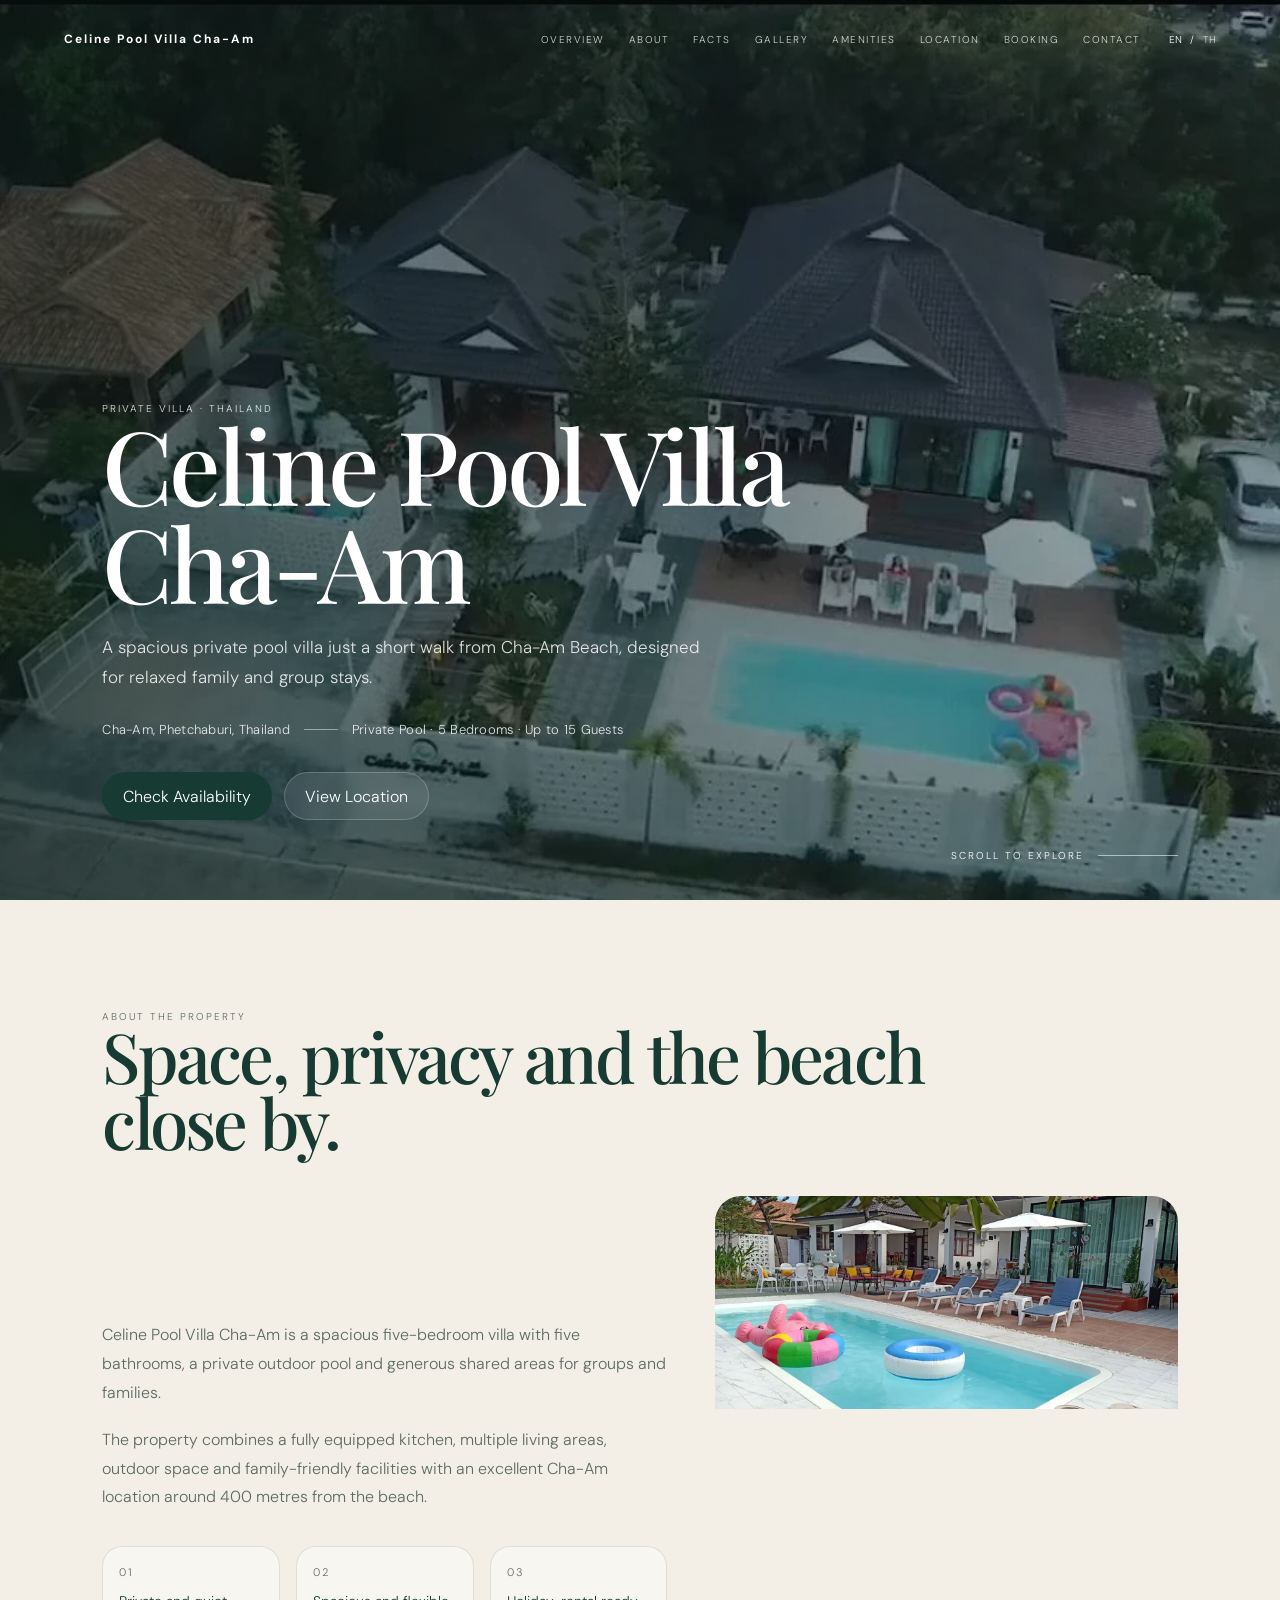
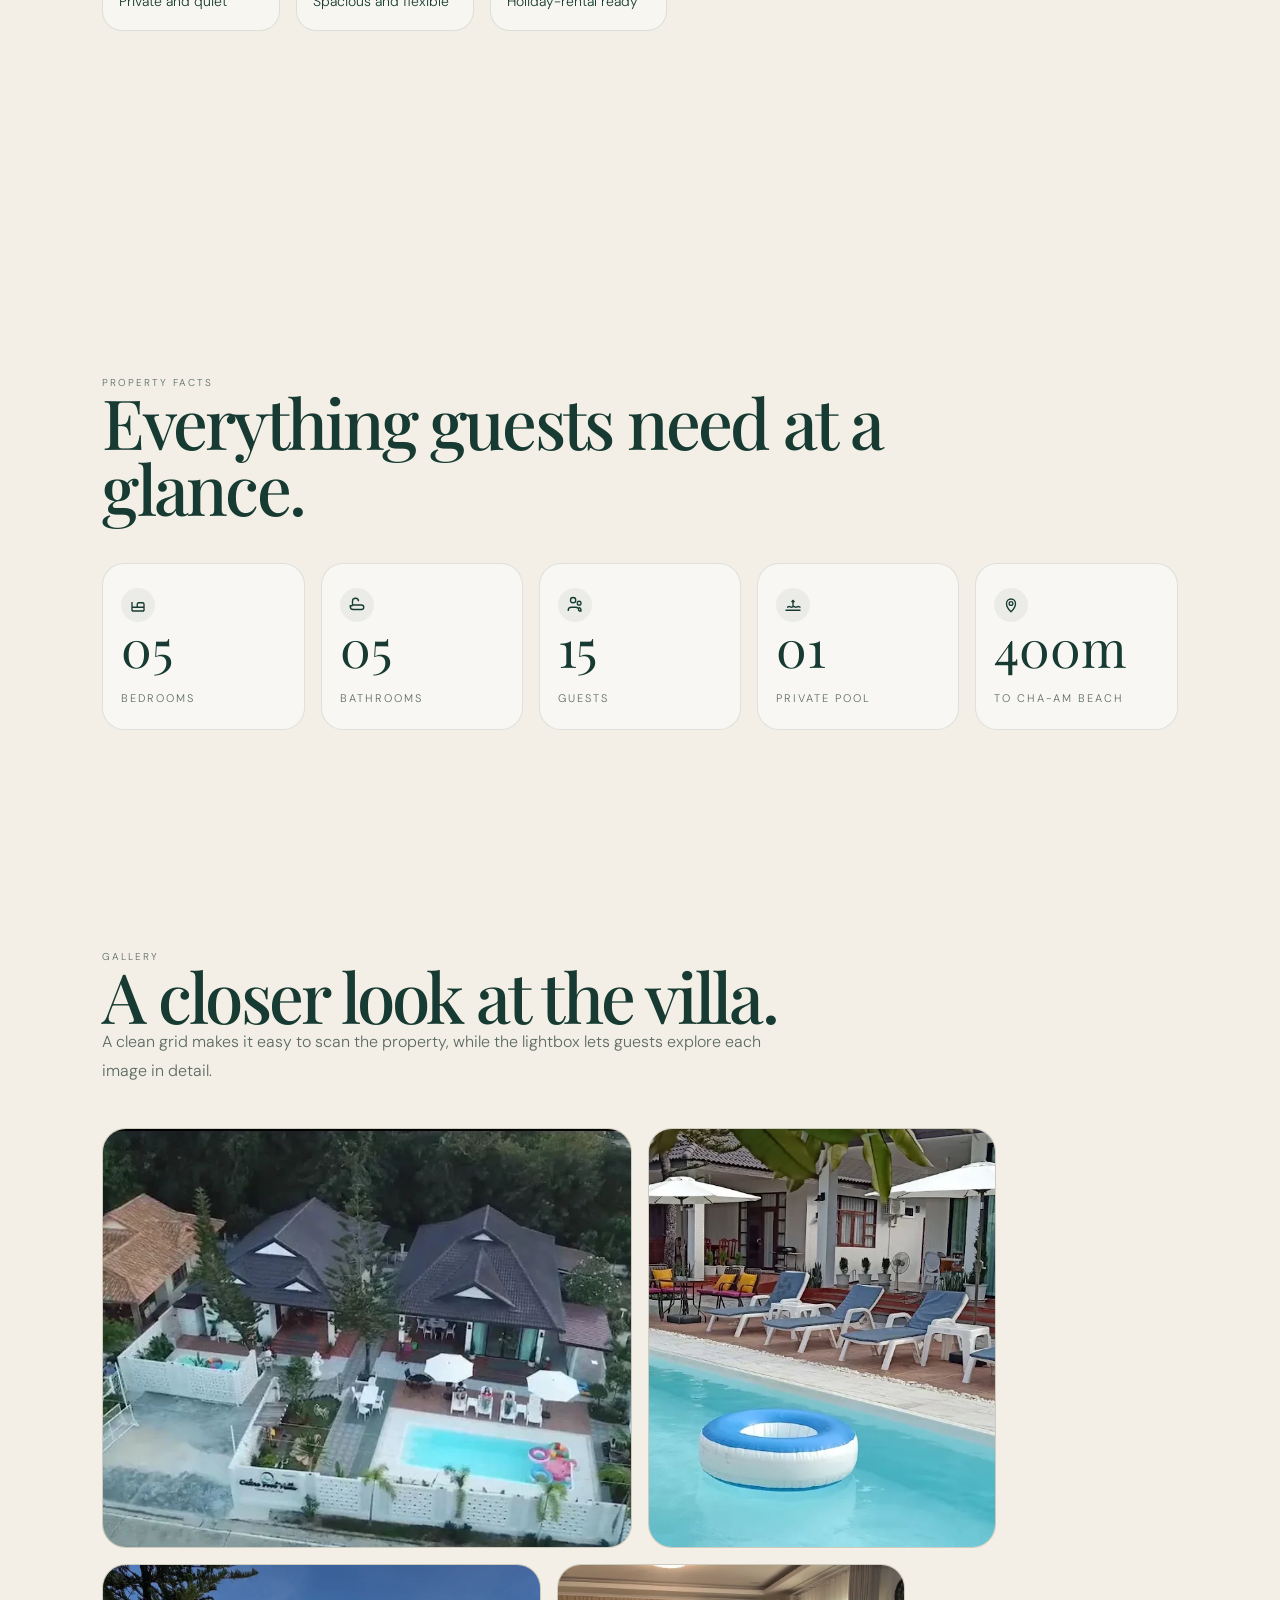
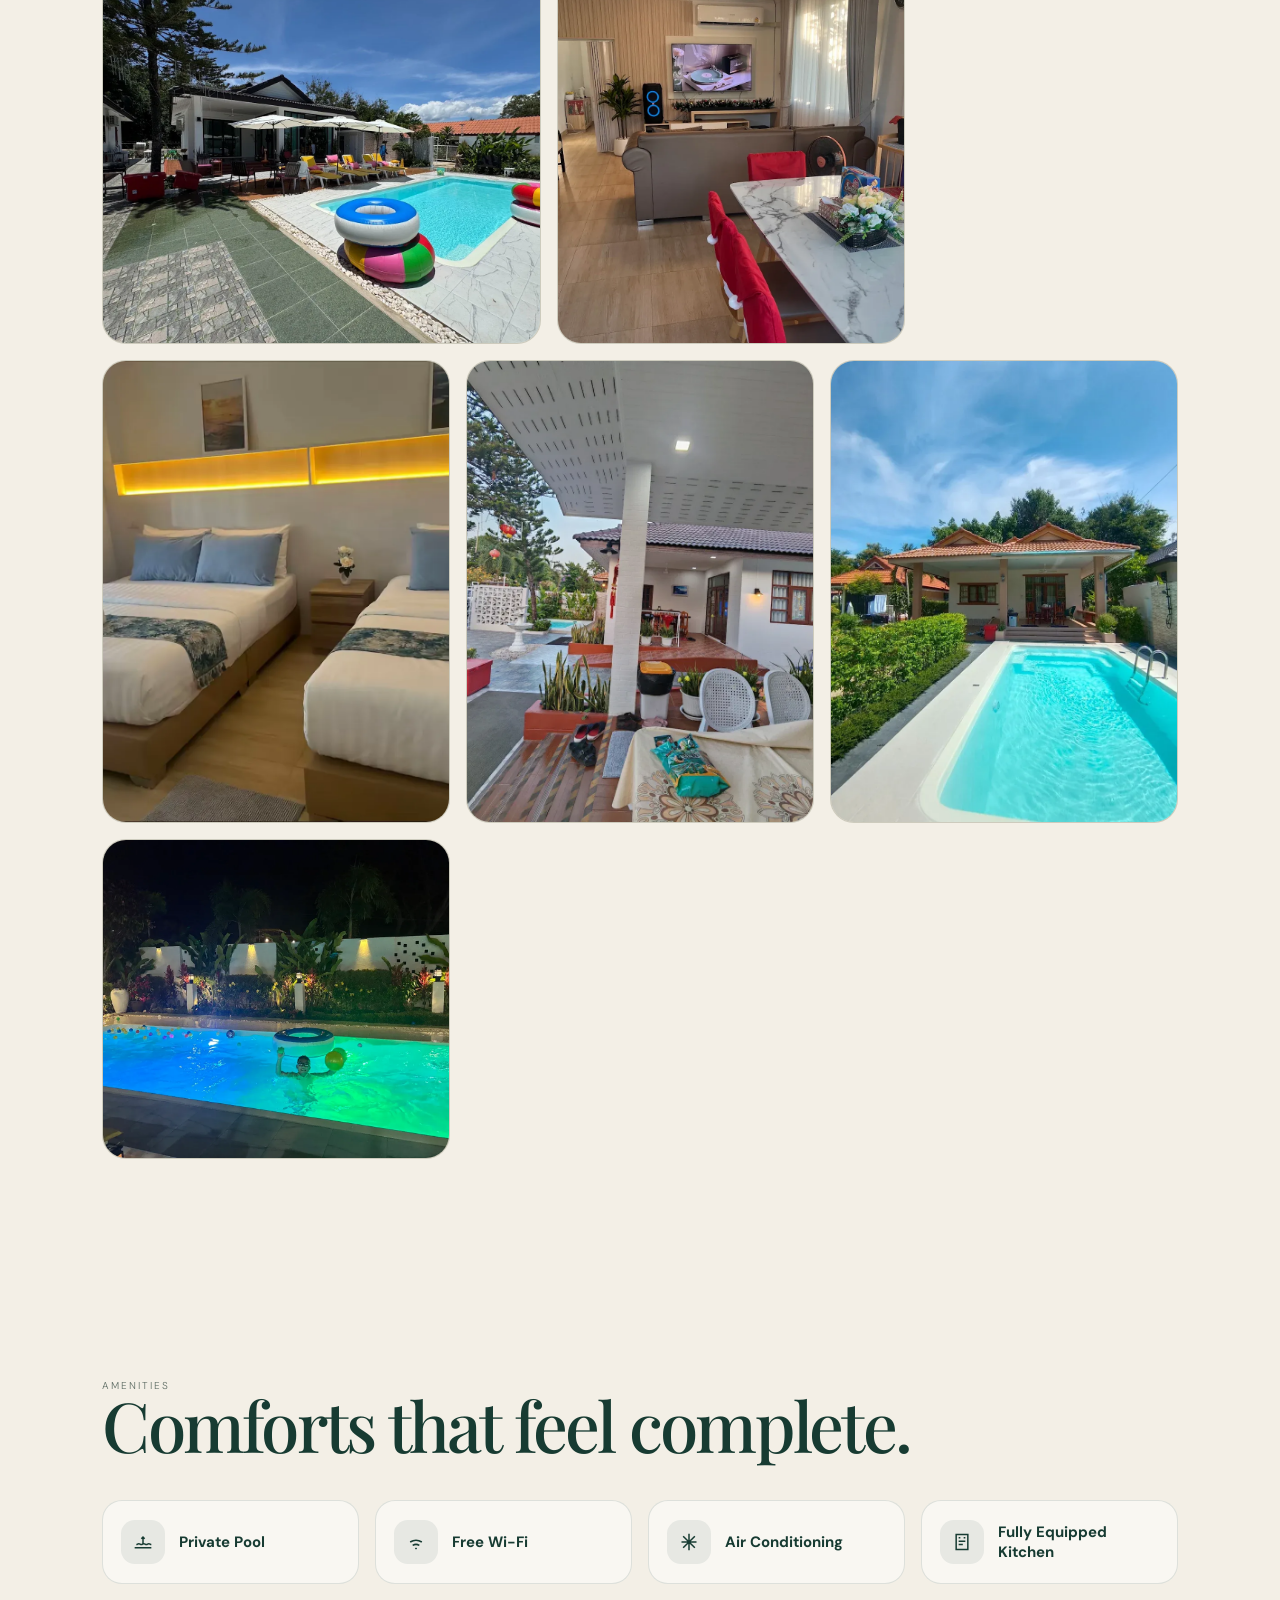
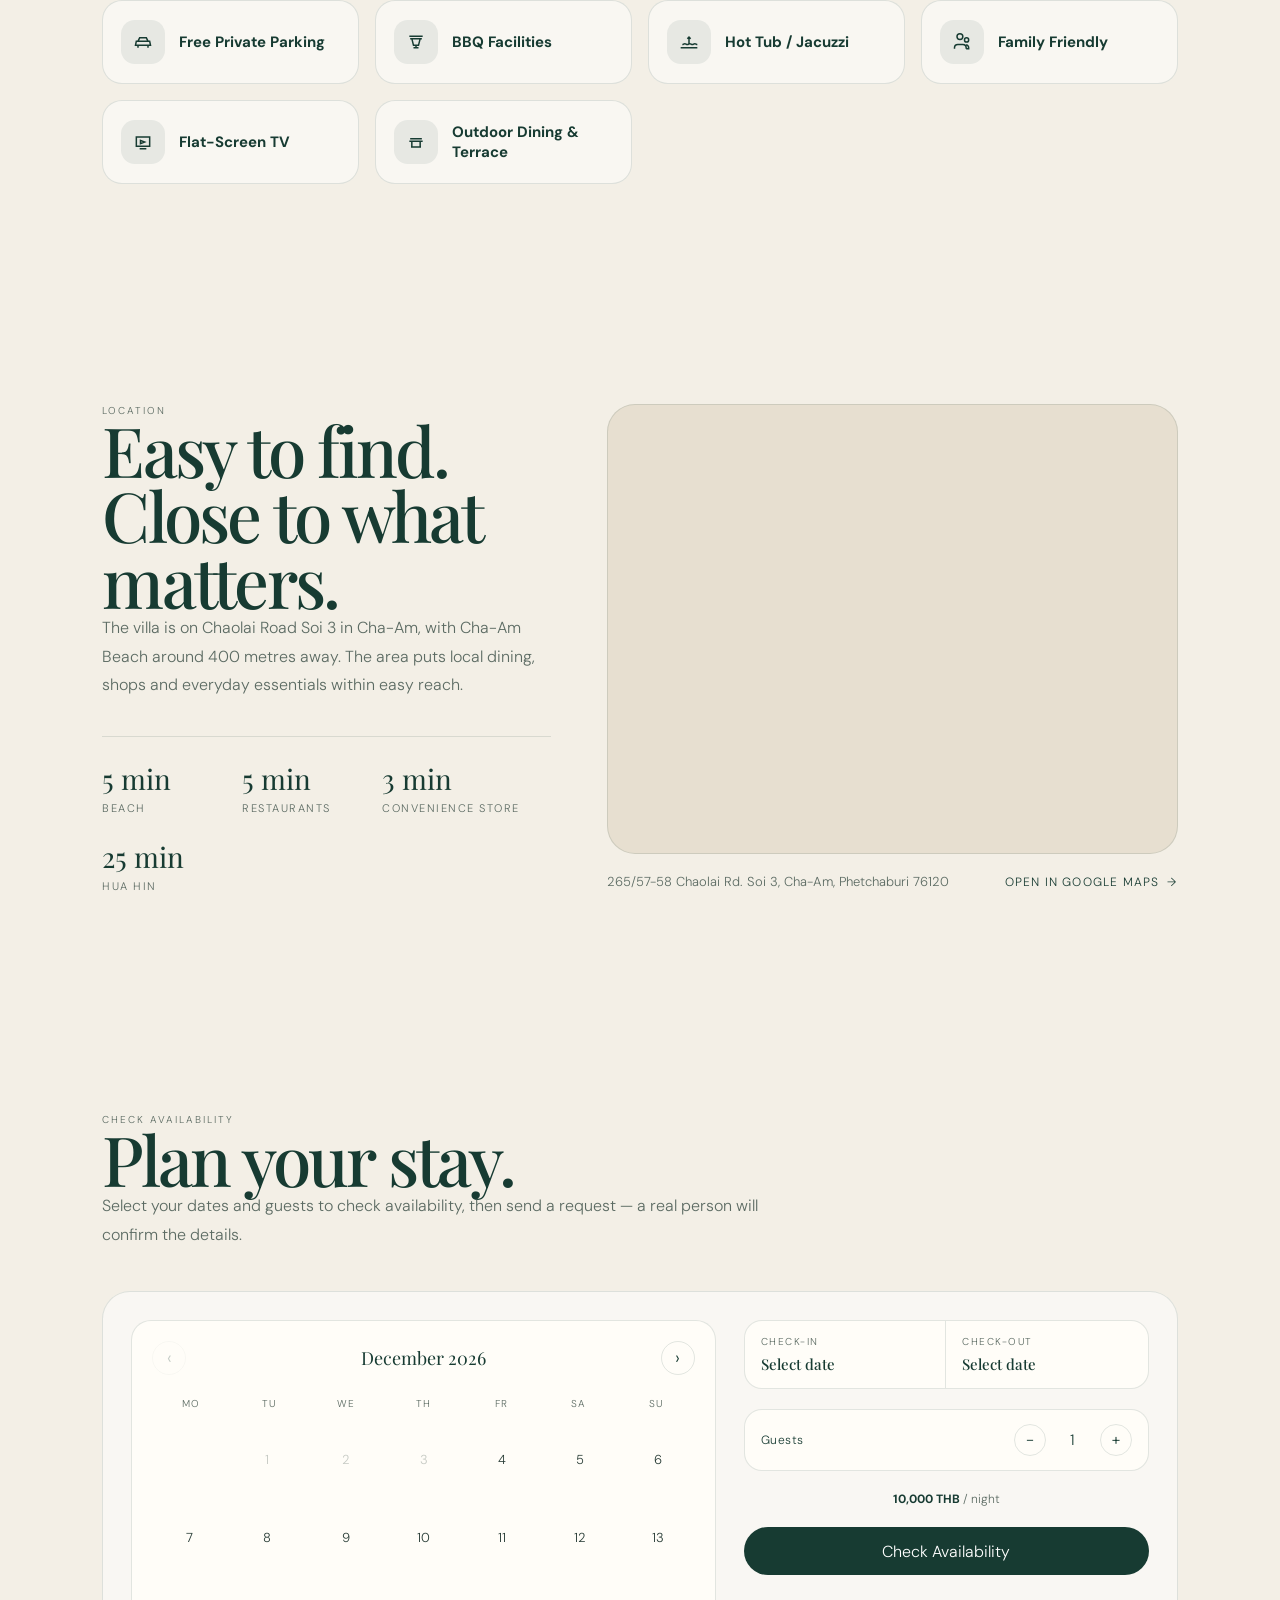
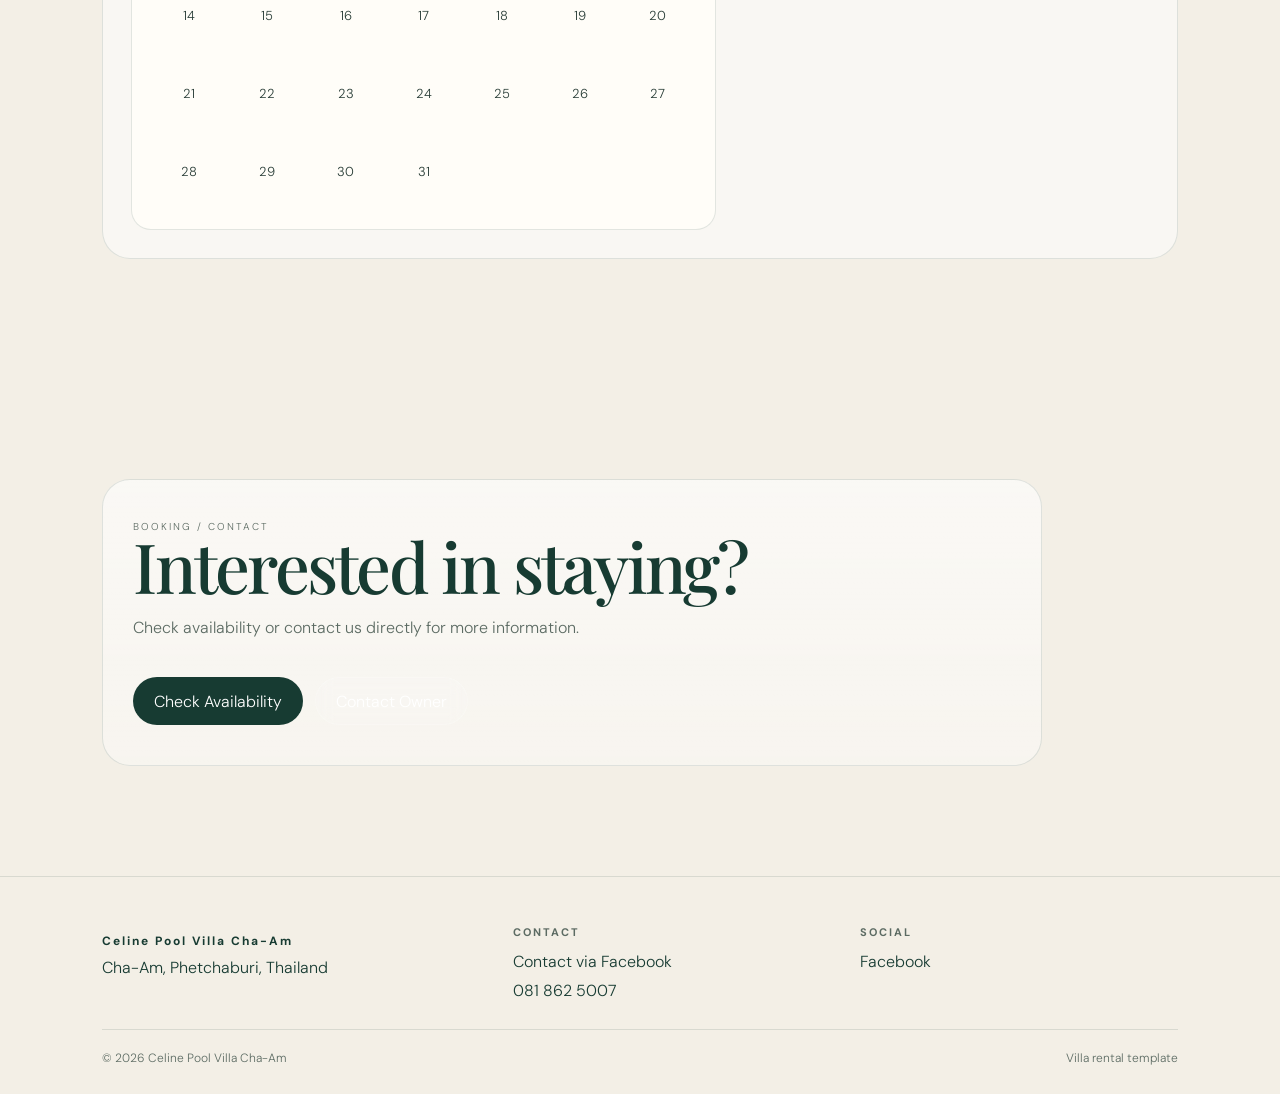
<file: index.html>
<!DOCTYPE html>
<html lang="en">

<head>
    <meta charset="UTF-8">

    <!-- Analytics (GA4 / Microsoft Clarity) is loaded dynamically from
         propertyConfig.analytics — see initAnalytics() in script.js. -->

    <meta name="viewport" content="width=device-width, initial-scale=1.0">

    <!-- SEO:START (generated by `node scripts/sync-seo.js` from propertyConfig.seo in site-data.js — do not edit by hand) -->
    <meta name="google-site-verification" content="Hb43-qcbDjaLqIUMhgzm0JbaVOmwpel54u8QZK-FxO0">

    <title>Celine Pool Villa Cha-Am — Cha-Am, Thailand</title>

    <meta name="description" content="Celine Pool Villa Cha-Am — a spacious private pool villa near Cha-Am Beach, Thailand.">

    <meta property="og:type" content="website">
    <meta property="og:title" content="Celine Pool Villa Cha-Am — Cha-Am, Thailand">
    <meta property="og:description" content="Celine Pool Villa Cha-Am — a spacious private pool villa near Cha-Am Beach, Thailand.">
    <meta property="og:image" content="assets/images/hero.webp">

    <meta name="twitter:card" content="summary_large_image">
    <meta name="twitter:title" content="Celine Pool Villa Cha-Am — Cha-Am, Thailand">
    <meta name="twitter:description" content="Celine Pool Villa Cha-Am — a spacious private pool villa near Cha-Am Beach, Thailand.">
    <meta name="twitter:image" content="assets/images/hero.webp">
    <!-- SEO:END -->

    <link rel="icon" href="favicon.ico" sizes="any">
    <link rel="icon" type="image/webp" href="assets/images/celine-pool-villa-favicon.webp">
    <link rel="apple-touch-icon" href="apple-touch-icon.png">

    <link rel="preload" as="image" href="assets/images/hero.webp" fetchpriority="high">

    <link rel="preconnect" href="https://fonts.googleapis.com">
    <link rel="preconnect" href="https://fonts.gstatic.com" crossorigin>

    <link
        href="https://fonts.googleapis.com/css2?family=DM+Sans:wght@300;400;500;700&family=Playfair+Display:wght@400;500;600;700&display=swap"
        rel="stylesheet">

    <link rel="stylesheet" href="style.css">
</head>

<body>

    <a href="#main-content" class="skip-link" data-i18n="skipToContent">Skip to main content</a>

    <nav class="navbar">
        <a href="#overview" class="nav-logo" data-property-name>Celine Pool Villa Cha Am</a>

        <div class="nav-links" id="navLinks">
            <a href="#overview" data-i18n="navOverview">Overview</a>
            <a href="#about" data-i18n="navAbout">About</a>
            <a href="#facts" data-i18n="navFacts">Facts</a>
            <a href="#gallery" data-i18n="navGallery">Gallery</a>
            <a href="#amenities" data-i18n="navAmenities">Amenities</a>
            <a href="#location" data-i18n="navLocation">Location</a>
            <a href="#booking" data-i18n="navBooking">Booking</a>
            <a href="#contact" data-i18n="navContact">Contact</a>
        </div>

        <div class="language-switch" aria-label="Language switch">
            <button class="language-btn active" data-lang="en" aria-pressed="true">EN</button>
            <span>/</span>
            <button class="language-btn" data-lang="th" aria-pressed="false">TH</button>
        </div>

        <button class="menu-toggle" aria-label="Open menu" aria-expanded="false" aria-controls="navLinks">
            <span></span>
            <span></span>
        </button>
    </nav>

    <header class="hero" id="overview">
        <img src="assets/images/hero.webp" alt="Celine Pool Villa Cha-Am exterior" class="hero-image"
            width="1080" height="609" fetchpriority="high" decoding="async" data-property-hero-image>

        <div class="hero-overlay"></div>

        <div class="hero-content reveal">
            <p class="eyebrow" data-i18n="heroEyebrow">PRIVATE VILLA · THAILAND</p>

            <h1 data-property-hero-title style="color: #fff !important;">Celine Pool Villa Cha-Am</h1>

            <p class="hero-description" data-property-hero-description>
                A private holiday villa designed for relaxed stays, elevated comfort and seamless indoor-outdoor living.
            </p>

            <div class="hero-meta">
                <span data-property-location>Cha-Am, Phetchaburi, Thailand</span>
                <span class="detail-line"></span>
                <span data-property-hero-details>Private Pool · 4 Bedrooms · 8 Guests</span>
            </div>

            <div class="hero-actions">
                <a href="#booking" class="btn btn-primary" data-i18n="checkAvailability">Check Availability</a>
                <a href="#location" class="btn btn-secondary" data-i18n="viewLocation">View Location</a>
            </div>
        </div>

        <div class="scroll-indicator">
            <span data-i18n="scroll">Scroll to explore</span>
            <div class="scroll-line"></div>
        </div>
    </header>

    <main id="main-content" tabindex="-1">

        <section class="section intro about-section" id="about">
            <div class="section-head reveal">
                <p class="eyebrow" data-i18n="aboutEyebrow">ABOUT THE PROPERTY</p>
                <h2 data-property-about-title>Designed for easy, elevated stays.</h2>
            </div>

            <div class="about-grid">
                <div class="about-copy reveal">
                    <p class="intro-text" data-property-about-body>
                        Celine Pool Villa Cha Am blends calm interiors, generous outdoor space and a private pool into a
                        polished holiday-home experience.
                    </p>

                    <p class="secondary-text" data-property-about-body-2>
                        It is built for guests who want a comfortable base for family trips, group getaways or longer
                        stays — with a layout that feels simple to understand and easy to enjoy.
                    </p>

                    <div class="about-points">
                        <div>
                            <span>01</span>
                            <p data-i18n="aboutPointOne">Private and quiet</p>
                        </div>

                        <div>
                            <span>02</span>
                            <p data-i18n="aboutPointTwo">Spacious and flexible</p>
                        </div>

                        <div>
                            <span>03</span>
                            <p data-i18n="aboutPointThree">Holiday-rental ready</p>
                        </div>
                    </div>
                </div>

                <div class="about-image reveal-image">
                    <img src="assets/images/villa-main.webp" alt="Villa exterior" width="1360" height="626"
                        loading="lazy" decoding="async" data-property-about-image>
                </div>
            </div>
        </section>

        <section class="section facts-section" id="facts">
            <div class="section-head reveal">
                <p class="eyebrow" data-i18n="factsEyebrow">PROPERTY FACTS</p>
                <h2 data-i18n="factsTitle">Everything guests need at a glance.</h2>
            </div>

            <div class="facts-grid" id="factsGrid"></div>
        </section>

        <section class="section gallery-section" id="gallery">
            <div class="section-head reveal">
                <p class="eyebrow" data-i18n="galleryEyebrow">GALLERY</p>
                <h2 data-i18n="galleryTitle">A closer look at the villa.</h2>

                <p class="section-intro" data-i18n="galleryText">
                    A clean grid makes it easy to scan the property, while the lightbox lets guests explore each image
                    in detail.
                </p>
            </div>

            <div class="gallery-grid" id="galleryGrid"></div>
        </section>

        <section class="section amenities-section" id="amenities">
            <div class="section-head reveal">
                <p class="eyebrow" data-i18n="amenitiesEyebrow">AMENITIES</p>
                <h2 data-i18n="amenitiesTitle">Comforts that feel complete.</h2>
            </div>

            <div class="amenities-grid" id="amenitiesGrid"></div>
        </section>

        <section class="section location-section" id="location">
            <div class="location-copy reveal">
                <p class="eyebrow" data-i18n="locationEyebrow">LOCATION</p>
                <h2 data-i18n="locationTitle">Easy to find. Close to what matters.</h2>

                <p class="intro-text" data-property-location-body>
                    Located in a calm residential area with quick access to the beach, restaurants and local essentials.
                </p>

                <div class="location-highlights" id="locationHighlightsGrid"></div>
            </div>

            <div class="map-panel reveal-image">
                <div class="map-frame">
                    <iframe data-property-map-embed src="" title="Property location map" loading="lazy"
                        referrerpolicy="no-referrer-when-downgrade"></iframe>
                </div>

                <div class="map-panel-footer">
                    <p class="map-address" data-property-map-address>cha am, Thailand</p>

                    <a class="map-cta" data-property-map-link href="#" target="_blank" rel="noopener">
                        <span data-i18n="openInMaps">Open in Google Maps</span>
                        <span class="map-cta-arrow" aria-hidden="true">→</span>
                    </a>
                </div>
            </div>
        </section>

        <section class="section booking-section" id="booking">
            <div class="section-head reveal">
                <p class="eyebrow" data-i18n="bookingEyebrow">CHECK AVAILABILITY</p>
                <h2 data-i18n="bookingTitle">Plan your stay.</h2>
                <p class="section-intro" data-i18n="bookingIntro">
                    Select your dates and guests to check availability, then send a request — a real person will
                    confirm the details.
                </p>
            </div>

            <div class="booking-panel reveal-image" id="bookingPanel">

                <!-- STEP 1: calendar + guests + check availability -->
                <div class="booking-widget" id="bookingWidget">
                    <div class="booking-calendar" id="bookingCalendar" aria-label="Availability calendar"></div>
                    <p class="sr-only" id="bookingCalendarLive" aria-live="polite" aria-atomic="true"></p>

                    <div class="booking-sidebar">
                        <div class="booking-dates">
                            <div class="booking-date-box">
                                <span data-i18n="checkInLabel">Check-in</span>
                                <strong id="bookingCheckInDisplay" data-i18n="selectDate">Select date</strong>
                            </div>
                            <div class="booking-date-box">
                                <span data-i18n="checkOutLabel">Check-out</span>
                                <strong id="bookingCheckOutDisplay" data-i18n="selectDate">Select date</strong>
                            </div>
                        </div>

                        <div class="booking-guests">
                            <label for="bookingGuests" data-i18n="guestsLabel">Guests</label>
                            <div class="guest-stepper">
                                <button type="button" class="guest-btn" id="guestMinus"
                                    aria-label="Decrease guests">−</button>
                                <input type="text" id="bookingGuests" name="guests" value="1" readonly
                                    inputmode="numeric" aria-live="polite" aria-label="Guests">
                                <button type="button" class="guest-btn" id="guestPlus"
                                    aria-label="Increase guests">+</button>
                            </div>
                        </div>

                        <p class="booking-rate-note" id="bookingRateNote" hidden></p>

                        <p class="booking-message" id="bookingValidationMessage" role="alert" hidden></p>

                        <button type="button" class="btn btn-primary booking-check-btn" id="bookingCheckBtn"
                            data-i18n="checkAvailabilityBtn">Check Availability</button>
                    </div>
                </div>

                <!-- STEP 2: result -->
                <div class="booking-result" id="bookingResult" hidden>
                    <div class="booking-result-state is-available" id="bookingAvailableState" hidden>
                        <p class="booking-result-icon" aria-hidden="true">✓</p>
                        <h3 data-i18n="availableTitle">Villa available</h3>
                        <p class="booking-result-summary" id="bookingAvailableSummary"></p>
                        <p class="booking-price-estimate" id="bookingPriceEstimate" hidden></p>
                        <button type="button" class="btn btn-primary" id="requestToBookBtn"
                            data-i18n="requestToBook">Request to Book</button>
                    </div>

                    <div class="booking-result-state is-unavailable" id="bookingUnavailableState" hidden>
                        <h3 data-i18n="unavailableTitle">Sorry, these dates are unavailable.</h3>
                        <p data-i18n="unavailableText">Please choose different dates.</p>
                        <button type="button" class="btn btn-secondary" id="chooseOtherDatesBtn"
                            data-i18n="chooseOtherDates">Choose Different Dates</button>
                    </div>
                </div>

                <!-- STEP 3: booking request form -->
                <div class="booking-request" id="bookingRequestSection" hidden>
                    <div class="booking-request-summary" id="bookingRequestSummary"></div>

                    <form id="bookingRequestForm" novalidate>
                        <div class="form-row">
                            <label for="reqName" data-i18n="nameLabel">Name</label>
                            <input type="text" id="reqName" name="name" required autocomplete="name">
                        </div>

                        <div class="form-row">
                            <label for="reqEmail" data-i18n="emailLabel">Email</label>
                            <input type="email" id="reqEmail" name="email" required autocomplete="email">
                        </div>

                        <div class="form-row">
                            <label for="reqPhone" data-i18n="phoneLineLabel">Phone / LINE</label>
                            <input type="text" id="reqPhone" name="phone" required autocomplete="tel">
                        </div>

                        <div class="form-row">
                            <label for="reqMessage" data-i18n="messageOptional">Message (optional)</label>
                            <textarea id="reqMessage" name="message" rows="3"></textarea>
                        </div>

                        <!-- Honeypot: hidden from real visitors, catnip for bots. Any value here
                             makes submitBookingRequest() silently drop the request. -->
                        <div class="form-row" aria-hidden="true"
                            style="position:absolute; left:-9999px; width:1px; height:1px; overflow:hidden;">
                            <label for="reqCompany">Company</label>
                            <input type="text" id="reqCompany" name="_gotcha" tabindex="-1" autocomplete="off">
                        </div>

                        <p class="booking-disclaimer" data-i18n="bookingDisclaimer">
                            Your booking is a request and will be confirmed by the property owner.
                        </p>

                        <p class="booking-message" id="bookingFormError" role="alert" hidden></p>

                        <div class="booking-form-actions">
                            <button type="button" class="btn btn-secondary" id="backToResultBtn"
                                data-i18n="back">Back</button>
                            <button type="submit" class="btn btn-primary" id="sendRequestBtn"
                                data-i18n="sendBookingRequest">Send Booking Request</button>
                        </div>
                    </form>
                </div>

                <!-- STEP 4: success -->
                <div class="booking-success" id="bookingSuccess" hidden>
                    <h3 data-i18n="successTitle">Booking Request Sent</h3>
                    <p class="booking-success-thanks" data-i18n="successThanks">Thank you!</p>
                    <p data-i18n="successReceived">Your request has been received.</p>

                    <div class="booking-success-summary" id="bookingSuccessSummary"></div>

                    <p class="booking-disclaimer" data-i18n="ownerWillContact">
                        The property owner will contact you to confirm availability and booking details.
                    </p>

                    <button type="button" class="btn btn-primary" id="backToPropertyBtn" data-i18n="backToProperty">Back
                        to Property</button>
                </div>

            </div>
        </section>

        <section class="section contact-section" id="contact">
            <div class="contact-card reveal">
                <p class="eyebrow" data-i18n="contactEyebrow">BOOKING / CONTACT</p>
                <h2 data-i18n="contactTitle">Interested in staying?</h2>

                <p data-i18n="contactText">
                    Check availability or contact us directly for more information.
                </p>

                <div class="contact-actions">
                    <a href="#booking" class="btn btn-primary" data-i18n="checkAvailability">Check Availability</a>

                    <a href="#" target="_blank" rel="noopener" data-property-contact-link
                        class="btn btn-secondary" data-i18n="contactOwner">Contact Owner</a>
                </div>
            </div>
        </section>

    </main>

    <footer class="footer">
        <div class="footer-inner">

            <div>
                <a href="#overview" class="footer-logo" data-property-name>Celine Pool Villa Cha Am</a>
                <p data-property-location>Cha-Am, Phetchaburi, Thailand</p>
            </div>

            <div>
                <h3 data-i18n="footerContact">Contact</h3>

                <a href="https://www.facebook.com/profile.php?id=61566361989612" target="_blank" rel="noopener"
                    data-property-email>Contact via Facebook</a>

                <a href="tel:0818625007" data-property-phone>081 862 5007</a>
            </div>

            <div>
                <h3 data-i18n="footerSocial">Social</h3>

                <a href="#" target="_blank" rel="noopener" data-property-contact-link
                    aria-label="Facebook">Facebook</a>
            </div>

        </div>

        <div class="footer-bottom">
            <span data-property-footer-copy>© 2026 Celine Pool Villa Cha Am</span>
            <span data-i18n="footerTemplate">Villa rental template</span>
        </div>
    </footer>

    <div class="lightbox" id="lightbox" role="dialog" aria-modal="true" aria-labelledby="lightboxCaption"
        aria-hidden="true">
        <button class="lightbox-close" type="button" aria-label="Close image">×</button>

        <button class="lightbox-nav lightbox-prev" type="button" aria-label="Previous image">‹</button>

        <figure class="lightbox-figure">
            <img id="lightboxImage" alt="">
            <figcaption id="lightboxCaption"></figcaption>
        </figure>

        <button class="lightbox-nav lightbox-next" type="button" aria-label="Next image">›</button>
    </div>

    <script src="translations.js"></script>
    <script src="site-data.js"></script>
    <script src="booking-logic.js"></script>
    <script src="script.js"></script>

</body>

</html>
</file>
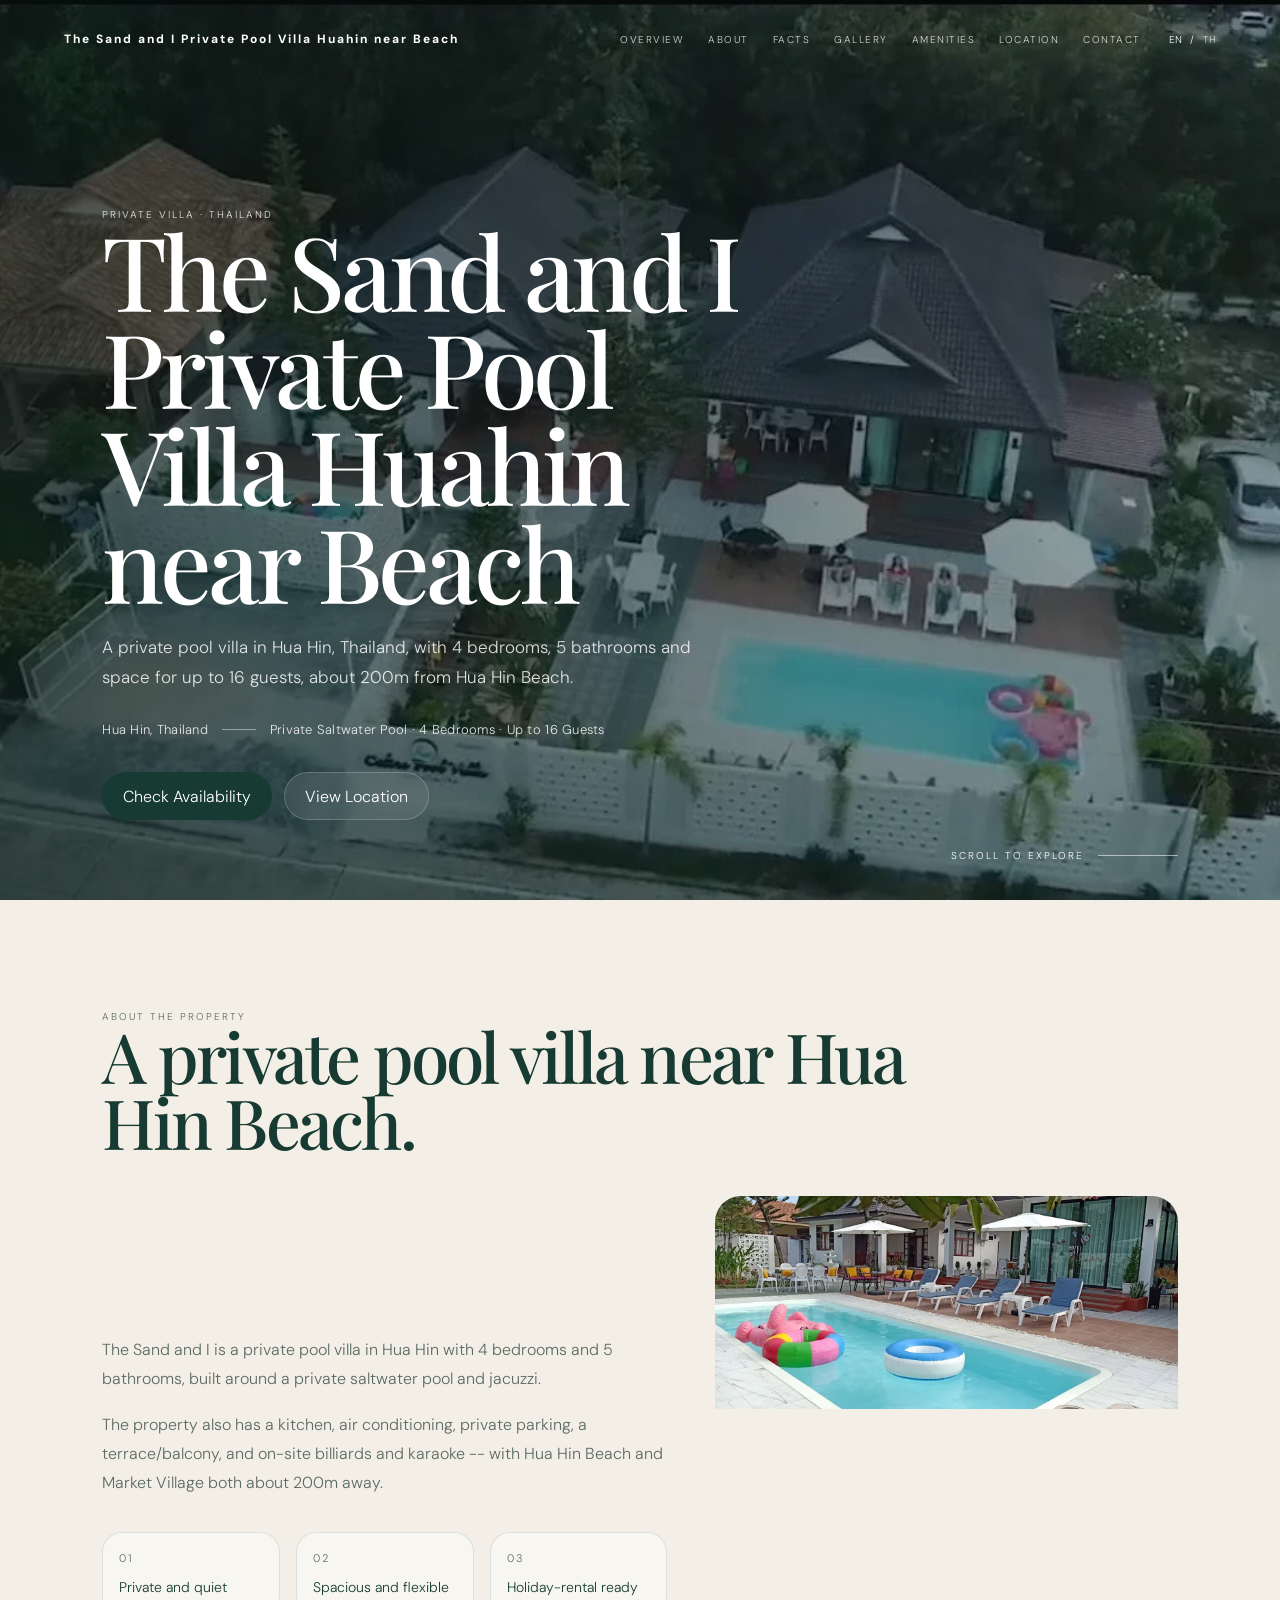
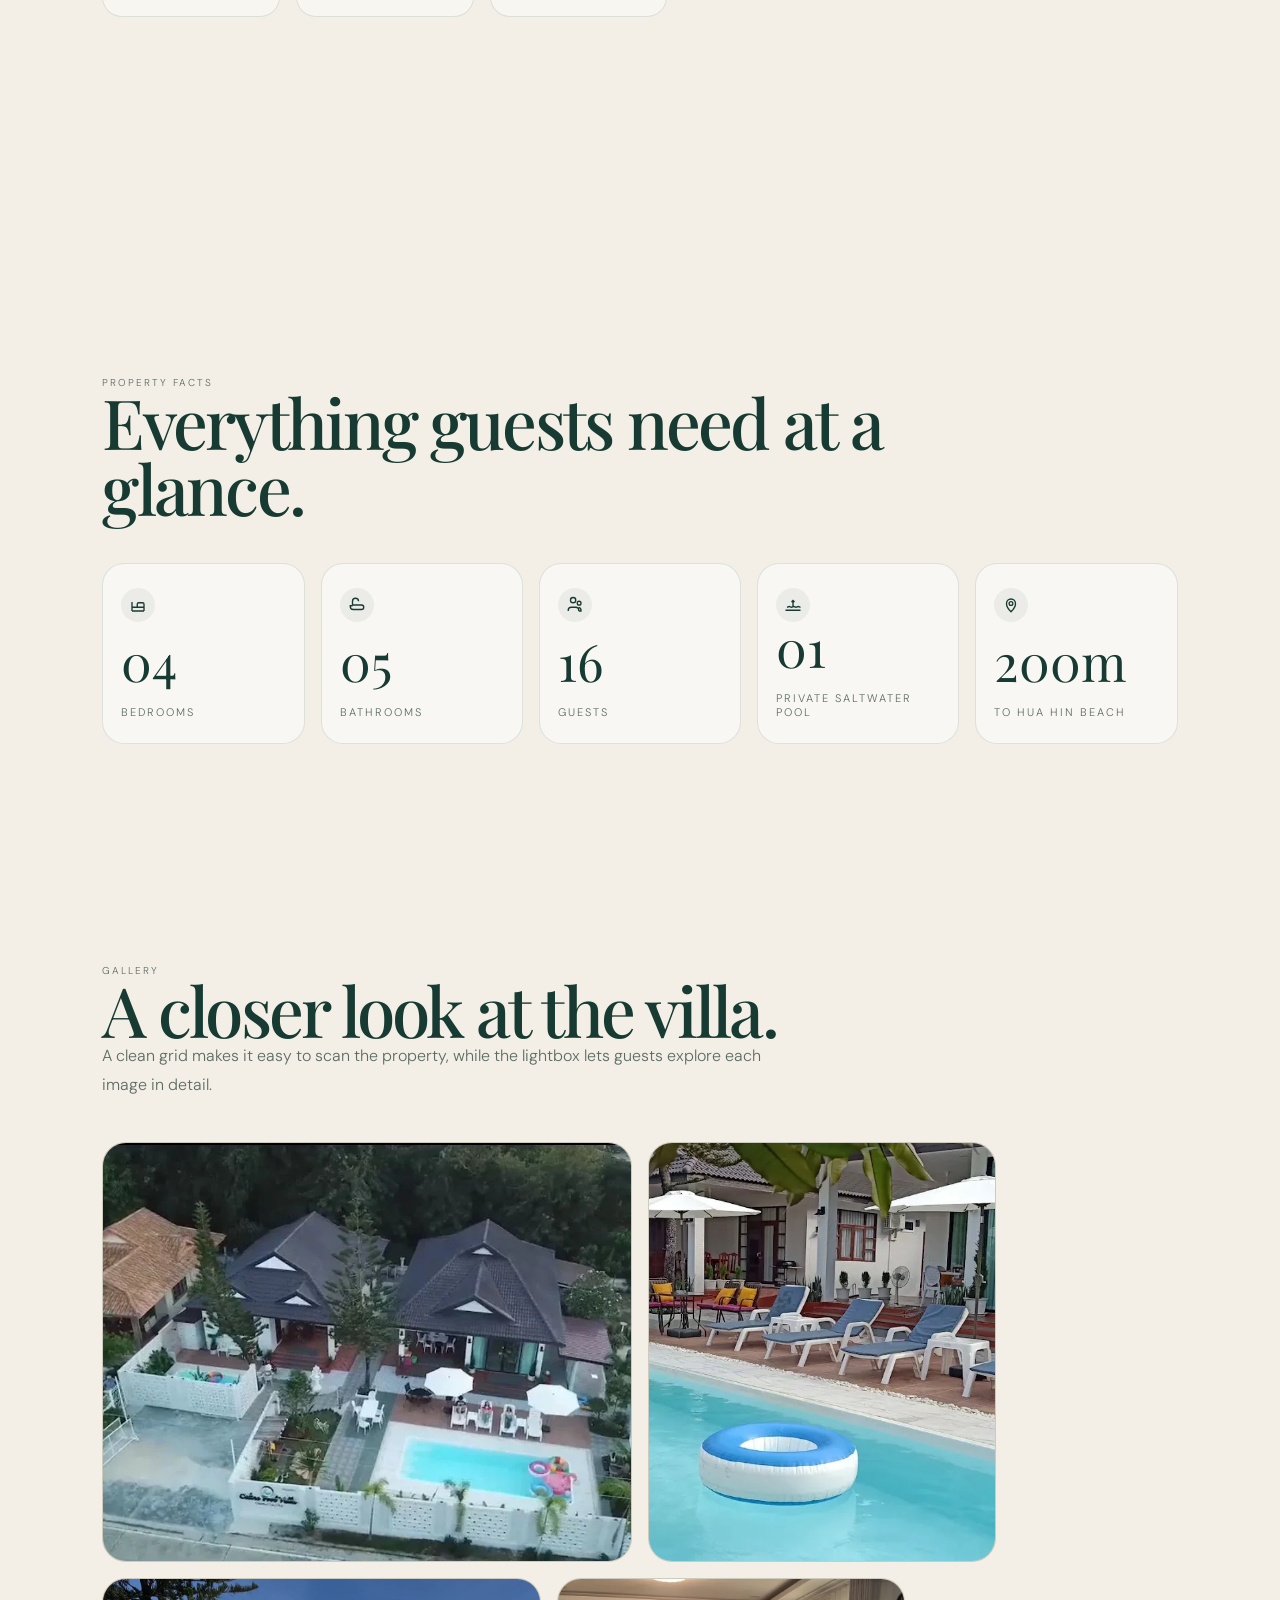
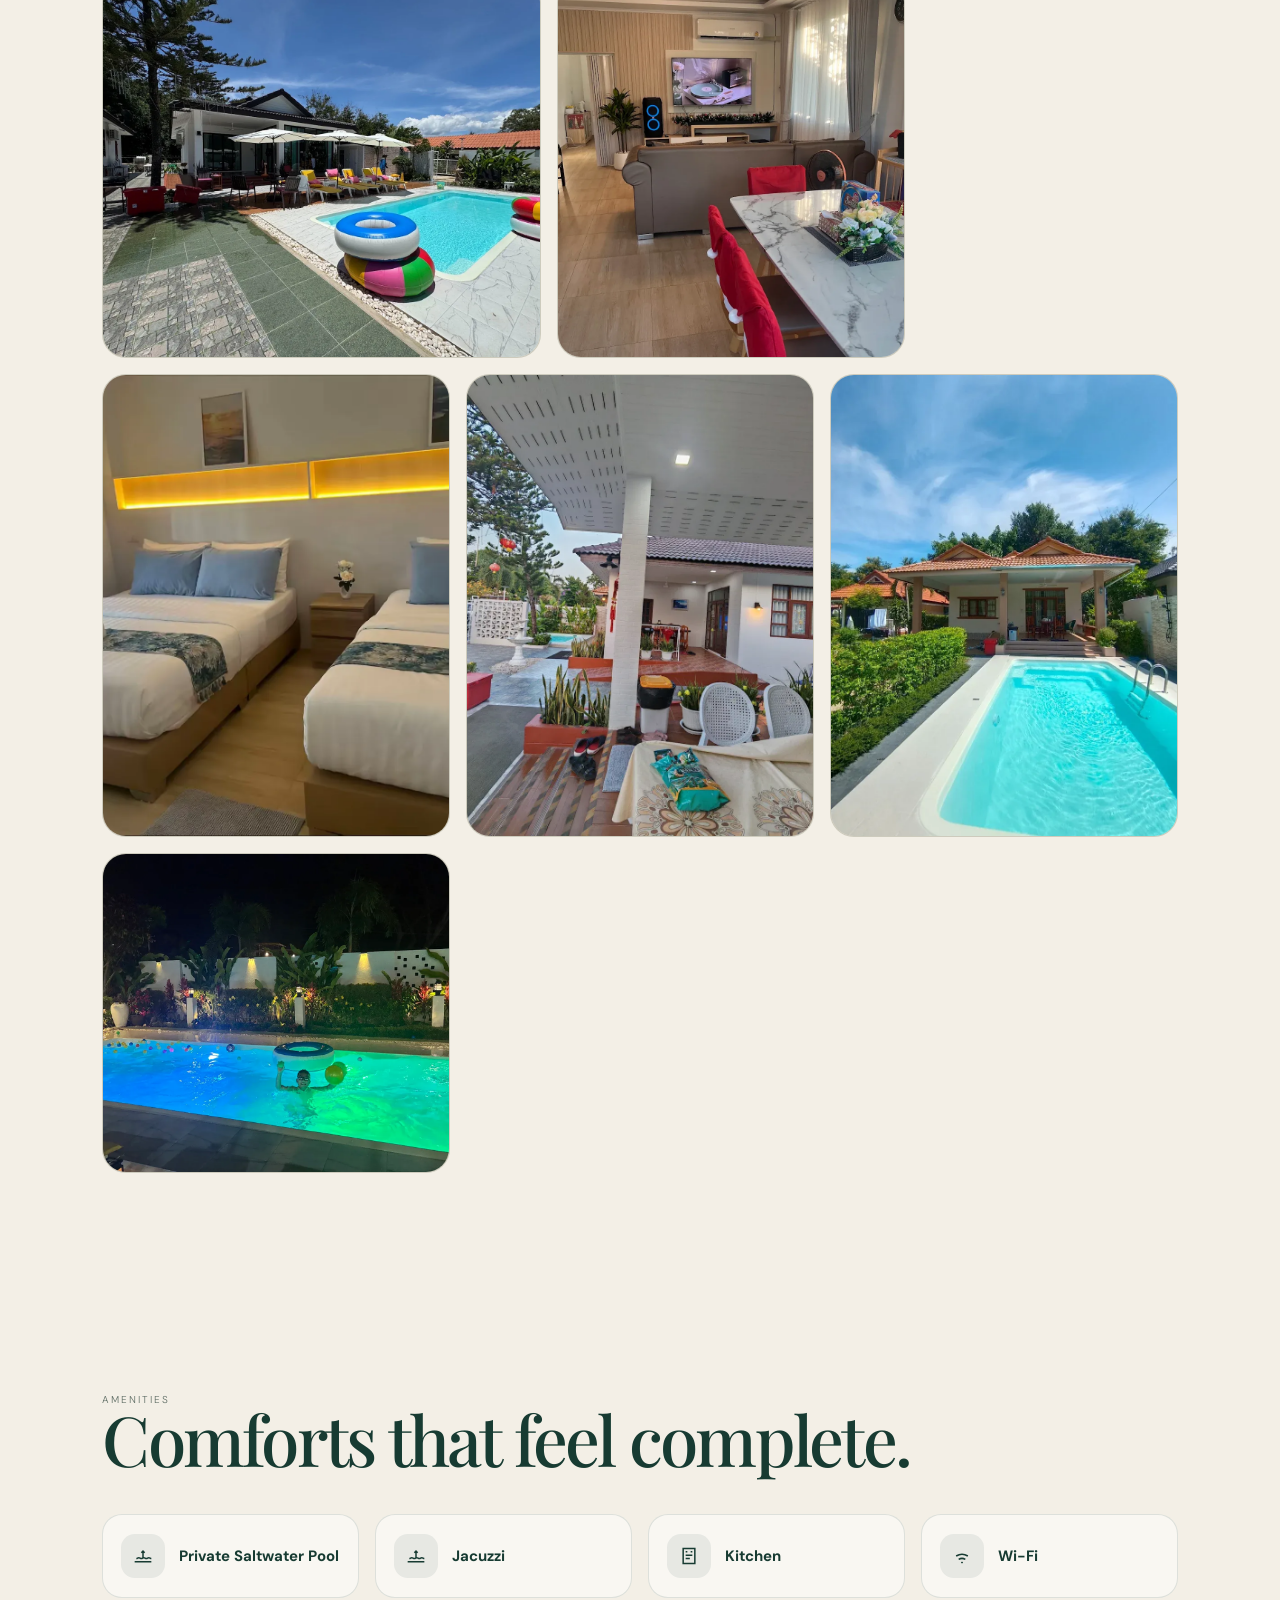
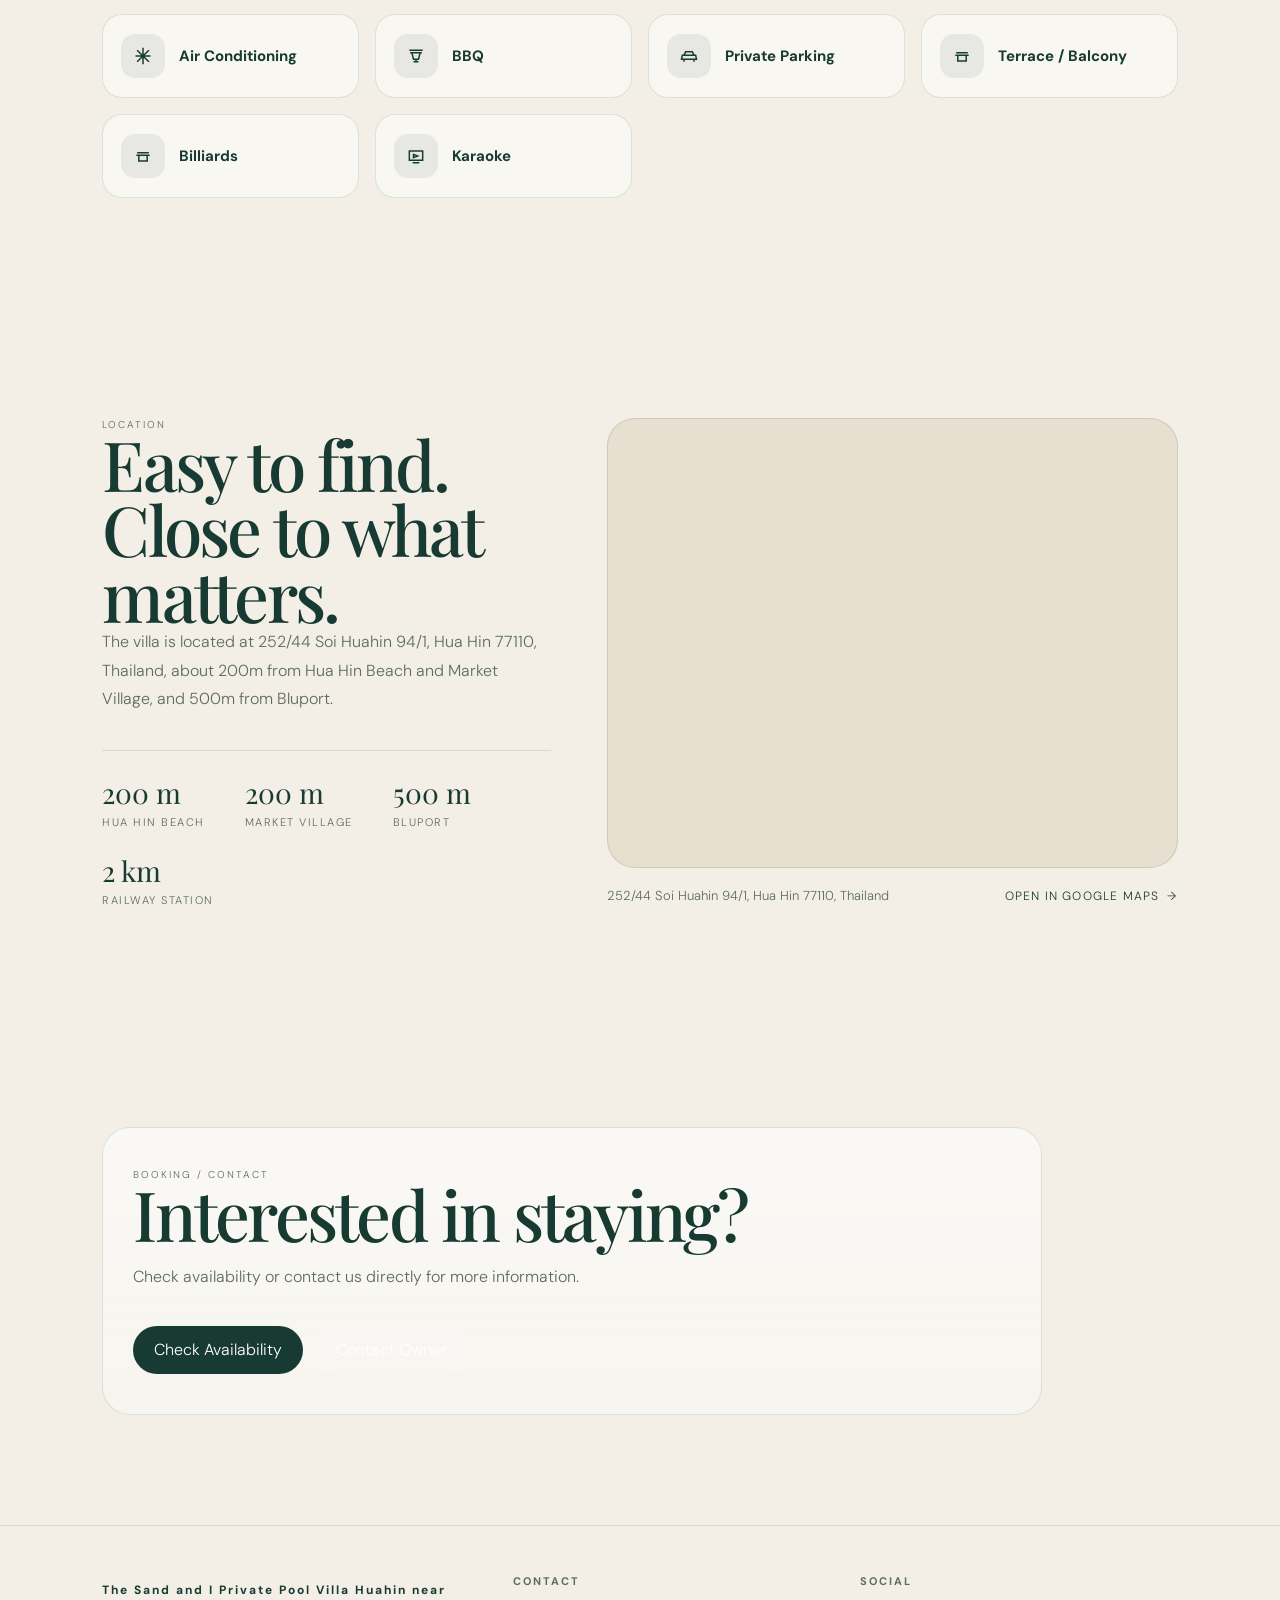
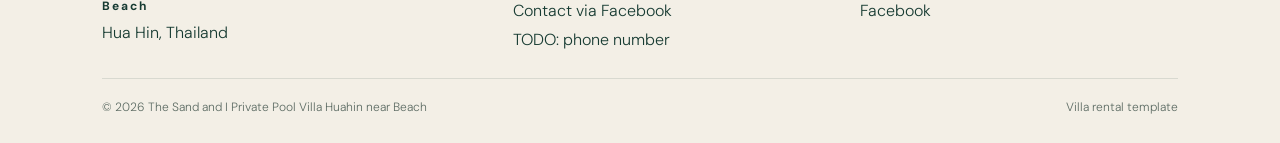
<file: property-2/index.html>
<!DOCTYPE html>
<html lang="en">

<head>
    <meta charset="UTF-8">

    <!-- Analytics (GA4 / Microsoft Clarity) is loaded dynamically from
         propertyConfig.analytics — see initAnalytics() in script.js. -->

    <meta name="viewport" content="width=device-width, initial-scale=1.0">

    <!-- SEO:START (generated by `node scripts/sync-seo.js` from propertyConfig.seo in site-data.js — do not edit by hand) -->
    <title>The Sand and I Private Pool Villa Huahin near Beach — Hua Hin, Thailand</title>

    <meta name="description" content="A private pool villa in Hua Hin, Thailand, with 4 bedrooms, 5 bathrooms and space for up to 16 guests, about 200m from Hua Hin Beach.">

    <meta property="og:type" content="website">
    <meta property="og:title" content="The Sand and I Private Pool Villa Huahin near Beach — Hua Hin, Thailand">
    <meta property="og:description" content="A private pool villa in Hua Hin, Thailand, with 4 bedrooms, 5 bathrooms and space for up to 16 guests, about 200m from Hua Hin Beach.">
    <meta property="og:image" content="assets/images/property-2-hero.webp">

    <meta name="twitter:card" content="summary_large_image">
    <meta name="twitter:title" content="The Sand and I Private Pool Villa Huahin near Beach — Hua Hin, Thailand">
    <meta name="twitter:description" content="A private pool villa in Hua Hin, Thailand, with 4 bedrooms, 5 bathrooms and space for up to 16 guests, about 200m from Hua Hin Beach.">
    <meta name="twitter:image" content="assets/images/property-2-hero.webp">
    <!-- SEO:END -->

    <link rel="icon" href="favicon.ico" sizes="any">
    <link rel="icon" type="image/webp" href="assets/images/property-2-favicon.webp">
    <link rel="apple-touch-icon" href="apple-touch-icon.png">

    <link rel="preload" as="image" href="assets/images/property-2-hero.webp" fetchpriority="high">

    <link rel="preconnect" href="https://fonts.googleapis.com">
    <link rel="preconnect" href="https://fonts.gstatic.com" crossorigin>

    <link
        href="https://fonts.googleapis.com/css2?family=DM+Sans:wght@300;400;500;700&family=Playfair+Display:wght@400;500;600;700&display=swap"
        rel="stylesheet">

    <link rel="stylesheet" href="style.css">
</head>

<body>

    <a href="#main-content" class="skip-link" data-i18n="skipToContent">Skip to main content</a>

    <nav class="navbar">
        <a href="#overview" class="nav-logo" data-property-name>The Sand and I Private Pool Villa Huahin near Beach</a>

        <div class="nav-links" id="navLinks">
            <a href="#overview" data-i18n="navOverview">Overview</a>
            <a href="#about" data-i18n="navAbout">About</a>
            <a href="#facts" data-i18n="navFacts">Facts</a>
            <a href="#gallery" data-i18n="navGallery">Gallery</a>
            <a href="#amenities" data-i18n="navAmenities">Amenities</a>
            <a href="#location" data-i18n="navLocation">Location</a>
            <a href="#booking" data-i18n="navBooking">Booking</a>
            <a href="#contact" data-i18n="navContact">Contact</a>
        </div>

        <div class="language-switch" aria-label="Language switch">
            <button class="language-btn active" data-lang="en" aria-pressed="true">EN</button>
            <span>/</span>
            <button class="language-btn" data-lang="th" aria-pressed="false">TH</button>
        </div>

        <button class="menu-toggle" aria-label="Open menu" aria-expanded="false" aria-controls="navLinks">
            <span></span>
            <span></span>
        </button>
    </nav>

    <header class="hero" id="overview">
        <img src="assets/images/property-2-hero.webp" alt="Placeholder photo -- reused from Property #1 for template testing" class="hero-image"
            width="1080" height="609" fetchpriority="high" decoding="async" data-property-hero-image>

        <div class="hero-overlay"></div>

        <div class="hero-content reveal">
            <p class="eyebrow" data-i18n="heroEyebrow">PRIVATE VILLA · THAILAND</p>

            <h1 data-property-hero-title style="color: #fff !important;">The Sand and I Private Pool Villa Huahin near Beach</h1>

            <p class="hero-description" data-property-hero-description>
                A private pool villa in Hua Hin, Thailand, with 4 bedrooms, 5 bathrooms and space for up to 16 guests, about 200m from Hua Hin Beach.
            </p>

            <div class="hero-meta">
                <span data-property-location>Hua Hin, Thailand</span>
                <span class="detail-line"></span>
                <span data-property-hero-details>Private Saltwater Pool · 4 Bedrooms · Up to 16 Guests</span>
            </div>

            <div class="hero-actions">
                <a href="#booking" class="btn btn-primary" data-i18n="checkAvailability">Check Availability</a>
                <a href="#location" class="btn btn-secondary" data-i18n="viewLocation">View Location</a>
            </div>
        </div>

        <div class="scroll-indicator">
            <span data-i18n="scroll">Scroll to explore</span>
            <div class="scroll-line"></div>
        </div>
    </header>

    <main id="main-content" tabindex="-1">

        <section class="section intro about-section" id="about">
            <div class="section-head reveal">
                <p class="eyebrow" data-i18n="aboutEyebrow">ABOUT THE PROPERTY</p>
                <h2 data-property-about-title>A private pool villa near Hua Hin Beach.</h2>
            </div>

            <div class="about-grid">
                <div class="about-copy reveal">
                    <p class="intro-text" data-property-about-body>
                        The Sand and I is a private pool villa in Hua Hin with 4 bedrooms and 5 bathrooms, built around a private saltwater pool and jacuzzi.
                    </p>

                    <p class="secondary-text" data-property-about-body-2>
                        The property also has a kitchen, air conditioning, private parking, a terrace/balcony, and on-site billiards and karaoke -- with Hua Hin Beach and Market Village both about 200m away.
                    </p>

                    <div class="about-points">
                        <div>
                            <span>01</span>
                            <p data-i18n="aboutPointOne">Private and quiet</p>
                        </div>

                        <div>
                            <span>02</span>
                            <p data-i18n="aboutPointTwo">Spacious and flexible</p>
                        </div>

                        <div>
                            <span>03</span>
                            <p data-i18n="aboutPointThree">Holiday-rental ready</p>
                        </div>
                    </div>
                </div>

                <div class="about-image reveal-image">
                    <img src="assets/images/property-2-villa-main.webp" alt="Placeholder photo -- reused from Property #1 for template testing" width="1360" height="626"
                        loading="lazy" decoding="async" data-property-about-image>
                </div>
            </div>
        </section>

        <section class="section facts-section" id="facts">
            <div class="section-head reveal">
                <p class="eyebrow" data-i18n="factsEyebrow">PROPERTY FACTS</p>
                <h2 data-i18n="factsTitle">Everything guests need at a glance.</h2>
            </div>

            <div class="facts-grid" id="factsGrid"></div>
        </section>

        <section class="section gallery-section" id="gallery">
            <div class="section-head reveal">
                <p class="eyebrow" data-i18n="galleryEyebrow">GALLERY</p>
                <h2 data-i18n="galleryTitle">A closer look at the villa.</h2>

                <p class="section-intro" data-i18n="galleryText">
                    A clean grid makes it easy to scan the property, while the lightbox lets guests explore each image
                    in detail.
                </p>
            </div>

            <div class="gallery-grid" id="galleryGrid"></div>
        </section>

        <section class="section amenities-section" id="amenities">
            <div class="section-head reveal">
                <p class="eyebrow" data-i18n="amenitiesEyebrow">AMENITIES</p>
                <h2 data-i18n="amenitiesTitle">Comforts that feel complete.</h2>
            </div>

            <div class="amenities-grid" id="amenitiesGrid"></div>
        </section>

        <section class="section location-section" id="location">
            <div class="location-copy reveal">
                <p class="eyebrow" data-i18n="locationEyebrow">LOCATION</p>
                <h2 data-i18n="locationTitle">Easy to find. Close to what matters.</h2>

                <p class="intro-text" data-property-location-body>
                    Located in a calm residential area with quick access to the beach, restaurants and local essentials.
                </p>

                <div class="location-highlights" id="locationHighlightsGrid"></div>
            </div>

            <div class="map-panel reveal-image">
                <div class="map-frame">
                    <iframe data-property-map-embed src="" title="Property location map" loading="lazy"
                        referrerpolicy="no-referrer-when-downgrade"></iframe>
                </div>

                <div class="map-panel-footer">
                    <p class="map-address" data-property-map-address>252/44 Soi Huahin 94/1, Hua Hin 77110, Thailand</p>

                    <a class="map-cta" data-property-map-link href="#" target="_blank" rel="noopener">
                        <span data-i18n="openInMaps">Open in Google Maps</span>
                        <span class="map-cta-arrow" aria-hidden="true">→</span>
                    </a>
                </div>
            </div>
        </section>

        <section class="section booking-section" id="booking">
            <div class="section-head reveal">
                <p class="eyebrow" data-i18n="bookingEyebrow">CHECK AVAILABILITY</p>
                <h2 data-i18n="bookingTitle">Plan your stay.</h2>
                <p class="section-intro" data-i18n="bookingIntro">
                    Select your dates and guests to check availability, then send a request — a real person will
                    confirm the details.
                </p>
            </div>

            <div class="booking-panel reveal-image" id="bookingPanel">

                <!-- STEP 1: calendar + guests + check availability -->
                <div class="booking-widget" id="bookingWidget">
                    <div class="booking-calendar" id="bookingCalendar" aria-label="Availability calendar"></div>
                    <p class="sr-only" id="bookingCalendarLive" aria-live="polite" aria-atomic="true"></p>

                    <div class="booking-sidebar">
                        <div class="booking-dates">
                            <div class="booking-date-box">
                                <span data-i18n="checkInLabel">Check-in</span>
                                <strong id="bookingCheckInDisplay" data-i18n="selectDate">Select date</strong>
                            </div>
                            <div class="booking-date-box">
                                <span data-i18n="checkOutLabel">Check-out</span>
                                <strong id="bookingCheckOutDisplay" data-i18n="selectDate">Select date</strong>
                            </div>
                        </div>

                        <div class="booking-guests">
                            <label for="bookingGuests" data-i18n="guestsLabel">Guests</label>
                            <div class="guest-stepper">
                                <button type="button" class="guest-btn" id="guestMinus"
                                    aria-label="Decrease guests">−</button>
                                <input type="text" id="bookingGuests" name="guests" value="1" readonly
                                    inputmode="numeric" aria-live="polite" aria-label="Guests">
                                <button type="button" class="guest-btn" id="guestPlus"
                                    aria-label="Increase guests">+</button>
                            </div>
                        </div>

                        <p class="booking-rate-note" id="bookingRateNote" hidden></p>

                        <p class="booking-message" id="bookingValidationMessage" role="alert" hidden></p>

                        <button type="button" class="btn btn-primary booking-check-btn" id="bookingCheckBtn"
                            data-i18n="checkAvailabilityBtn">Check Availability</button>
                    </div>
                </div>

                <!-- STEP 2: result -->
                <div class="booking-result" id="bookingResult" hidden>
                    <div class="booking-result-state is-available" id="bookingAvailableState" hidden>
                        <p class="booking-result-icon" aria-hidden="true">✓</p>
                        <h3 data-i18n="availableTitle">Villa available</h3>
                        <p class="booking-result-summary" id="bookingAvailableSummary"></p>
                        <p class="booking-price-estimate" id="bookingPriceEstimate" hidden></p>
                        <button type="button" class="btn btn-primary" id="requestToBookBtn"
                            data-i18n="requestToBook">Request to Book</button>
                    </div>

                    <div class="booking-result-state is-unavailable" id="bookingUnavailableState" hidden>
                        <h3 data-i18n="unavailableTitle">Sorry, these dates are unavailable.</h3>
                        <p data-i18n="unavailableText">Please choose different dates.</p>
                        <button type="button" class="btn btn-secondary" id="chooseOtherDatesBtn"
                            data-i18n="chooseOtherDates">Choose Different Dates</button>
                    </div>
                </div>

                <!-- STEP 3: booking request form -->
                <div class="booking-request" id="bookingRequestSection" hidden>
                    <div class="booking-request-summary" id="bookingRequestSummary"></div>

                    <form id="bookingRequestForm" novalidate>
                        <div class="form-row">
                            <label for="reqName" data-i18n="nameLabel">Name</label>
                            <input type="text" id="reqName" name="name" required autocomplete="name">
                        </div>

                        <div class="form-row">
                            <label for="reqEmail" data-i18n="emailLabel">Email</label>
                            <input type="email" id="reqEmail" name="email" required autocomplete="email">
                        </div>

                        <div class="form-row">
                            <label for="reqPhone" data-i18n="phoneLineLabel">Phone / LINE</label>
                            <input type="text" id="reqPhone" name="phone" required autocomplete="tel">
                        </div>

                        <div class="form-row">
                            <label for="reqMessage" data-i18n="messageOptional">Message (optional)</label>
                            <textarea id="reqMessage" name="message" rows="3"></textarea>
                        </div>

                        <!-- Honeypot: hidden from real visitors, catnip for bots. Any value here
                             makes submitBookingRequest() silently drop the request. -->
                        <div class="form-row" aria-hidden="true"
                            style="position:absolute; left:-9999px; width:1px; height:1px; overflow:hidden;">
                            <label for="reqCompany">Company</label>
                            <input type="text" id="reqCompany" name="_gotcha" tabindex="-1" autocomplete="off">
                        </div>

                        <p class="booking-disclaimer" data-i18n="bookingDisclaimer">
                            Your booking is a request and will be confirmed by the property owner.
                        </p>

                        <p class="booking-message" id="bookingFormError" role="alert" hidden></p>

                        <div class="booking-form-actions">
                            <button type="button" class="btn btn-secondary" id="backToResultBtn"
                                data-i18n="back">Back</button>
                            <button type="submit" class="btn btn-primary" id="sendRequestBtn"
                                data-i18n="sendBookingRequest">Send Booking Request</button>
                        </div>
                    </form>
                </div>

                <!-- STEP 4: success -->
                <div class="booking-success" id="bookingSuccess" hidden>
                    <h3 data-i18n="successTitle">Booking Request Sent</h3>
                    <p class="booking-success-thanks" data-i18n="successThanks">Thank you!</p>
                    <p data-i18n="successReceived">Your request has been received.</p>

                    <div class="booking-success-summary" id="bookingSuccessSummary"></div>

                    <p class="booking-disclaimer" data-i18n="ownerWillContact">
                        The property owner will contact you to confirm availability and booking details.
                    </p>

                    <button type="button" class="btn btn-primary" id="backToPropertyBtn" data-i18n="backToProperty">Back
                        to Property</button>
                </div>

            </div>
        </section>

        <section class="section contact-section" id="contact">
            <div class="contact-card reveal">
                <p class="eyebrow" data-i18n="contactEyebrow">BOOKING / CONTACT</p>
                <h2 data-i18n="contactTitle">Interested in staying?</h2>

                <p data-i18n="contactText">
                    Check availability or contact us directly for more information.
                </p>

                <div class="contact-actions">
                    <a href="#booking" class="btn btn-primary" data-i18n="checkAvailability">Check Availability</a>

                    <a href="#" target="_blank" rel="noopener" data-property-contact-link
                        class="btn btn-secondary" data-i18n="contactOwner">Contact Owner</a>
                </div>
            </div>
        </section>

    </main>

    <footer class="footer">
        <div class="footer-inner">

            <div>
                <a href="#overview" class="footer-logo" data-property-name>The Sand and I Private Pool Villa Huahin near Beach</a>
                <p data-property-location>Hua Hin, Thailand</p>
            </div>

            <div>
                <h3 data-i18n="footerContact">Contact</h3>

                <a href="#" target="_blank" rel="noopener"
                    data-property-email>Contact via Facebook</a>

                <a href="tel:+66000000000" data-property-phone>+66 00 000 0000</a>
            </div>

            <div>
                <h3 data-i18n="footerSocial">Social</h3>

                <a href="#" target="_blank" rel="noopener" data-property-contact-link
                    aria-label="Facebook">Facebook</a>
            </div>

        </div>

        <div class="footer-bottom">
            <span data-property-footer-copy>© 2026 The Sand and I Private Pool Villa Huahin near Beach</span>
            <span data-i18n="footerTemplate">Villa rental template</span>
        </div>
    </footer>

    <div class="lightbox" id="lightbox" role="dialog" aria-modal="true" aria-labelledby="lightboxCaption"
        aria-hidden="true">
        <button class="lightbox-close" type="button" aria-label="Close image">×</button>

        <button class="lightbox-nav lightbox-prev" type="button" aria-label="Previous image">‹</button>

        <figure class="lightbox-figure">
            <img id="lightboxImage" alt="">
            <figcaption id="lightboxCaption"></figcaption>
        </figure>

        <button class="lightbox-nav lightbox-next" type="button" aria-label="Next image">›</button>
    </div>

    <script src="translations.js"></script>
    <script src="site-data.js"></script>
    <script src="booking-logic.js"></script>
    <script src="script.js"></script>

</body>

</html>
</file>
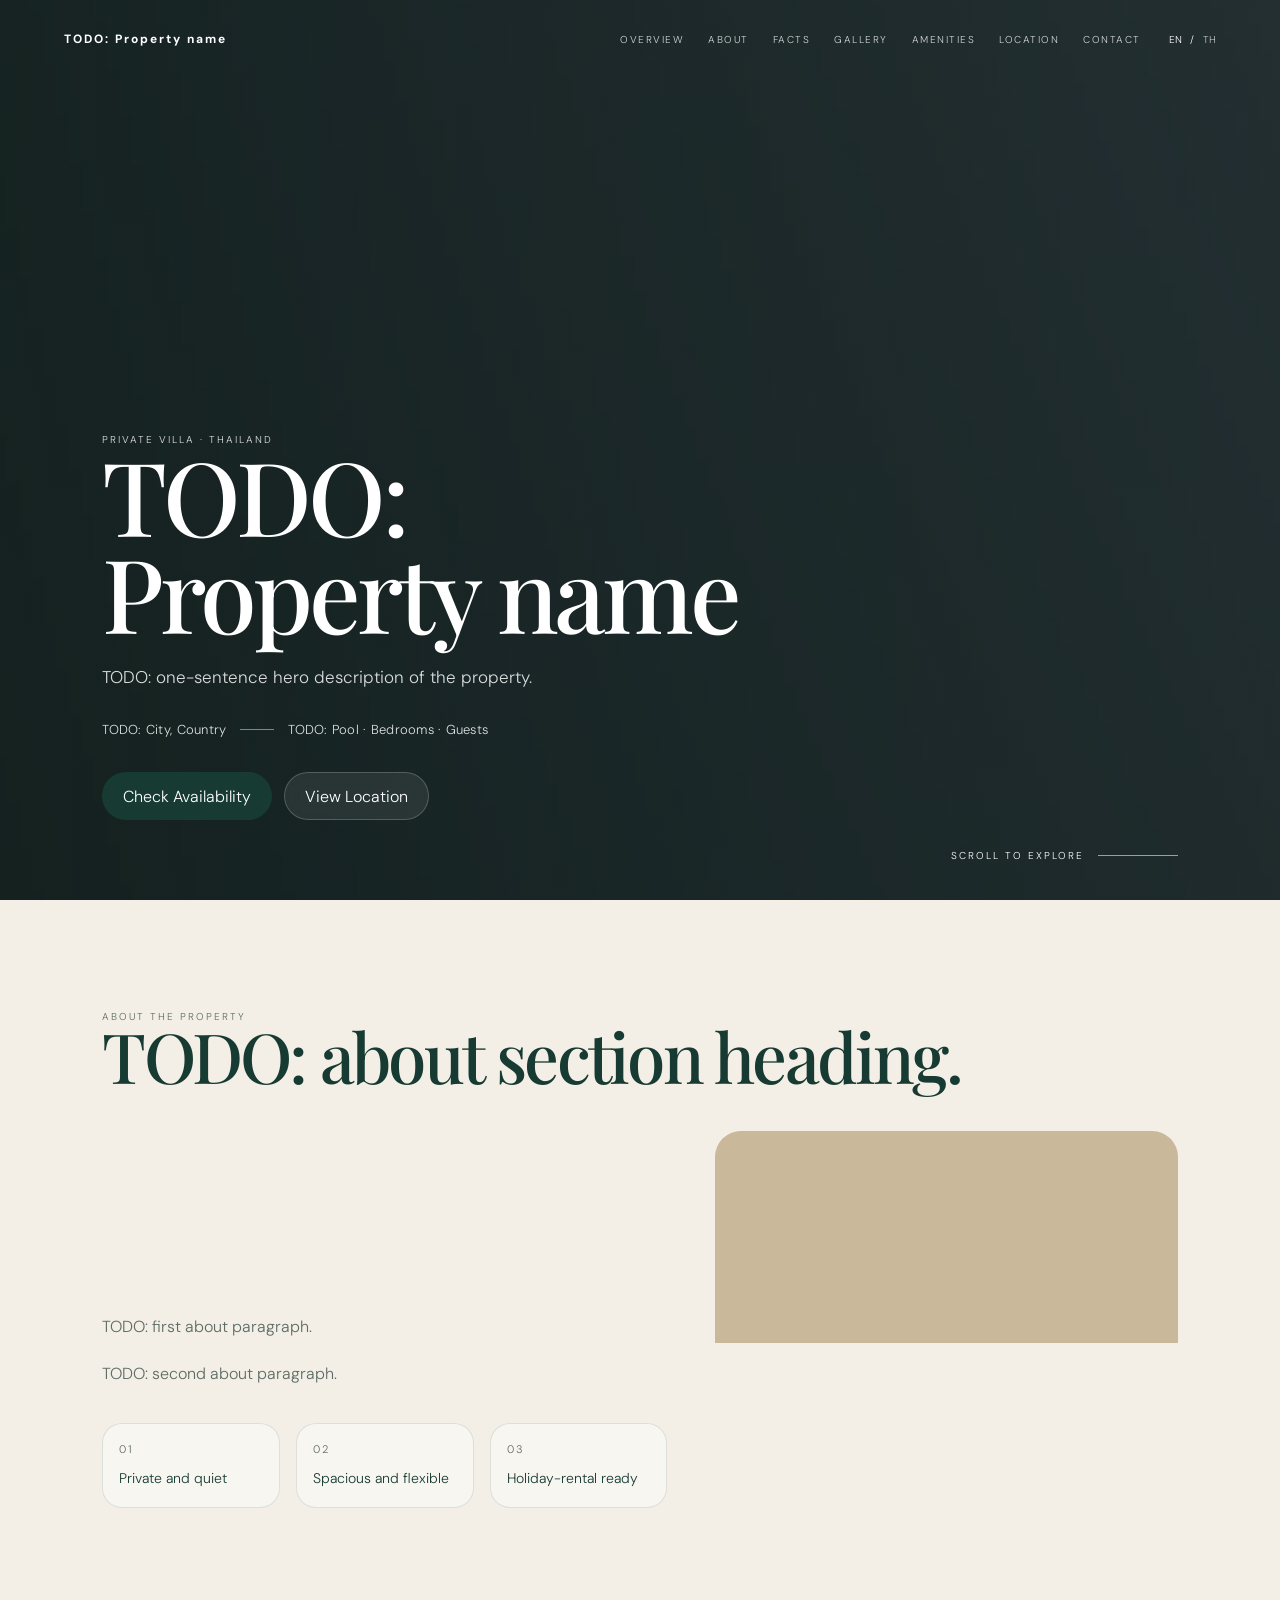
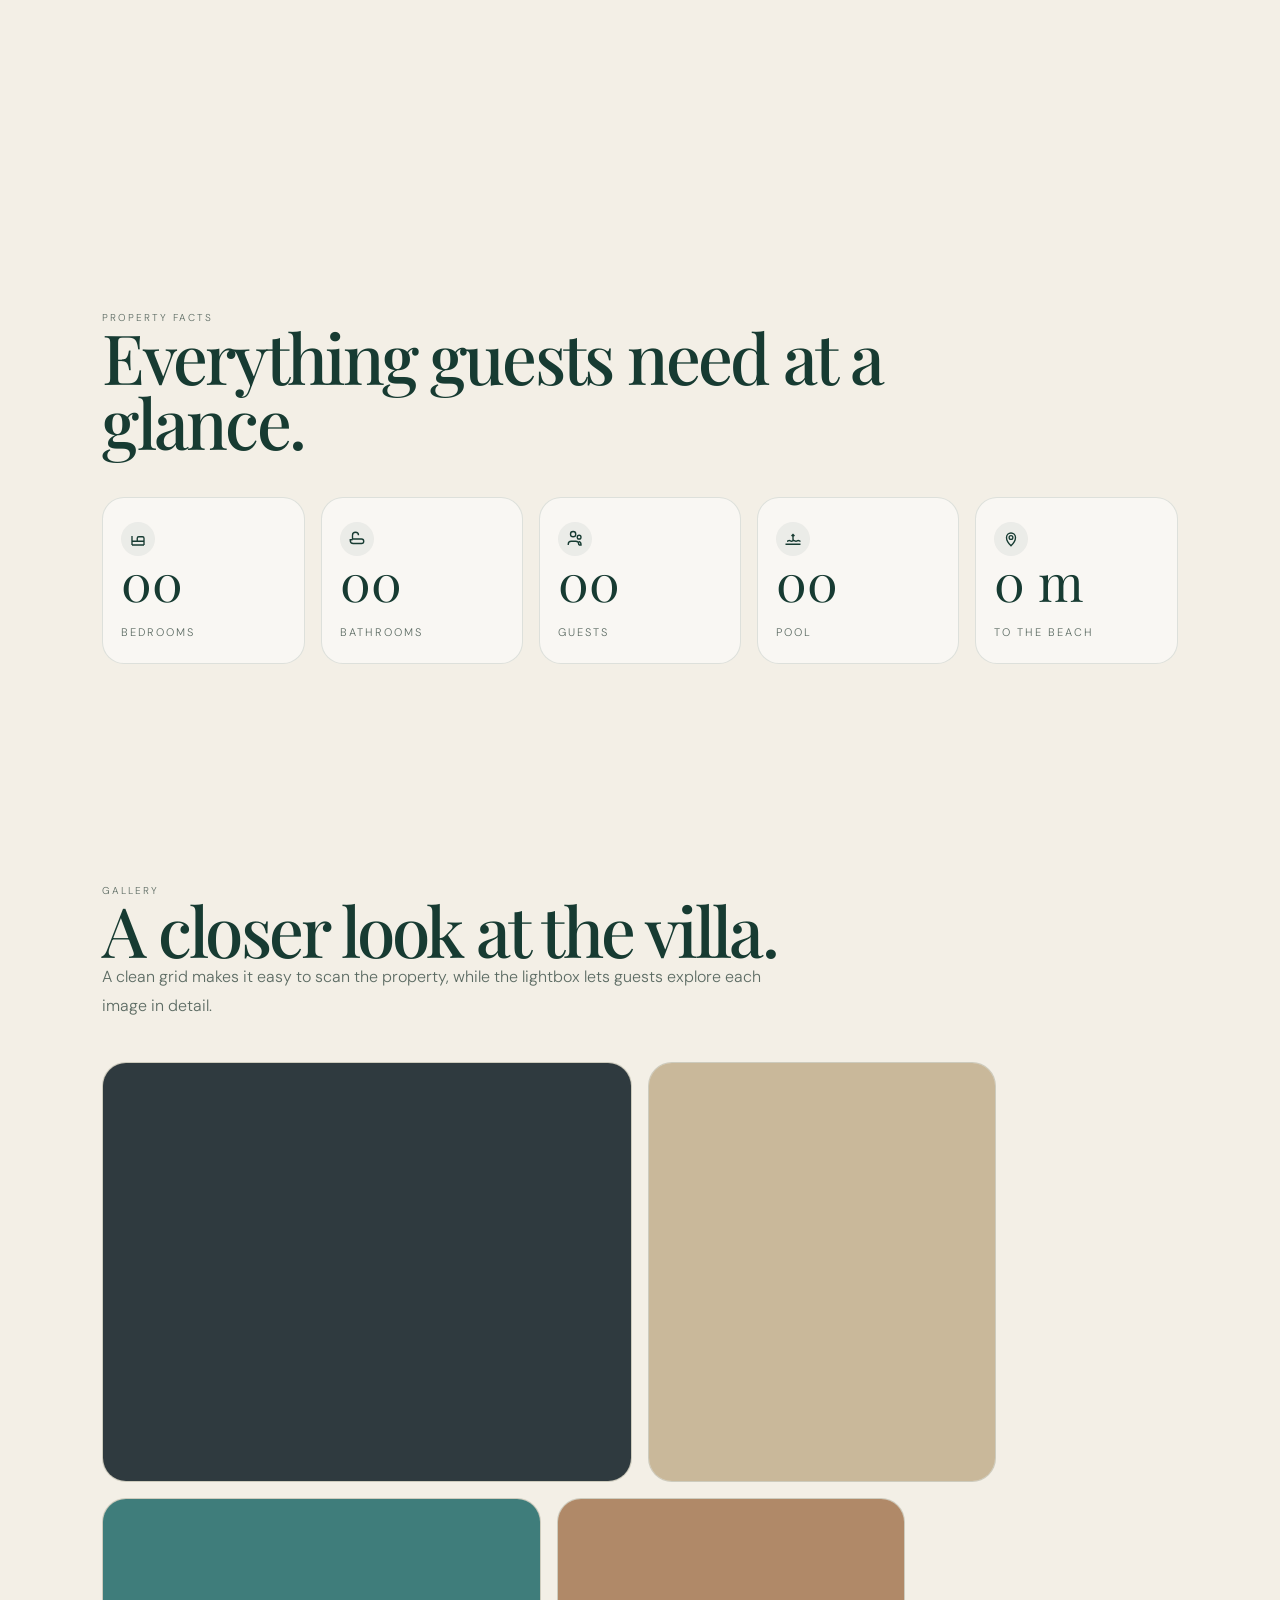
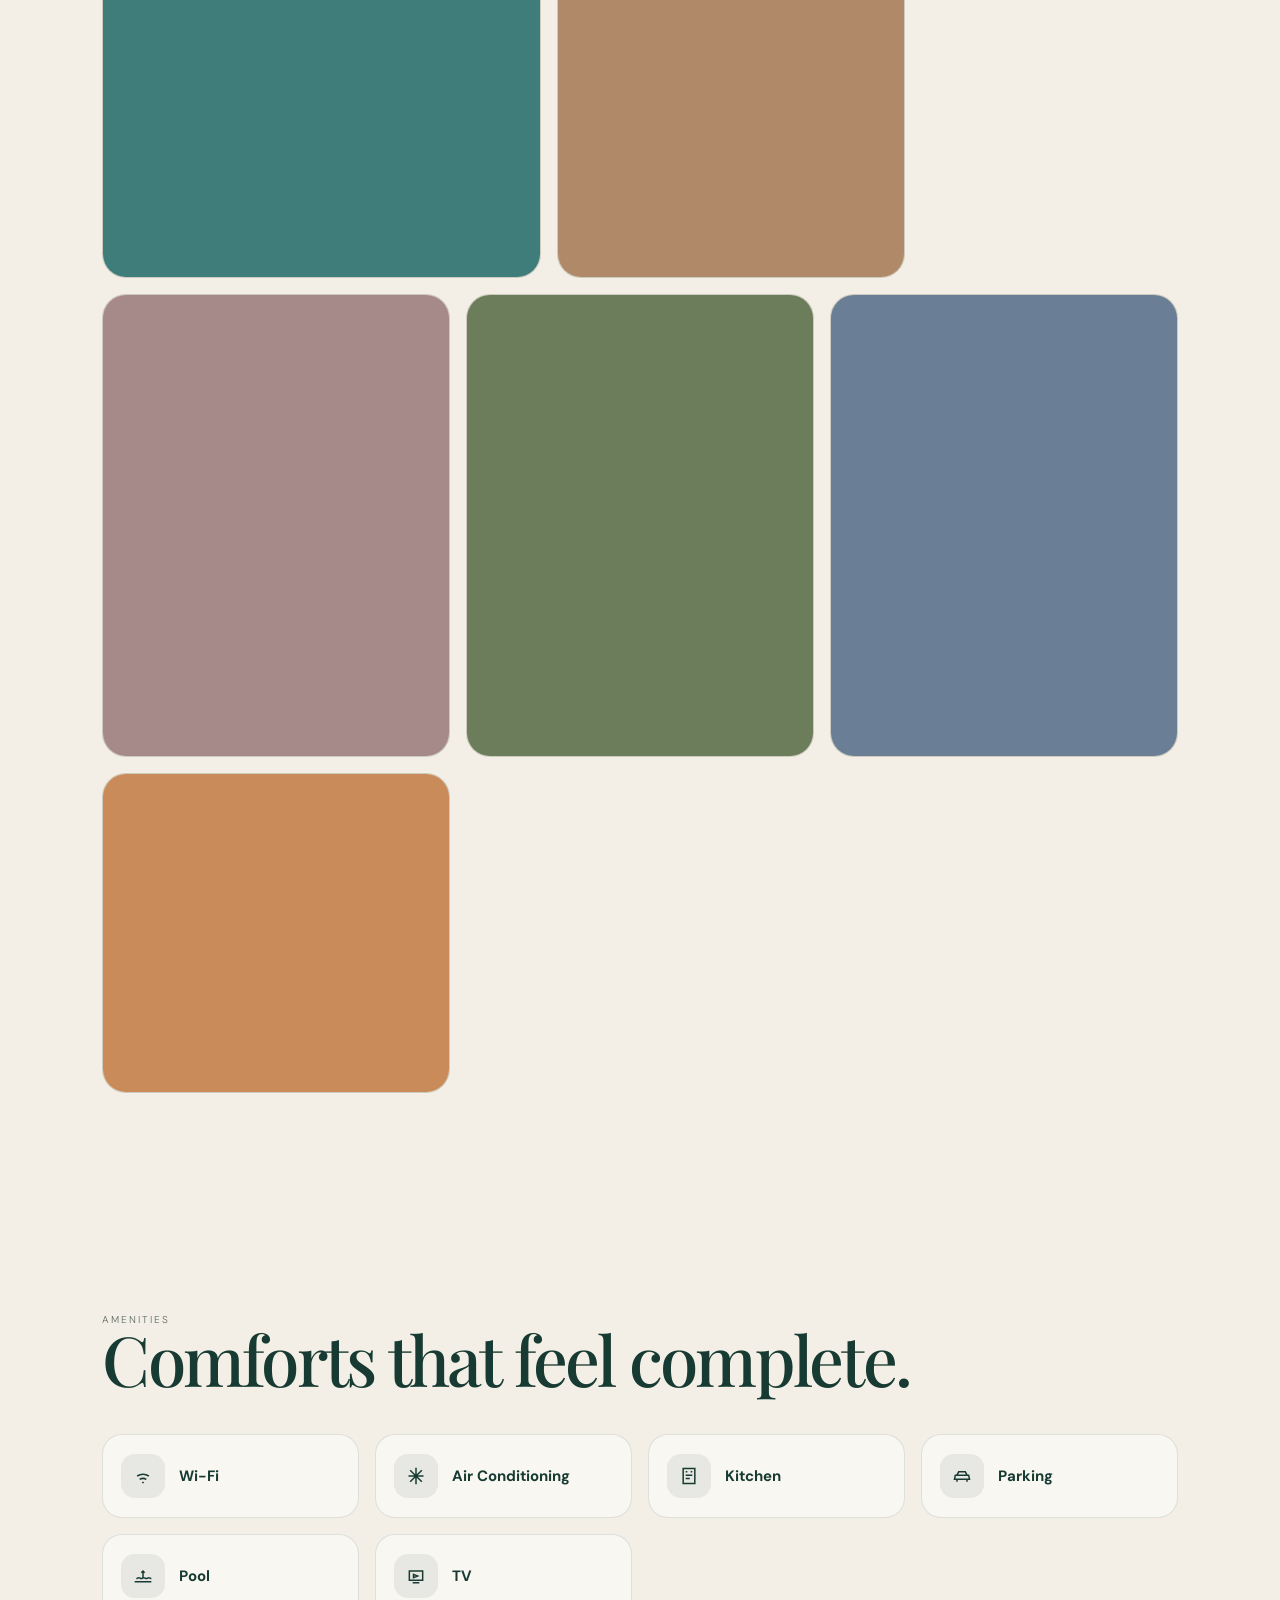
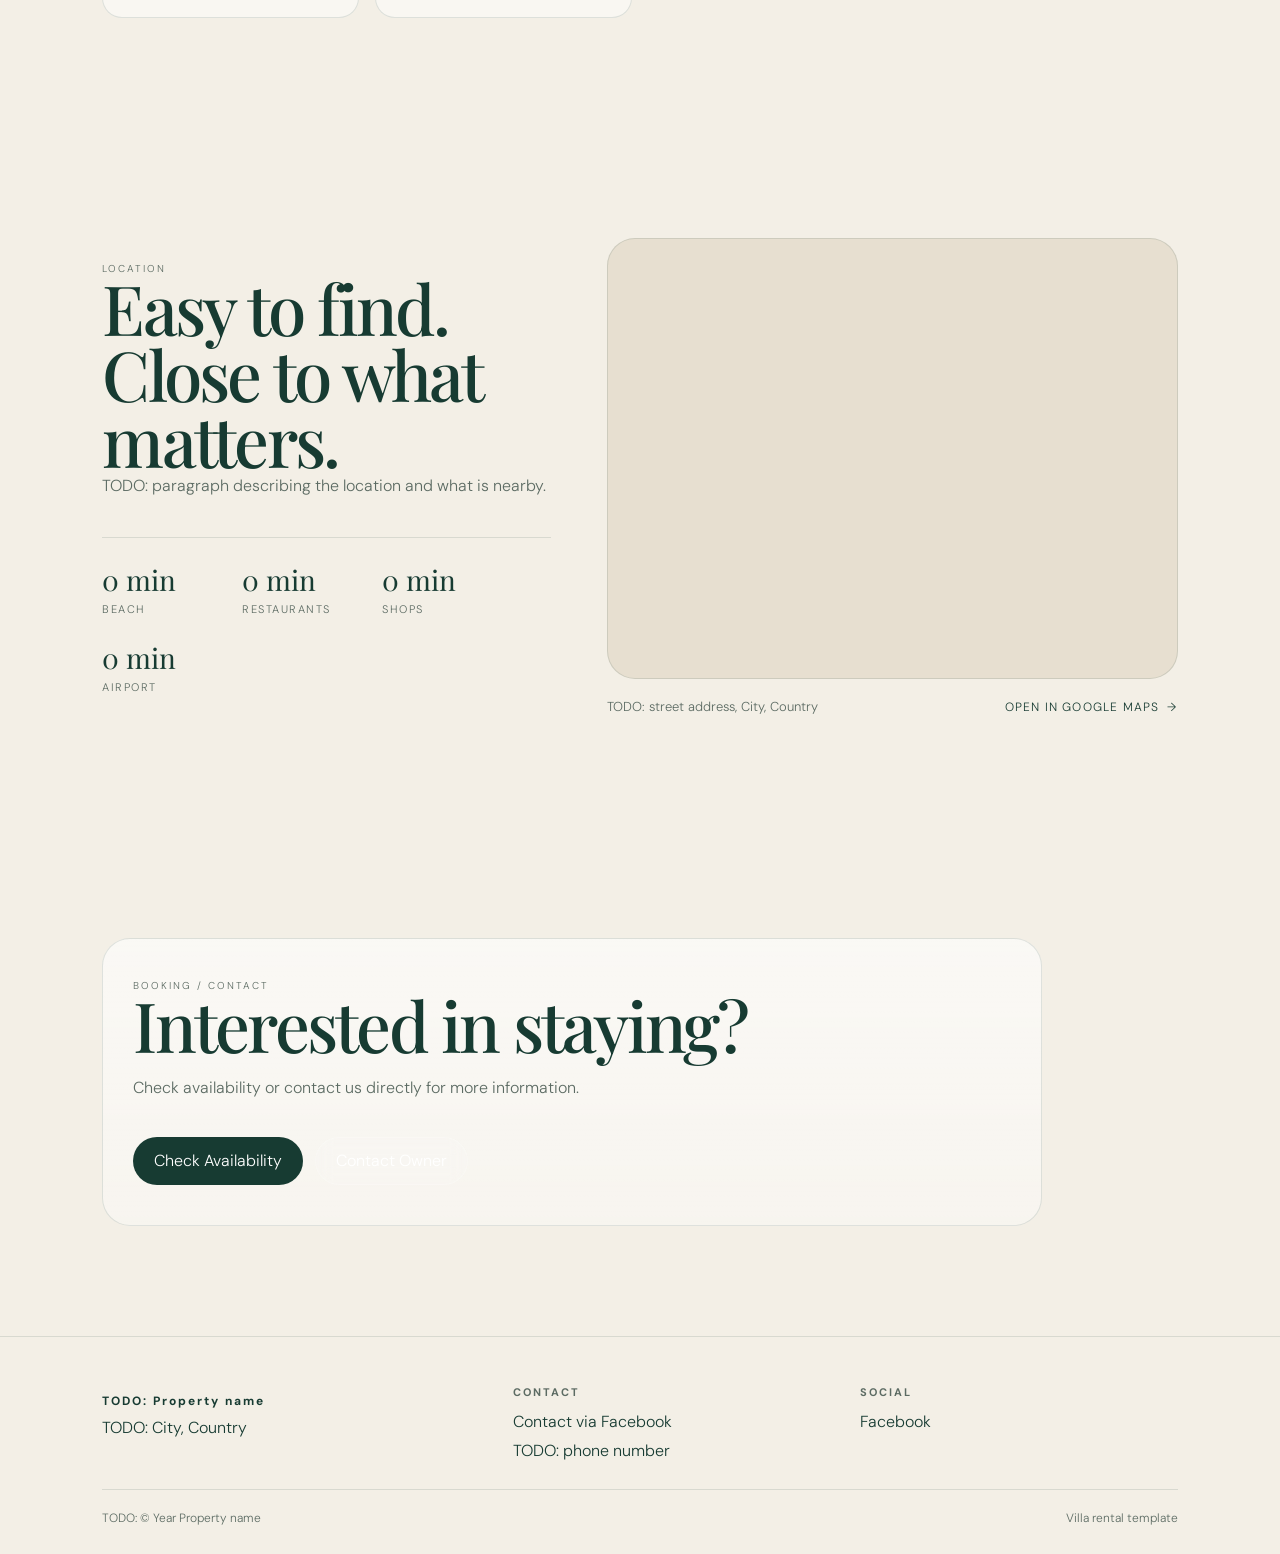
<file: template/index.html>
<!DOCTYPE html>
<html lang="en">

<head>
    <meta charset="UTF-8">

    <!-- Analytics (GA4 / Microsoft Clarity) is loaded dynamically from
         propertyConfig.analytics — see initAnalytics() in script.js. -->

    <meta name="viewport" content="width=device-width, initial-scale=1.0">

    <!-- SEO:START (generated by `node scripts/sync-seo.js` from propertyConfig.seo in site-data.js — do not edit by hand) -->
    <title>TODO: Property name — TODO: City, Country</title>

    <meta name="description" content="TODO: one-sentence hero description of the property.">

    <meta property="og:type" content="website">
    <meta property="og:title" content="TODO: Property name — TODO: City, Country">
    <meta property="og:description" content="TODO: one-sentence hero description of the property.">
    <meta property="og:image" content="assets/images/hero.png">

    <meta name="twitter:card" content="summary_large_image">
    <meta name="twitter:title" content="TODO: Property name — TODO: City, Country">
    <meta name="twitter:description" content="TODO: one-sentence hero description of the property.">
    <meta name="twitter:image" content="assets/images/hero.png">
    <!-- SEO:END -->

    <link rel="icon" href="favicon.ico" sizes="any">
    <link rel="icon" type="image/png" href="assets/images/favicon.png">
    <link rel="apple-touch-icon" href="apple-touch-icon.png">

    <link rel="preload" as="image" href="assets/images/hero.png" fetchpriority="high">

    <link rel="preconnect" href="https://fonts.googleapis.com">
    <link rel="preconnect" href="https://fonts.gstatic.com" crossorigin>

    <link
        href="https://fonts.googleapis.com/css2?family=DM+Sans:wght@300;400;500;700&family=Playfair+Display:wght@400;500;600;700&display=swap"
        rel="stylesheet">

    <link rel="stylesheet" href="style.css">
</head>

<body>

    <a href="#main-content" class="skip-link" data-i18n="skipToContent">Skip to main content</a>

    <nav class="navbar">
        <a href="#overview" class="nav-logo" data-property-name>Property name</a>

        <div class="nav-links" id="navLinks">
            <a href="#overview" data-i18n="navOverview">Overview</a>
            <a href="#about" data-i18n="navAbout">About</a>
            <a href="#facts" data-i18n="navFacts">Facts</a>
            <a href="#gallery" data-i18n="navGallery">Gallery</a>
            <a href="#amenities" data-i18n="navAmenities">Amenities</a>
            <a href="#location" data-i18n="navLocation">Location</a>
            <a href="#booking" data-i18n="navBooking">Booking</a>
            <a href="#contact" data-i18n="navContact">Contact</a>
        </div>

        <div class="language-switch" aria-label="Language switch">
            <button class="language-btn active" data-lang="en" aria-pressed="true">EN</button>
            <span>/</span>
            <button class="language-btn" data-lang="th" aria-pressed="false">TH</button>
        </div>

        <button class="menu-toggle" aria-label="Open menu" aria-expanded="false" aria-controls="navLinks">
            <span></span>
            <span></span>
        </button>
    </nav>

    <header class="hero" id="overview">
        <img src="assets/images/hero.png" alt="Property photo" class="hero-image"
            width="1080" height="609" fetchpriority="high" decoding="async" data-property-hero-image>

        <div class="hero-overlay"></div>

        <div class="hero-content reveal">
            <p class="eyebrow" data-i18n="heroEyebrow">PRIVATE VILLA · THAILAND</p>

            <h1 data-property-hero-title style="color: #fff !important;">Property name</h1>

            <p class="hero-description" data-property-hero-description>
                Short description of the property.
            </p>

            <div class="hero-meta">
                <span data-property-location>City, Country</span>
                <span class="detail-line"></span>
                <span data-property-hero-details>Pool · Bedrooms · Guests</span>
            </div>

            <div class="hero-actions">
                <a href="#booking" class="btn btn-primary" data-i18n="checkAvailability">Check Availability</a>
                <a href="#location" class="btn btn-secondary" data-i18n="viewLocation">View Location</a>
            </div>
        </div>

        <div class="scroll-indicator">
            <span data-i18n="scroll">Scroll to explore</span>
            <div class="scroll-line"></div>
        </div>
    </header>

    <main id="main-content" tabindex="-1">

        <section class="section intro about-section" id="about">
            <div class="section-head reveal">
                <p class="eyebrow" data-i18n="aboutEyebrow">ABOUT THE PROPERTY</p>
                <h2 data-property-about-title>About this property</h2>
            </div>

            <div class="about-grid">
                <div class="about-copy reveal">
                    <p class="intro-text" data-property-about-body>
                        Primary description paragraph for the property.
                    </p>

                    <p class="secondary-text" data-property-about-body-2>
                        Secondary description paragraph for the property.
                    </p>

                    <div class="about-points">
                        <div>
                            <span>01</span>
                            <p data-i18n="aboutPointOne">Private and quiet</p>
                        </div>

                        <div>
                            <span>02</span>
                            <p data-i18n="aboutPointTwo">Spacious and flexible</p>
                        </div>

                        <div>
                            <span>03</span>
                            <p data-i18n="aboutPointThree">Holiday-rental ready</p>
                        </div>
                    </div>
                </div>

                <div class="about-image reveal-image">
                    <img src="assets/images/about.png" alt="Property photo" width="1360" height="626"
                        loading="lazy" decoding="async" data-property-about-image>
                </div>
            </div>
        </section>

        <section class="section facts-section" id="facts">
            <div class="section-head reveal">
                <p class="eyebrow" data-i18n="factsEyebrow">PROPERTY FACTS</p>
                <h2 data-i18n="factsTitle">Everything guests need at a glance.</h2>
            </div>

            <div class="facts-grid" id="factsGrid"></div>
        </section>

        <section class="section gallery-section" id="gallery">
            <div class="section-head reveal">
                <p class="eyebrow" data-i18n="galleryEyebrow">GALLERY</p>
                <h2 data-i18n="galleryTitle">A closer look at the villa.</h2>

                <p class="section-intro" data-i18n="galleryText">
                    A clean grid makes it easy to scan the property, while the lightbox lets guests explore each image
                    in detail.
                </p>
            </div>

            <div class="gallery-grid" id="galleryGrid"></div>
        </section>

        <section class="section amenities-section" id="amenities">
            <div class="section-head reveal">
                <p class="eyebrow" data-i18n="amenitiesEyebrow">AMENITIES</p>
                <h2 data-i18n="amenitiesTitle">Comforts that feel complete.</h2>
            </div>

            <div class="amenities-grid" id="amenitiesGrid"></div>
        </section>

        <section class="section location-section" id="location">
            <div class="location-copy reveal">
                <p class="eyebrow" data-i18n="locationEyebrow">LOCATION</p>
                <h2 data-i18n="locationTitle">Easy to find. Close to what matters.</h2>

                <p class="intro-text" data-property-location-body>
                    Description of the location and what is nearby.
                </p>

                <div class="location-highlights" id="locationHighlightsGrid"></div>
            </div>

            <div class="map-panel reveal-image">
                <div class="map-frame">
                    <iframe data-property-map-embed src="" title="Property location map" loading="lazy"
                        referrerpolicy="no-referrer-when-downgrade"></iframe>
                </div>

                <div class="map-panel-footer">
                    <p class="map-address" data-property-map-address>Street address, City, Country</p>

                    <a class="map-cta" data-property-map-link href="#" target="_blank" rel="noopener">
                        <span data-i18n="openInMaps">Open in Google Maps</span>
                        <span class="map-cta-arrow" aria-hidden="true">→</span>
                    </a>
                </div>
            </div>
        </section>

        <section class="section booking-section" id="booking">
            <div class="section-head reveal">
                <p class="eyebrow" data-i18n="bookingEyebrow">CHECK AVAILABILITY</p>
                <h2 data-i18n="bookingTitle">Plan your stay.</h2>
                <p class="section-intro" data-i18n="bookingIntro">
                    Select your dates and guests to check availability, then send a request — a real person will
                    confirm the details.
                </p>
            </div>

            <div class="booking-panel reveal-image" id="bookingPanel">

                <!-- STEP 1: calendar + guests + check availability -->
                <div class="booking-widget" id="bookingWidget">
                    <div class="booking-calendar" id="bookingCalendar" aria-label="Availability calendar"></div>
                    <p class="sr-only" id="bookingCalendarLive" aria-live="polite" aria-atomic="true"></p>

                    <div class="booking-sidebar">
                        <div class="booking-dates">
                            <div class="booking-date-box">
                                <span data-i18n="checkInLabel">Check-in</span>
                                <strong id="bookingCheckInDisplay" data-i18n="selectDate">Select date</strong>
                            </div>
                            <div class="booking-date-box">
                                <span data-i18n="checkOutLabel">Check-out</span>
                                <strong id="bookingCheckOutDisplay" data-i18n="selectDate">Select date</strong>
                            </div>
                        </div>

                        <div class="booking-guests">
                            <label for="bookingGuests" data-i18n="guestsLabel">Guests</label>
                            <div class="guest-stepper">
                                <button type="button" class="guest-btn" id="guestMinus"
                                    aria-label="Decrease guests">−</button>
                                <input type="text" id="bookingGuests" name="guests" value="1" readonly
                                    inputmode="numeric" aria-live="polite" aria-label="Guests">
                                <button type="button" class="guest-btn" id="guestPlus"
                                    aria-label="Increase guests">+</button>
                            </div>
                        </div>

                        <p class="booking-rate-note" id="bookingRateNote" hidden></p>

                        <p class="booking-message" id="bookingValidationMessage" role="alert" hidden></p>

                        <button type="button" class="btn btn-primary booking-check-btn" id="bookingCheckBtn"
                            data-i18n="checkAvailabilityBtn">Check Availability</button>
                    </div>
                </div>

                <!-- STEP 2: result -->
                <div class="booking-result" id="bookingResult" hidden>
                    <div class="booking-result-state is-available" id="bookingAvailableState" hidden>
                        <p class="booking-result-icon" aria-hidden="true">✓</p>
                        <h3 data-i18n="availableTitle">Villa available</h3>
                        <p class="booking-result-summary" id="bookingAvailableSummary"></p>
                        <p class="booking-price-estimate" id="bookingPriceEstimate" hidden></p>
                        <button type="button" class="btn btn-primary" id="requestToBookBtn"
                            data-i18n="requestToBook">Request to Book</button>
                    </div>

                    <div class="booking-result-state is-unavailable" id="bookingUnavailableState" hidden>
                        <h3 data-i18n="unavailableTitle">Sorry, these dates are unavailable.</h3>
                        <p data-i18n="unavailableText">Please choose different dates.</p>
                        <button type="button" class="btn btn-secondary" id="chooseOtherDatesBtn"
                            data-i18n="chooseOtherDates">Choose Different Dates</button>
                    </div>
                </div>

                <!-- STEP 3: booking request form -->
                <div class="booking-request" id="bookingRequestSection" hidden>
                    <div class="booking-request-summary" id="bookingRequestSummary"></div>

                    <form id="bookingRequestForm" novalidate>
                        <div class="form-row">
                            <label for="reqName" data-i18n="nameLabel">Name</label>
                            <input type="text" id="reqName" name="name" required autocomplete="name">
                        </div>

                        <div class="form-row">
                            <label for="reqEmail" data-i18n="emailLabel">Email</label>
                            <input type="email" id="reqEmail" name="email" required autocomplete="email">
                        </div>

                        <div class="form-row">
                            <label for="reqPhone" data-i18n="phoneLineLabel">Phone / LINE</label>
                            <input type="text" id="reqPhone" name="phone" required autocomplete="tel">
                        </div>

                        <div class="form-row">
                            <label for="reqMessage" data-i18n="messageOptional">Message (optional)</label>
                            <textarea id="reqMessage" name="message" rows="3"></textarea>
                        </div>

                        <!-- Honeypot: hidden from real visitors, catnip for bots. Any value here
                             makes submitBookingRequest() silently drop the request. -->
                        <div class="form-row" aria-hidden="true"
                            style="position:absolute; left:-9999px; width:1px; height:1px; overflow:hidden;">
                            <label for="reqCompany">Company</label>
                            <input type="text" id="reqCompany" name="_gotcha" tabindex="-1" autocomplete="off">
                        </div>

                        <p class="booking-disclaimer" data-i18n="bookingDisclaimer">
                            Your booking is a request and will be confirmed by the property owner.
                        </p>

                        <p class="booking-message" id="bookingFormError" role="alert" hidden></p>

                        <div class="booking-form-actions">
                            <button type="button" class="btn btn-secondary" id="backToResultBtn"
                                data-i18n="back">Back</button>
                            <button type="submit" class="btn btn-primary" id="sendRequestBtn"
                                data-i18n="sendBookingRequest">Send Booking Request</button>
                        </div>
                    </form>
                </div>

                <!-- STEP 4: success -->
                <div class="booking-success" id="bookingSuccess" hidden>
                    <h3 data-i18n="successTitle">Booking Request Sent</h3>
                    <p class="booking-success-thanks" data-i18n="successThanks">Thank you!</p>
                    <p data-i18n="successReceived">Your request has been received.</p>

                    <div class="booking-success-summary" id="bookingSuccessSummary"></div>

                    <p class="booking-disclaimer" data-i18n="ownerWillContact">
                        The property owner will contact you to confirm availability and booking details.
                    </p>

                    <button type="button" class="btn btn-primary" id="backToPropertyBtn" data-i18n="backToProperty">Back
                        to Property</button>
                </div>

            </div>
        </section>

        <section class="section contact-section" id="contact">
            <div class="contact-card reveal">
                <p class="eyebrow" data-i18n="contactEyebrow">BOOKING / CONTACT</p>
                <h2 data-i18n="contactTitle">Interested in staying?</h2>

                <p data-i18n="contactText">
                    Check availability or contact us directly for more information.
                </p>

                <div class="contact-actions">
                    <a href="#booking" class="btn btn-primary" data-i18n="checkAvailability">Check Availability</a>

                    <a href="#" target="_blank" rel="noopener" data-property-contact-link
                        class="btn btn-secondary" data-i18n="contactOwner">Contact Owner</a>
                </div>
            </div>
        </section>

    </main>

    <footer class="footer">
        <div class="footer-inner">

            <div>
                <a href="#overview" class="footer-logo" data-property-name>Property name</a>
                <p data-property-location>City, Country</p>
            </div>

            <div>
                <h3 data-i18n="footerContact">Contact</h3>

                <a href="#" target="_blank" rel="noopener"
                    data-property-email>Contact</a>

                <a href="tel:+000000000000" data-property-phone>+00 000 000 0000</a>
            </div>

            <div>
                <h3 data-i18n="footerSocial">Social</h3>

                <a href="#" target="_blank" rel="noopener" data-property-contact-link
                    aria-label="Facebook">Facebook</a>
            </div>

        </div>

        <div class="footer-bottom">
            <span data-property-footer-copy>© Year Property name</span>
            <span data-i18n="footerTemplate">Villa rental template</span>
        </div>
    </footer>

    <div class="lightbox" id="lightbox" role="dialog" aria-modal="true" aria-labelledby="lightboxCaption"
        aria-hidden="true">
        <button class="lightbox-close" type="button" aria-label="Close image">×</button>

        <button class="lightbox-nav lightbox-prev" type="button" aria-label="Previous image">‹</button>

        <figure class="lightbox-figure">
            <img id="lightboxImage" alt="">
            <figcaption id="lightboxCaption"></figcaption>
        </figure>

        <button class="lightbox-nav lightbox-next" type="button" aria-label="Next image">›</button>
    </div>

    <script src="translations.js"></script>
    <script src="site-data.js"></script>
    <script src="booking-logic.js"></script>
    <script src="script.js"></script>

</body>

</html>
</file>
<file: style.css>
:root {
    --cream: #f3efe6;
    --sand: #e7dfd0;
    --green: #173b32;
    --green-light: #31594d;
    --dark: #102923;
    --text: #263a34;
    --muted: #5c6b63;
    --white: #fffdf8;
    --line: rgba(23, 59, 50, 0.12);

    --serif: "Playfair Display", serif;
    --sans: "DM Sans", sans-serif;
}

* {
    margin: 0;
    padding: 0;
    box-sizing: border-box;
}

html {
    scroll-behavior: smooth;
}

body {
    background: var(--cream);
    color: var(--text);
    font-family: var(--sans);
    font-weight: 300;
    overflow-x: hidden;
}

img {
    display: block;
    width: 100%;
    height: 100%;
    object-fit: cover;
}

a {
    color: inherit;
    text-decoration: none;
}

button,
input,
textarea {
    font: inherit;
}

.section {
    padding: 110px 8vw;
}

.sr-only {
    position: absolute;
    width: 1px;
    height: 1px;
    padding: 0;
    margin: -1px;
    overflow: hidden;
    clip: rect(0, 0, 0, 0);
    white-space: nowrap;
    border: 0;
}

.skip-link {
    position: absolute;
    top: -60px;
    left: 12px;
    z-index: 1000;
    background: var(--green);
    color: white;
    padding: 12px 22px;
    border-radius: 999px;
    font-size: 12px;
    letter-spacing: 1px;
    text-transform: uppercase;
    transition: top 0.2s ease;
}

.skip-link:focus {
    top: 12px;
    outline: 2px solid white;
    outline-offset: 2px;
}

.eyebrow {
    font-size: 10px;
    letter-spacing: 2px;
    text-transform: uppercase;
    color: var(--muted);
}

.section-head {
    max-width: 860px;
    margin-bottom: 42px;
}

h1,
h2 {
    font-family: var(--serif);
    font-weight: 500;
    line-height: 0.95;
    letter-spacing: -0.04em;
    color: var(--green);
}

h1 {
    font-size: clamp(56px, 8vw, 110px);
}

h2 {
    font-size: clamp(38px, 5.4vw, 82px);
}

.section-intro,
.intro-text,
.secondary-text {
    max-width: 680px;
    line-height: 1.8;
    color: var(--muted);
}

.secondary-text {
    margin-top: 18px;
}

/* NAVIGATION */
.navbar {
    position: fixed;
    top: 0;
    left: 0;
    width: 100%;
    height: 78px;
    display: flex;
    align-items: center;
    justify-content: space-between;
    padding: 0 5vw;
    z-index: 100;
    color: white;
    transition: background 0.35s ease, color 0.35s ease, backdrop-filter 0.35s ease;
}

.navbar.scrolled {
    background: rgba(243, 239, 230, 0.92);
    backdrop-filter: blur(14px);
    color: var(--green);
}

.nav-logo,
.footer-logo {
    font-size: 12px;
    font-weight: 700;
    letter-spacing: 2px;
}

.nav-links {
    display: flex;
    gap: 24px;
    margin-left: auto;
    margin-right: 28px;
}

.nav-links a {
    font-size: 10px;
    letter-spacing: 1.5px;
    text-transform: uppercase;
    opacity: 0.8;
    transition: opacity 0.25s ease;
}

.nav-links a:hover {
    opacity: 1;
}

.language-switch {
    display: flex;
    align-items: center;
    gap: 8px;
    font-size: 10px;
    letter-spacing: 1.5px;
}

.language-btn {
    border: 0;
    background: none;
    color: inherit;
    cursor: pointer;
    opacity: 0.72;
    transition: opacity 0.25s ease;
}

.language-btn:hover,
.language-btn.active {
    opacity: 1;
}

.menu-toggle {
    display: none;
    align-items: center;
    justify-content: center;
    min-width: 44px;
    min-height: 44px;
    border: 0;
    background: none;
    cursor: pointer;
}

.menu-toggle span {
    display: block;
    width: 22px;
    height: 1px;
    background: currentColor;
}

.menu-toggle span+span {
    margin-top: 6px;
}

/* HERO */
.hero {
    min-height: 100vh;
    position: relative;
    color: white;
    overflow: hidden;
}

.hero-image {
    position: absolute;
    inset: 0;
    width: 100%;
    height: 100%;
    transform: scale(1.03);
    animation: heroZoom 12s ease-out forwards;
}

@keyframes heroZoom {
    from {
        transform: scale(1.08);
    }

    to {
        transform: scale(1);
    }
}

.hero-overlay {
    position: absolute;
    inset: 0;
    background:
        linear-gradient(180deg, rgba(8, 22, 18, 0.18), rgba(8, 22, 18, 0.3)),
        linear-gradient(90deg, rgba(8, 22, 18, 0.55), rgba(8, 22, 18, 0.15));
}

.hero-content {
    position: relative;
    z-index: 2;
    min-height: 100vh;
    padding: 120px 8vw 80px;
    display: flex;
    flex-direction: column;
    justify-content: flex-end;
    max-width: 900px;
}

.hero-content .eyebrow {
    color: rgba(255, 255, 255, 0.86);
}

.hero-description {
    max-width: 620px;
    margin-top: 22px;
    color: rgba(255, 255, 255, 0.84);
    line-height: 1.8;
    font-size: 17px;
}

.hero-meta {
    display: flex;
    align-items: center;
    flex-wrap: wrap;
    gap: 14px;
    margin-top: 28px;
    color: rgba(255, 255, 255, 0.86);
    font-size: 13px;
    letter-spacing: 0.02em;
}

.detail-line {
    width: 34px;
    height: 1px;
    background: rgba(255, 255, 255, 0.45);
}

.hero-actions,
.contact-actions {
    display: flex;
    flex-wrap: wrap;
    gap: 12px;
    margin-top: 34px;
}

.btn {
    display: inline-flex;
    align-items: center;
    justify-content: center;
    min-height: 48px;
    padding: 0 20px;
    border-radius: 999px;
    border: 1px solid transparent;
    transition: transform 0.25s ease, background 0.25s ease, color 0.25s ease, border-color 0.25s ease;
}

.btn:hover {
    transform: translateY(-1px);
}

.btn-primary {
    background: var(--green);
    color: white;
}

.btn-secondary {
    background: rgba(255, 255, 255, 0.08);
    color: white;
    border-color: rgba(255, 255, 255, 0.2);
    backdrop-filter: blur(8px);
}

.scroll-indicator {
    position: absolute;
    right: 8vw;
    bottom: 38px;
    z-index: 2;
    display: flex;
    align-items: center;
    gap: 14px;
    font-size: 10px;
    letter-spacing: 2px;
    text-transform: uppercase;
}

.scroll-line {
    width: 80px;
    height: 1px;
    background: rgba(255, 255, 255, 0.55);
}

/* ABOUT */
.about-grid {
    display: grid;
    grid-template-columns: 1.1fr 0.9fr;
    gap: 48px;
    align-items: center;
}

.about-image {
    min-height: 560px;
    overflow: hidden;
    border-radius: 26px;
}

.about-points {
    display: grid;
    grid-template-columns: repeat(3, minmax(0, 1fr));
    gap: 16px;
    margin-top: 34px;
}

.about-points div {
    padding: 18px 16px;
    border-radius: 20px;
    background: rgba(255, 255, 255, 0.45);
    border: 1px solid var(--line);
}

.about-points span {
    display: block;
    margin-bottom: 12px;
    color: var(--muted);
    font-size: 11px;
    letter-spacing: 2px;
}

.about-points p {
    font-size: 14px;
    line-height: 1.5;
    color: var(--green);
}

/* FACTS */
.facts-grid {
    display: grid;
    grid-template-columns: repeat(5, minmax(0, 1fr));
    gap: 16px;
}

.fact-card {
    background: rgba(255, 255, 255, 0.5);
    border: 1px solid var(--line);
    border-radius: 22px;
    padding: 24px 18px;
    min-height: 150px;
    display: flex;
    flex-direction: column;
    justify-content: space-between;
}

.fact-card .fact-value {
    font-family: var(--serif);
    font-size: clamp(30px, 4vw, 54px);
    line-height: 1;
    color: var(--green);
}

.fact-card .fact-label {
    margin-top: 18px;
    font-size: 11px;
    letter-spacing: 2px;
    text-transform: uppercase;
    color: var(--muted);
}

.fact-card .fact-icon {
    width: 34px;
    height: 34px;
    display: inline-flex;
    align-items: center;
    justify-content: center;
    border-radius: 50%;
    background: rgba(23, 59, 50, 0.06);
    color: var(--green);
}

.fact-card svg {
    width: 18px;
    height: 18px;
    stroke: currentColor;
    fill: none;
    stroke-width: 1.8;
}

/* GALLERY */
.gallery-grid {
    display: grid;
    grid-template-columns: repeat(12, minmax(0, 1fr));
    gap: 16px;
}

.gallery-item {
    position: relative;
    overflow: hidden;
    border-radius: 24px;
    min-height: 230px;
    cursor: pointer;
    background: var(--sand);
    border: 1px solid var(--line);
    padding: 0;
    width: 100%;
    text-align: left;
    appearance: none;
    -webkit-appearance: none;
}

.gallery-item img {
    transition: transform 1.1s cubic-bezier(.2, .7, .2, 1);
}

.gallery-item:hover img {
    transform: scale(1.03);
}

.gallery-item::after {
    content: "View";
    position: absolute;
    right: 16px;
    bottom: 16px;
    padding: 8px 12px;
    border-radius: 999px;
    background: rgba(16, 41, 35, 0.72);
    color: white;
    font-size: 11px;
    letter-spacing: 1.2px;
    text-transform: uppercase;
    opacity: 0;
    transition: opacity 0.25s ease;
}

.gallery-item:hover::after {
    opacity: 1;
}

.gallery-item.is-large {
    grid-column: span 6;
    min-height: 420px;
}

.gallery-item.is-medium {
    grid-column: span 4;
    min-height: 320px;
}

.gallery-item.is-tall {
    grid-column: span 5;
    min-height: 380px;
}

/* AMENITIES */
.amenities-grid {
    display: grid;
    grid-template-columns: repeat(4, minmax(0, 1fr));
    gap: 16px;
}

.amenity-card {
    display: flex;
    align-items: center;
    gap: 14px;
    padding: 18px 18px;
    border-radius: 20px;
    background: rgba(255, 255, 255, 0.48);
    border: 1px solid var(--line);
    min-height: 84px;
}

.amenity-icon {
    width: 44px;
    height: 44px;
    border-radius: 14px;
    display: grid;
    place-items: center;
    background: rgba(23, 59, 50, 0.08);
    color: var(--green);
    flex: 0 0 auto;
}

.amenity-icon svg {
    width: 20px;
    height: 20px;
    stroke: currentColor;
    fill: none;
    stroke-width: 1.8;
}

.amenity-card strong {
    display: block;
    color: var(--green);
    font-size: 15px;
    margin-bottom: 0;
}

/* LOCATION */
.location-section {
    display: grid;
    grid-template-columns: 0.88fr 1.12fr;
    gap: 56px;
    align-items: stretch;
}

.location-copy {
    display: flex;
    flex-direction: column;
    justify-content: center;
}

/* A quiet stat strip instead of another set of bordered cards —
   keeps the section from reading as "grid of random cards". */
.location-highlights {
    display: flex;
    flex-wrap: wrap;
    gap: 28px 40px;
    margin-top: 36px;
    padding-top: 28px;
    border-top: 1px solid var(--line);
}

.highlight-item {
    min-width: 100px;
}

.highlight-value {
    font-family: var(--serif);
    font-size: 28px;
    line-height: 1;
    color: var(--green);
}

.highlight-label {
    margin-top: 8px;
    font-size: 11px;
    letter-spacing: 1.5px;
    text-transform: uppercase;
    color: var(--muted);
}

.map-panel {
    display: flex;
    flex-direction: column;
    min-height: 480px;
}

.map-frame {
    position: relative;
    flex: 1;
    min-height: 420px;
    border-radius: 28px;
    overflow: hidden;
    border: 1px solid var(--line);
    background: var(--sand);
}

.map-frame iframe {
    position: absolute;
    inset: 0;
    width: 100%;
    height: 100%;
    border: 0;
    display: block;
}

.map-panel-footer {
    display: flex;
    align-items: baseline;
    justify-content: space-between;
    flex-wrap: wrap;
    gap: 10px 20px;
    margin-top: 18px;
}

.map-address {
    font-size: 13px;
    line-height: 1.6;
    color: var(--muted);
}

.map-cta {
    display: inline-flex;
    align-items: center;
    gap: 8px;
    flex: 0 0 auto;
    font-size: 12px;
    letter-spacing: 1.2px;
    text-transform: uppercase;
    color: var(--green);
    white-space: nowrap;
    transition: opacity 0.25s ease;
}

.map-cta:hover,
.map-cta:focus-visible {
    opacity: 0.7;
}

.map-cta-arrow {
    transition: transform 0.25s ease;
}

.map-cta:hover .map-cta-arrow,
.map-cta:focus-visible .map-cta-arrow {
    transform: translateX(3px);
}

/* BOOKING */
.booking-panel {
    display: flex;
    flex-direction: column;
    gap: 22px;
}

.booking-widget {
    display: grid;
    grid-template-columns: 1.3fr 0.9fr;
    gap: 28px;
    align-items: start;
    border-radius: 28px;
    border: 1px solid var(--line);
    background: rgba(255, 255, 255, 0.5);
    padding: 28px;
}

/* Calendar */
.booking-calendar {
    border-radius: 20px;
    background: var(--white);
    border: 1px solid var(--line);
    padding: 20px;
}

.cal-header {
    display: flex;
    align-items: center;
    justify-content: space-between;
    margin-bottom: 16px;
}

.cal-month-label {
    font-family: var(--serif);
    font-size: 18px;
    color: var(--green);
}

.cal-nav {
    position: relative;
    width: 34px;
    height: 34px;
    border-radius: 50%;
    border: 1px solid var(--line);
    background: transparent;
    color: var(--green);
    font-size: 18px;
    line-height: 1;
    cursor: pointer;
    transition: background 0.2s ease, opacity 0.2s ease;
}

/* Invisible 44x44 hit area so mobile taps meet the recommended touch-target size
   without changing the button's visible dimensions. */
.cal-nav::before {
    content: "";
    position: absolute;
    top: 50%;
    left: 50%;
    width: 44px;
    height: 44px;
    transform: translate(-50%, -50%);
}

.cal-nav:hover:not(:disabled) {
    background: rgba(23, 59, 50, 0.08);
}

.cal-nav:disabled {
    opacity: 0.25;
    cursor: not-allowed;
}

.cal-weekdays {
    display: grid;
    grid-template-columns: repeat(7, minmax(0, 1fr));
    margin-bottom: 6px;
}

.cal-weekdays span {
    text-align: center;
    font-size: 10px;
    letter-spacing: 1px;
    text-transform: uppercase;
    color: var(--muted);
    padding: 6px 0;
}

.cal-grid {
    display: grid;
    grid-template-columns: repeat(7, minmax(0, 1fr));
    gap: 4px;
}

.cal-day {
    aspect-ratio: 1 / 1;
    display: flex;
    align-items: center;
    justify-content: center;
    border: 0;
    border-radius: 12px;
    background: transparent;
    color: var(--text);
    font-size: 13px;
    cursor: pointer;
    transition: background 0.2s ease, color 0.2s ease;
}

.cal-day.is-empty {
    cursor: default;
}

.cal-day:not(.is-disabled):not(.is-empty):hover {
    background: rgba(23, 59, 50, 0.08);
}

.cal-day.is-disabled {
    color: var(--muted);
    opacity: 0.35;
    cursor: not-allowed;
}

.cal-day.is-blocked {
    text-decoration: line-through;
}

.cal-day.is-in-range {
    background: rgba(23, 59, 50, 0.1);
    border-radius: 0;
}

.cal-day.is-checkin,
.cal-day.is-checkout {
    background: var(--green);
    color: white;
    font-weight: 500;
}

.cal-day.is-checkin {
    border-radius: 12px 0 0 12px;
}

.cal-day.is-checkout {
    border-radius: 0 12px 12px 0;
}

.cal-day.is-checkin.is-checkout {
    border-radius: 12px;
}

/* Sidebar: dates + guests + CTA */
.booking-sidebar {
    display: flex;
    flex-direction: column;
    gap: 20px;
}

.booking-dates {
    display: grid;
    grid-template-columns: 1fr 1fr;
    border-radius: 18px;
    border: 1px solid var(--line);
    background: var(--white);
    overflow: hidden;
}

.booking-date-box {
    padding: 14px 16px;
    display: flex;
    flex-direction: column;
    gap: 6px;
}

.booking-date-box:first-child {
    border-right: 1px solid var(--line);
}

.booking-date-box span {
    font-size: 10px;
    letter-spacing: 1.5px;
    text-transform: uppercase;
    color: var(--muted);
}

.booking-date-box strong {
    font-family: var(--serif);
    font-weight: 500;
    font-size: 15px;
    color: var(--green);
}

.booking-guests {
    display: flex;
    align-items: center;
    justify-content: space-between;
    padding: 14px 16px;
    border-radius: 18px;
    border: 1px solid var(--line);
    background: var(--white);
}

.booking-guests label {
    font-size: 12px;
    letter-spacing: 0.5px;
    color: var(--green);
}

.guest-stepper {
    display: flex;
    align-items: center;
    gap: 14px;
}

.guest-btn {
    position: relative;
    width: 32px;
    height: 32px;
    border-radius: 50%;
    border: 1px solid var(--line);
    background: transparent;
    color: var(--green);
    font-size: 16px;
    line-height: 1;
    cursor: pointer;
    transition: background 0.2s ease;
}

/* Invisible 44x44 hit area so mobile taps meet the recommended touch-target size
   without changing the button's visible dimensions. */
.guest-btn::before {
    content: "";
    position: absolute;
    top: 50%;
    left: 50%;
    width: 44px;
    height: 44px;
    transform: translate(-50%, -50%);
}

.guest-btn:hover {
    background: rgba(23, 59, 50, 0.08);
}

#bookingGuests {
    width: 26px;
    text-align: center;
    border: 0;
    background: transparent;
    color: var(--green);
    font-size: 15px;
    pointer-events: none;
}

.booking-message {
    font-size: 13px;
    line-height: 1.6;
    color: #a3402c;
    background: rgba(163, 64, 44, 0.08);
    border-radius: 12px;
    padding: 10px 14px;
}

.booking-check-btn {
    width: 100%;
}

/* Result / request / success panels */
.booking-result,
.booking-request,
.booking-success {
    border-radius: 28px;
    border: 1px solid var(--line);
    background: rgba(255, 255, 255, 0.5);
    padding: 32px;
}

.booking-result-state {
    max-width: 480px;
}

.booking-result-icon {
    font-size: 26px;
    color: var(--green);
    margin-bottom: 4px;
}

.booking-result-state h3 {
    font-family: var(--serif);
    font-size: 26px;
    font-weight: 500;
    color: var(--green);
    margin-bottom: 10px;
}

.booking-result-state p {
    color: var(--muted);
    line-height: 1.7;
}

.booking-result-summary {
    margin-bottom: 16px !important;
}

.booking-price-estimate {
    margin: 4px 0 20px !important;
    font-size: 13px;
    line-height: 1.7;
}

.booking-price-estimate strong {
    color: var(--green);
}

.booking-price-breakdown {
    margin: 4px 0 10px;
    font-size: 13px;
    color: var(--text);
}

.price-row {
    display: flex;
    justify-content: space-between;
    gap: 16px;
    padding: 5px 0;
}

.price-row.is-total {
    margin-top: 6px;
    padding-top: 12px;
    border-top: 1px solid var(--line);
    font-weight: 600;
    font-size: 14px;
    color: var(--green);
}

.booking-price-note {
    font-size: 12px;
    color: var(--muted);
    margin: 0 0 16px !important;
}

.booking-rate-note {
    font-size: 12px;
    color: var(--muted);
    text-align: center;
}

.booking-rate-note strong {
    color: var(--green);
}

.booking-result-state .btn {
    margin-top: 8px;
}

.booking-request-summary {
    margin-bottom: 26px;
}

.booking-summary-title {
    font-size: 11px;
    letter-spacing: 1.5px;
    text-transform: uppercase;
    color: var(--muted);
    margin-bottom: 10px;
}

.booking-summary-rows {
    display: flex;
    flex-wrap: wrap;
    gap: 10px 28px;
    font-size: 14px;
    color: var(--text);
}

.booking-summary-rows strong {
    color: var(--green);
}

#bookingRequestForm {
    display: flex;
    flex-direction: column;
    gap: 16px;
    max-width: 560px;
}

.form-row {
    display: flex;
    flex-direction: column;
    gap: 6px;
}

.form-row label {
    font-size: 12px;
    letter-spacing: 0.5px;
    color: var(--green);
}

.form-row input,
.form-row textarea {
    border-radius: 14px;
    border: 1px solid var(--line);
    background: var(--white);
    padding: 12px 14px;
    color: var(--text);
    font-size: 14px;
    resize: vertical;
}

.form-row input:focus-visible,
.form-row textarea:focus-visible {
    outline: 2px solid var(--green);
    outline-offset: 1px;
}

.booking-disclaimer {
    font-size: 12px;
    line-height: 1.7;
    color: var(--muted);
}

.booking-form-actions {
    display: flex;
    gap: 12px;
    margin-top: 4px;
}

.booking-success {
    text-align: left;
    max-width: 560px;
}

.booking-success h3 {
    font-family: var(--serif);
    font-size: 30px;
    font-weight: 500;
    color: var(--green);
    margin-bottom: 8px;
}

.booking-success-thanks {
    color: var(--green) !important;
    font-weight: 500;
}

.booking-success p {
    color: var(--muted);
    line-height: 1.7;
}

.booking-success-summary {
    display: flex;
    flex-direction: column;
    gap: 16px;
    margin: 20px 0;
    padding: 18px 20px;
    border-radius: 16px;
    background: var(--white);
    border: 1px solid var(--line);
    font-size: 14px;
}

.booking-success-summary strong {
    color: var(--green);
}

.booking-success .btn {
    margin-top: 8px;
}

/* CONTACT */
.contact-card {
    border-radius: 28px;
    padding: 40px 30px;
    background: linear-gradient(180deg, rgba(255, 255, 255, 0.6), rgba(255, 255, 255, 0.38));
    border: 1px solid var(--line);
    max-width: 940px;
}

.contact-card p:not(.eyebrow) {
    max-width: 620px;
    line-height: 1.8;
    color: var(--muted);
    margin-top: 16px;
}

/* FOOTER */
.footer {
    padding: 48px 8vw 28px;
    border-top: 1px solid var(--line);
}

.footer-inner {
    display: grid;
    grid-template-columns: 1.2fr 1fr 1fr;
    gap: 30px;
    align-items: start;
}

.footer-inner h3 {
    font-size: 11px;
    letter-spacing: 2px;
    text-transform: uppercase;
    color: var(--muted);
    margin-bottom: 12px;
}

.footer-inner a,
.footer-inner p {
    display: block;
    margin-top: 8px;
    color: var(--green);
}

.footer-bottom {
    margin-top: 28px;
    padding-top: 20px;
    border-top: 1px solid var(--line);
    display: flex;
    justify-content: space-between;
    gap: 16px;
    color: var(--muted);
    font-size: 12px;
}

/* LIGHTBOX */
.lightbox {
    position: fixed;
    inset: 0;
    z-index: 200;
    display: none;
    align-items: center;
    justify-content: center;
    background: rgba(9, 22, 18, 0.9);
    padding: 24px;
}

.lightbox.is-open {
    display: flex;
}

.lightbox-figure {
    width: min(100%, 1100px);
    max-height: 88vh;
    display: flex;
    flex-direction: column;
    align-items: center;
    gap: 14px;
}

.lightbox-figure img {
    width: 100%;
    max-height: 80vh;
    object-fit: contain;
    border-radius: 18px;
    box-shadow: 0 30px 80px rgba(0, 0, 0, 0.35);
}

.lightbox-figure figcaption {
    color: white;
    text-align: center;
    opacity: 0.9;
    font-size: 13px;
    letter-spacing: 0.03em;
}

.lightbox-close,
.lightbox-nav {
    position: absolute;
    border: 0;
    background: rgba(255, 255, 255, 0.1);
    color: white;
    cursor: pointer;
    backdrop-filter: blur(10px);
    transition: background 0.25s ease, transform 0.25s ease;
}

.lightbox-close:hover,
.lightbox-nav:hover {
    background: rgba(255, 255, 255, 0.18);
    transform: scale(1.03);
}

.lightbox-close {
    top: 24px;
    right: 24px;
    width: 48px;
    height: 48px;
    border-radius: 50%;
    font-size: 34px;
    line-height: 1;
}

.lightbox-nav {
    top: 50%;
    transform: translateY(-50%);
    width: 54px;
    height: 54px;
    border-radius: 50%;
    font-size: 34px;
    line-height: 1;
}

.lightbox-prev {
    left: 24px;
}

.lightbox-next {
    right: 24px;
}

/* REVEAL */
.reveal,
.reveal-image {
    opacity: 0;
    transform: translateY(28px);
    transition: opacity 0.9s ease, transform 0.9s cubic-bezier(.2, .7, .2, 1);
}

.reveal-image {
    transform: translateY(28px) scale(0.985);
}

.reveal.visible,
.reveal-image.visible {
    opacity: 1;
    transform: translateY(0) scale(1);
}

/* RESPONSIVE */
@media (max-width: 1100px) {
    .facts-grid {
        grid-template-columns: repeat(3, minmax(0, 1fr));
    }

    .amenities-grid {
        grid-template-columns: repeat(2, minmax(0, 1fr));
    }

    .location-section {
        grid-template-columns: 1fr;
        gap: 40px;
    }

    .map-panel {
        min-height: 0;
    }

    .map-frame {
        min-height: 420px;
    }

    .booking-widget {
        grid-template-columns: 1fr;
    }
}

@media (max-width: 800px) {
    .navbar {
        height: 66px;
        padding: 0 6vw;
    }

    .menu-toggle {
        display: flex;
        flex-direction: column;
        margin-left: 16px;
    }

    .nav-links {
        position: fixed;
        inset: 0;
        margin: 0;
        background: rgba(23, 59, 50, 0.98);
        flex-direction: column;
        align-items: center;
        justify-content: center;
        gap: 26px;
        opacity: 0;
        visibility: hidden;
        pointer-events: none;
        transition: opacity 0.25s ease, visibility 0s linear 0.25s;
    }

    .nav-links.open {
        opacity: 1;
        visibility: visible;
        pointer-events: auto;
        transition: opacity 0.25s ease, visibility 0s linear 0s;
    }

    .nav-links a {
        font-size: 16px;
    }

    .language-switch {
        margin-left: auto;
        margin-right: 14px;
    }

    .hero-content {
        padding: 110px 6vw 70px;
        justify-content: flex-end;
    }

    .hero-meta {
        gap: 10px;
    }

    .hero-description {
        font-size: 15px;
    }

    .section {
        padding: 84px 6vw;
    }

    .about-grid {
        grid-template-columns: 1fr;
        gap: 24px;
    }

    .about-image {
        min-height: 360px;
    }

    .about-points {
        grid-template-columns: 1fr;
    }

    .facts-grid {
        grid-template-columns: repeat(2, minmax(0, 1fr));
    }

    .gallery-grid {
        grid-template-columns: repeat(2, minmax(0, 1fr));
    }

    .gallery-item,
    .gallery-item.is-large,
    .gallery-item.is-medium,
    .gallery-item.is-tall {
        grid-column: auto;
        min-height: 220px;
    }

    .amenities-grid {
        grid-template-columns: 1fr;
    }

    .location-highlights {
        gap: 20px 32px;
    }

    .map-frame {
        min-height: 320px;
    }

    .footer-inner {
        grid-template-columns: 1fr;
    }

    .footer-bottom {
        flex-direction: column;
    }

    .lightbox-nav {
        width: 46px;
        height: 46px;
    }

    .lightbox-prev {
        left: 14px;
    }

    .lightbox-next {
        right: 14px;
    }

    .lightbox-close {
        top: 14px;
        right: 14px;
        width: 44px;
        height: 44px;
    }

    .scroll-indicator {
        right: 6vw;
        bottom: 22px;
    }

    .booking-widget {
        padding: 20px;
        gap: 20px;
    }

    .booking-calendar {
        padding: 14px;
    }

    .cal-day {
        font-size: 12px;
    }

    .booking-result,
    .booking-request,
    .booking-success {
        padding: 24px 20px;
    }
}

@media (max-width: 560px) {
    h1 {
        font-size: clamp(48px, 15vw, 66px);
    }

    h2 {
        font-size: clamp(30px, 11vw, 46px);
    }

    .facts-grid {
        grid-template-columns: 1fr;
    }

    .gallery-grid {
        grid-template-columns: 1fr;
    }

    .hero-meta {
        flex-direction: column;
        align-items: flex-start;
        gap: 8px;
    }

    .detail-line {
        display: none;
    }

    .map-frame {
        min-height: 260px;
    }

    .map-panel-footer {
        flex-direction: column;
        align-items: flex-start;
    }

    .btn {
        width: 100%;
    }

    .hero-actions,
    .contact-actions {
        width: 100%;
    }

    .booking-dates {
        grid-template-columns: 1fr;
    }

    .booking-date-box:first-child {
        border-right: 0;
        border-bottom: 1px solid var(--line);
    }

    .booking-form-actions {
        flex-direction: column-reverse;
    }

    .cal-day {
        font-size: 11px;
    }

    .cal-nav {
        width: 30px;
        height: 30px;
    }
}

/* MOTION */
@media (prefers-reduced-motion: reduce) {

    *,
    *::before,
    *::after {
        animation-duration: 0.01ms !important;
        animation-iteration-count: 1 !important;
        transition-duration: 0.01ms !important;
        scroll-behavior: auto !important;
    }
}
</file>
<file: property-2/style.css>
/* TODO (Property #2 template-reuse test): this palette/font pair is copied
   byte-for-byte from Property #1. No real branding has been supplied for
   Property #2 yet, so it has intentionally NOT been changed to a
   "reasonable-looking" alternative -- customize --cream/--sand/--green/etc.
   and the --serif/--sans font stack (also update the Google Fonts <link> in
   index.html) once real brand colors/fonts are known. */
:root {
    --cream: #f3efe6;
    --sand: #e7dfd0;
    --green: #173b32;
    --green-light: #31594d;
    --dark: #102923;
    --text: #263a34;
    --muted: #5c6b63;
    --white: #fffdf8;
    --line: rgba(23, 59, 50, 0.12);

    --serif: "Playfair Display", serif;
    --sans: "DM Sans", sans-serif;
}

* {
    margin: 0;
    padding: 0;
    box-sizing: border-box;
}

html {
    scroll-behavior: smooth;
}

body {
    background: var(--cream);
    color: var(--text);
    font-family: var(--sans);
    font-weight: 300;
    overflow-x: hidden;
}

img {
    display: block;
    width: 100%;
    height: 100%;
    object-fit: cover;
}

a {
    color: inherit;
    text-decoration: none;
}

button,
input,
textarea {
    font: inherit;
}

.section {
    padding: 110px 8vw;
}

.sr-only {
    position: absolute;
    width: 1px;
    height: 1px;
    padding: 0;
    margin: -1px;
    overflow: hidden;
    clip: rect(0, 0, 0, 0);
    white-space: nowrap;
    border: 0;
}

.skip-link {
    position: absolute;
    top: -60px;
    left: 12px;
    z-index: 1000;
    background: var(--green);
    color: white;
    padding: 12px 22px;
    border-radius: 999px;
    font-size: 12px;
    letter-spacing: 1px;
    text-transform: uppercase;
    transition: top 0.2s ease;
}

.skip-link:focus {
    top: 12px;
    outline: 2px solid white;
    outline-offset: 2px;
}

.eyebrow {
    font-size: 10px;
    letter-spacing: 2px;
    text-transform: uppercase;
    color: var(--muted);
}

.section-head {
    max-width: 860px;
    margin-bottom: 42px;
}

h1,
h2 {
    font-family: var(--serif);
    font-weight: 500;
    line-height: 0.95;
    letter-spacing: -0.04em;
    color: var(--green);
}

h1 {
    font-size: clamp(56px, 8vw, 110px);
}

h2 {
    font-size: clamp(38px, 5.4vw, 82px);
}

.section-intro,
.intro-text,
.secondary-text {
    max-width: 680px;
    line-height: 1.8;
    color: var(--muted);
}

.secondary-text {
    margin-top: 18px;
}

/* NAVIGATION */
.navbar {
    position: fixed;
    top: 0;
    left: 0;
    width: 100%;
    height: 78px;
    display: flex;
    align-items: center;
    justify-content: space-between;
    padding: 0 5vw;
    z-index: 100;
    color: white;
    transition: background 0.35s ease, color 0.35s ease, backdrop-filter 0.35s ease;
}

.navbar.scrolled {
    background: rgba(243, 239, 230, 0.92);
    backdrop-filter: blur(14px);
    color: var(--green);
}

.nav-logo,
.footer-logo {
    font-size: 12px;
    font-weight: 700;
    letter-spacing: 2px;
}

.nav-links {
    display: flex;
    gap: 24px;
    margin-left: auto;
    margin-right: 28px;
}

.nav-links a {
    font-size: 10px;
    letter-spacing: 1.5px;
    text-transform: uppercase;
    opacity: 0.8;
    transition: opacity 0.25s ease;
}

.nav-links a:hover {
    opacity: 1;
}

.language-switch {
    display: flex;
    align-items: center;
    gap: 8px;
    font-size: 10px;
    letter-spacing: 1.5px;
}

.language-btn {
    border: 0;
    background: none;
    color: inherit;
    cursor: pointer;
    opacity: 0.72;
    transition: opacity 0.25s ease;
}

.language-btn:hover,
.language-btn.active {
    opacity: 1;
}

.menu-toggle {
    display: none;
    align-items: center;
    justify-content: center;
    min-width: 44px;
    min-height: 44px;
    border: 0;
    background: none;
    cursor: pointer;
}

.menu-toggle span {
    display: block;
    width: 22px;
    height: 1px;
    background: currentColor;
}

.menu-toggle span+span {
    margin-top: 6px;
}

/* HERO */
.hero {
    min-height: 100vh;
    position: relative;
    color: white;
    overflow: hidden;
}

.hero-image {
    position: absolute;
    inset: 0;
    width: 100%;
    height: 100%;
    transform: scale(1.03);
    animation: heroZoom 12s ease-out forwards;
}

@keyframes heroZoom {
    from {
        transform: scale(1.08);
    }

    to {
        transform: scale(1);
    }
}

.hero-overlay {
    position: absolute;
    inset: 0;
    background:
        linear-gradient(180deg, rgba(8, 22, 18, 0.18), rgba(8, 22, 18, 0.3)),
        linear-gradient(90deg, rgba(8, 22, 18, 0.55), rgba(8, 22, 18, 0.15));
}

.hero-content {
    position: relative;
    z-index: 2;
    min-height: 100vh;
    padding: 120px 8vw 80px;
    display: flex;
    flex-direction: column;
    justify-content: flex-end;
    max-width: 900px;
}

.hero-content .eyebrow {
    color: rgba(255, 255, 255, 0.86);
}

.hero-description {
    max-width: 620px;
    margin-top: 22px;
    color: rgba(255, 255, 255, 0.84);
    line-height: 1.8;
    font-size: 17px;
}

.hero-meta {
    display: flex;
    align-items: center;
    flex-wrap: wrap;
    gap: 14px;
    margin-top: 28px;
    color: rgba(255, 255, 255, 0.86);
    font-size: 13px;
    letter-spacing: 0.02em;
}

.detail-line {
    width: 34px;
    height: 1px;
    background: rgba(255, 255, 255, 0.45);
}

.hero-actions,
.contact-actions {
    display: flex;
    flex-wrap: wrap;
    gap: 12px;
    margin-top: 34px;
}

.btn {
    display: inline-flex;
    align-items: center;
    justify-content: center;
    min-height: 48px;
    padding: 0 20px;
    border-radius: 999px;
    border: 1px solid transparent;
    transition: transform 0.25s ease, background 0.25s ease, color 0.25s ease, border-color 0.25s ease;
}

.btn:hover {
    transform: translateY(-1px);
}

.btn-primary {
    background: var(--green);
    color: white;
}

.btn-secondary {
    background: rgba(255, 255, 255, 0.08);
    color: white;
    border-color: rgba(255, 255, 255, 0.2);
    backdrop-filter: blur(8px);
}

.scroll-indicator {
    position: absolute;
    right: 8vw;
    bottom: 38px;
    z-index: 2;
    display: flex;
    align-items: center;
    gap: 14px;
    font-size: 10px;
    letter-spacing: 2px;
    text-transform: uppercase;
}

.scroll-line {
    width: 80px;
    height: 1px;
    background: rgba(255, 255, 255, 0.55);
}

/* ABOUT */
.about-grid {
    display: grid;
    grid-template-columns: 1.1fr 0.9fr;
    gap: 48px;
    align-items: center;
}

.about-image {
    min-height: 560px;
    overflow: hidden;
    border-radius: 26px;
}

.about-points {
    display: grid;
    grid-template-columns: repeat(3, minmax(0, 1fr));
    gap: 16px;
    margin-top: 34px;
}

.about-points div {
    padding: 18px 16px;
    border-radius: 20px;
    background: rgba(255, 255, 255, 0.45);
    border: 1px solid var(--line);
}

.about-points span {
    display: block;
    margin-bottom: 12px;
    color: var(--muted);
    font-size: 11px;
    letter-spacing: 2px;
}

.about-points p {
    font-size: 14px;
    line-height: 1.5;
    color: var(--green);
}

/* FACTS */
.facts-grid {
    display: grid;
    grid-template-columns: repeat(5, minmax(0, 1fr));
    gap: 16px;
}

.fact-card {
    background: rgba(255, 255, 255, 0.5);
    border: 1px solid var(--line);
    border-radius: 22px;
    padding: 24px 18px;
    min-height: 150px;
    display: flex;
    flex-direction: column;
    justify-content: space-between;
}

.fact-card .fact-value {
    font-family: var(--serif);
    font-size: clamp(30px, 4vw, 54px);
    line-height: 1;
    color: var(--green);
}

.fact-card .fact-label {
    margin-top: 18px;
    font-size: 11px;
    letter-spacing: 2px;
    text-transform: uppercase;
    color: var(--muted);
}

.fact-card .fact-icon {
    width: 34px;
    height: 34px;
    display: inline-flex;
    align-items: center;
    justify-content: center;
    border-radius: 50%;
    background: rgba(23, 59, 50, 0.06);
    color: var(--green);
}

.fact-card svg {
    width: 18px;
    height: 18px;
    stroke: currentColor;
    fill: none;
    stroke-width: 1.8;
}

/* GALLERY */
.gallery-grid {
    display: grid;
    grid-template-columns: repeat(12, minmax(0, 1fr));
    gap: 16px;
}

.gallery-item {
    position: relative;
    overflow: hidden;
    border-radius: 24px;
    min-height: 230px;
    cursor: pointer;
    background: var(--sand);
    border: 1px solid var(--line);
    padding: 0;
    width: 100%;
    text-align: left;
    appearance: none;
    -webkit-appearance: none;
}

.gallery-item img {
    transition: transform 1.1s cubic-bezier(.2, .7, .2, 1);
}

.gallery-item:hover img {
    transform: scale(1.03);
}

.gallery-item::after {
    content: "View";
    position: absolute;
    right: 16px;
    bottom: 16px;
    padding: 8px 12px;
    border-radius: 999px;
    background: rgba(16, 41, 35, 0.72);
    color: white;
    font-size: 11px;
    letter-spacing: 1.2px;
    text-transform: uppercase;
    opacity: 0;
    transition: opacity 0.25s ease;
}

.gallery-item:hover::after {
    opacity: 1;
}

.gallery-item.is-large {
    grid-column: span 6;
    min-height: 420px;
}

.gallery-item.is-medium {
    grid-column: span 4;
    min-height: 320px;
}

.gallery-item.is-tall {
    grid-column: span 5;
    min-height: 380px;
}

/* AMENITIES */
.amenities-grid {
    display: grid;
    grid-template-columns: repeat(4, minmax(0, 1fr));
    gap: 16px;
}

.amenity-card {
    display: flex;
    align-items: center;
    gap: 14px;
    padding: 18px 18px;
    border-radius: 20px;
    background: rgba(255, 255, 255, 0.48);
    border: 1px solid var(--line);
    min-height: 84px;
}

.amenity-icon {
    width: 44px;
    height: 44px;
    border-radius: 14px;
    display: grid;
    place-items: center;
    background: rgba(23, 59, 50, 0.08);
    color: var(--green);
    flex: 0 0 auto;
}

.amenity-icon svg {
    width: 20px;
    height: 20px;
    stroke: currentColor;
    fill: none;
    stroke-width: 1.8;
}

.amenity-card strong {
    display: block;
    color: var(--green);
    font-size: 15px;
    margin-bottom: 0;
}

/* LOCATION */
.location-section {
    display: grid;
    grid-template-columns: 0.88fr 1.12fr;
    gap: 56px;
    align-items: stretch;
}

.location-copy {
    display: flex;
    flex-direction: column;
    justify-content: center;
}

/* A quiet stat strip instead of another set of bordered cards —
   keeps the section from reading as "grid of random cards". */
.location-highlights {
    display: flex;
    flex-wrap: wrap;
    gap: 28px 40px;
    margin-top: 36px;
    padding-top: 28px;
    border-top: 1px solid var(--line);
}

.highlight-item {
    min-width: 100px;
}

.highlight-value {
    font-family: var(--serif);
    font-size: 28px;
    line-height: 1;
    color: var(--green);
}

.highlight-label {
    margin-top: 8px;
    font-size: 11px;
    letter-spacing: 1.5px;
    text-transform: uppercase;
    color: var(--muted);
}

.map-panel {
    display: flex;
    flex-direction: column;
    min-height: 480px;
}

.map-frame {
    position: relative;
    flex: 1;
    min-height: 420px;
    border-radius: 28px;
    overflow: hidden;
    border: 1px solid var(--line);
    background: var(--sand);
}

.map-frame iframe {
    position: absolute;
    inset: 0;
    width: 100%;
    height: 100%;
    border: 0;
    display: block;
}

.map-panel-footer {
    display: flex;
    align-items: baseline;
    justify-content: space-between;
    flex-wrap: wrap;
    gap: 10px 20px;
    margin-top: 18px;
}

.map-address {
    font-size: 13px;
    line-height: 1.6;
    color: var(--muted);
}

.map-cta {
    display: inline-flex;
    align-items: center;
    gap: 8px;
    flex: 0 0 auto;
    font-size: 12px;
    letter-spacing: 1.2px;
    text-transform: uppercase;
    color: var(--green);
    white-space: nowrap;
    transition: opacity 0.25s ease;
}

.map-cta:hover,
.map-cta:focus-visible {
    opacity: 0.7;
}

.map-cta-arrow {
    transition: transform 0.25s ease;
}

.map-cta:hover .map-cta-arrow,
.map-cta:focus-visible .map-cta-arrow {
    transform: translateX(3px);
}

/* BOOKING */
.booking-panel {
    display: flex;
    flex-direction: column;
    gap: 22px;
}

.booking-widget {
    display: grid;
    grid-template-columns: 1.3fr 0.9fr;
    gap: 28px;
    align-items: start;
    border-radius: 28px;
    border: 1px solid var(--line);
    background: rgba(255, 255, 255, 0.5);
    padding: 28px;
}

/* Calendar */
.booking-calendar {
    border-radius: 20px;
    background: var(--white);
    border: 1px solid var(--line);
    padding: 20px;
}

.cal-header {
    display: flex;
    align-items: center;
    justify-content: space-between;
    margin-bottom: 16px;
}

.cal-month-label {
    font-family: var(--serif);
    font-size: 18px;
    color: var(--green);
}

.cal-nav {
    position: relative;
    width: 34px;
    height: 34px;
    border-radius: 50%;
    border: 1px solid var(--line);
    background: transparent;
    color: var(--green);
    font-size: 18px;
    line-height: 1;
    cursor: pointer;
    transition: background 0.2s ease, opacity 0.2s ease;
}

/* Invisible 44x44 hit area so mobile taps meet the recommended touch-target size
   without changing the button's visible dimensions. */
.cal-nav::before {
    content: "";
    position: absolute;
    top: 50%;
    left: 50%;
    width: 44px;
    height: 44px;
    transform: translate(-50%, -50%);
}

.cal-nav:hover:not(:disabled) {
    background: rgba(23, 59, 50, 0.08);
}

.cal-nav:disabled {
    opacity: 0.25;
    cursor: not-allowed;
}

.cal-weekdays {
    display: grid;
    grid-template-columns: repeat(7, minmax(0, 1fr));
    margin-bottom: 6px;
}

.cal-weekdays span {
    text-align: center;
    font-size: 10px;
    letter-spacing: 1px;
    text-transform: uppercase;
    color: var(--muted);
    padding: 6px 0;
}

.cal-grid {
    display: grid;
    grid-template-columns: repeat(7, minmax(0, 1fr));
    gap: 4px;
}

.cal-day {
    aspect-ratio: 1 / 1;
    display: flex;
    align-items: center;
    justify-content: center;
    border: 0;
    border-radius: 12px;
    background: transparent;
    color: var(--text);
    font-size: 13px;
    cursor: pointer;
    transition: background 0.2s ease, color 0.2s ease;
}

.cal-day.is-empty {
    cursor: default;
}

.cal-day:not(.is-disabled):not(.is-empty):hover {
    background: rgba(23, 59, 50, 0.08);
}

.cal-day.is-disabled {
    color: var(--muted);
    opacity: 0.35;
    cursor: not-allowed;
}

.cal-day.is-blocked {
    text-decoration: line-through;
}

.cal-day.is-in-range {
    background: rgba(23, 59, 50, 0.1);
    border-radius: 0;
}

.cal-day.is-checkin,
.cal-day.is-checkout {
    background: var(--green);
    color: white;
    font-weight: 500;
}

.cal-day.is-checkin {
    border-radius: 12px 0 0 12px;
}

.cal-day.is-checkout {
    border-radius: 0 12px 12px 0;
}

.cal-day.is-checkin.is-checkout {
    border-radius: 12px;
}

/* Sidebar: dates + guests + CTA */
.booking-sidebar {
    display: flex;
    flex-direction: column;
    gap: 20px;
}

.booking-dates {
    display: grid;
    grid-template-columns: 1fr 1fr;
    border-radius: 18px;
    border: 1px solid var(--line);
    background: var(--white);
    overflow: hidden;
}

.booking-date-box {
    padding: 14px 16px;
    display: flex;
    flex-direction: column;
    gap: 6px;
}

.booking-date-box:first-child {
    border-right: 1px solid var(--line);
}

.booking-date-box span {
    font-size: 10px;
    letter-spacing: 1.5px;
    text-transform: uppercase;
    color: var(--muted);
}

.booking-date-box strong {
    font-family: var(--serif);
    font-weight: 500;
    font-size: 15px;
    color: var(--green);
}

.booking-guests {
    display: flex;
    align-items: center;
    justify-content: space-between;
    padding: 14px 16px;
    border-radius: 18px;
    border: 1px solid var(--line);
    background: var(--white);
}

.booking-guests label {
    font-size: 12px;
    letter-spacing: 0.5px;
    color: var(--green);
}

.guest-stepper {
    display: flex;
    align-items: center;
    gap: 14px;
}

.guest-btn {
    position: relative;
    width: 32px;
    height: 32px;
    border-radius: 50%;
    border: 1px solid var(--line);
    background: transparent;
    color: var(--green);
    font-size: 16px;
    line-height: 1;
    cursor: pointer;
    transition: background 0.2s ease;
}

/* Invisible 44x44 hit area so mobile taps meet the recommended touch-target size
   without changing the button's visible dimensions. */
.guest-btn::before {
    content: "";
    position: absolute;
    top: 50%;
    left: 50%;
    width: 44px;
    height: 44px;
    transform: translate(-50%, -50%);
}

.guest-btn:hover {
    background: rgba(23, 59, 50, 0.08);
}

#bookingGuests {
    width: 26px;
    text-align: center;
    border: 0;
    background: transparent;
    color: var(--green);
    font-size: 15px;
    pointer-events: none;
}

.booking-message {
    font-size: 13px;
    line-height: 1.6;
    color: #a3402c;
    background: rgba(163, 64, 44, 0.08);
    border-radius: 12px;
    padding: 10px 14px;
}

.booking-check-btn {
    width: 100%;
}

/* Result / request / success panels */
.booking-result,
.booking-request,
.booking-success {
    border-radius: 28px;
    border: 1px solid var(--line);
    background: rgba(255, 255, 255, 0.5);
    padding: 32px;
}

.booking-result-state {
    max-width: 480px;
}

.booking-result-icon {
    font-size: 26px;
    color: var(--green);
    margin-bottom: 4px;
}

.booking-result-state h3 {
    font-family: var(--serif);
    font-size: 26px;
    font-weight: 500;
    color: var(--green);
    margin-bottom: 10px;
}

.booking-result-state p {
    color: var(--muted);
    line-height: 1.7;
}

.booking-result-summary {
    margin-bottom: 16px !important;
}

.booking-price-estimate {
    margin: 4px 0 20px !important;
    font-size: 13px;
    line-height: 1.7;
}

.booking-price-estimate strong {
    color: var(--green);
}

.booking-price-breakdown {
    margin: 4px 0 10px;
    font-size: 13px;
    color: var(--text);
}

.price-row {
    display: flex;
    justify-content: space-between;
    gap: 16px;
    padding: 5px 0;
}

.price-row.is-total {
    margin-top: 6px;
    padding-top: 12px;
    border-top: 1px solid var(--line);
    font-weight: 600;
    font-size: 14px;
    color: var(--green);
}

.booking-price-note {
    font-size: 12px;
    color: var(--muted);
    margin: 0 0 16px !important;
}

.booking-rate-note {
    font-size: 12px;
    color: var(--muted);
    text-align: center;
}

.booking-rate-note strong {
    color: var(--green);
}

.booking-result-state .btn {
    margin-top: 8px;
}

.booking-request-summary {
    margin-bottom: 26px;
}

.booking-summary-title {
    font-size: 11px;
    letter-spacing: 1.5px;
    text-transform: uppercase;
    color: var(--muted);
    margin-bottom: 10px;
}

.booking-summary-rows {
    display: flex;
    flex-wrap: wrap;
    gap: 10px 28px;
    font-size: 14px;
    color: var(--text);
}

.booking-summary-rows strong {
    color: var(--green);
}

#bookingRequestForm {
    display: flex;
    flex-direction: column;
    gap: 16px;
    max-width: 560px;
}

.form-row {
    display: flex;
    flex-direction: column;
    gap: 6px;
}

.form-row label {
    font-size: 12px;
    letter-spacing: 0.5px;
    color: var(--green);
}

.form-row input,
.form-row textarea {
    border-radius: 14px;
    border: 1px solid var(--line);
    background: var(--white);
    padding: 12px 14px;
    color: var(--text);
    font-size: 14px;
    resize: vertical;
}

.form-row input:focus-visible,
.form-row textarea:focus-visible {
    outline: 2px solid var(--green);
    outline-offset: 1px;
}

.booking-disclaimer {
    font-size: 12px;
    line-height: 1.7;
    color: var(--muted);
}

.booking-form-actions {
    display: flex;
    gap: 12px;
    margin-top: 4px;
}

.booking-success {
    text-align: left;
    max-width: 560px;
}

.booking-success h3 {
    font-family: var(--serif);
    font-size: 30px;
    font-weight: 500;
    color: var(--green);
    margin-bottom: 8px;
}

.booking-success-thanks {
    color: var(--green) !important;
    font-weight: 500;
}

.booking-success p {
    color: var(--muted);
    line-height: 1.7;
}

.booking-success-summary {
    display: flex;
    flex-direction: column;
    gap: 16px;
    margin: 20px 0;
    padding: 18px 20px;
    border-radius: 16px;
    background: var(--white);
    border: 1px solid var(--line);
    font-size: 14px;
}

.booking-success-summary strong {
    color: var(--green);
}

.booking-success .btn {
    margin-top: 8px;
}

/* CONTACT */
.contact-card {
    border-radius: 28px;
    padding: 40px 30px;
    background: linear-gradient(180deg, rgba(255, 255, 255, 0.6), rgba(255, 255, 255, 0.38));
    border: 1px solid var(--line);
    max-width: 940px;
}

.contact-card p:not(.eyebrow) {
    max-width: 620px;
    line-height: 1.8;
    color: var(--muted);
    margin-top: 16px;
}

/* FOOTER */
.footer {
    padding: 48px 8vw 28px;
    border-top: 1px solid var(--line);
}

.footer-inner {
    display: grid;
    grid-template-columns: 1.2fr 1fr 1fr;
    gap: 30px;
    align-items: start;
}

.footer-inner h3 {
    font-size: 11px;
    letter-spacing: 2px;
    text-transform: uppercase;
    color: var(--muted);
    margin-bottom: 12px;
}

.footer-inner a,
.footer-inner p {
    display: block;
    margin-top: 8px;
    color: var(--green);
}

.footer-bottom {
    margin-top: 28px;
    padding-top: 20px;
    border-top: 1px solid var(--line);
    display: flex;
    justify-content: space-between;
    gap: 16px;
    color: var(--muted);
    font-size: 12px;
}

/* LIGHTBOX */
.lightbox {
    position: fixed;
    inset: 0;
    z-index: 200;
    display: none;
    align-items: center;
    justify-content: center;
    background: rgba(9, 22, 18, 0.9);
    padding: 24px;
}

.lightbox.is-open {
    display: flex;
}

.lightbox-figure {
    width: min(100%, 1100px);
    max-height: 88vh;
    display: flex;
    flex-direction: column;
    align-items: center;
    gap: 14px;
}

.lightbox-figure img {
    width: 100%;
    max-height: 80vh;
    object-fit: contain;
    border-radius: 18px;
    box-shadow: 0 30px 80px rgba(0, 0, 0, 0.35);
}

.lightbox-figure figcaption {
    color: white;
    text-align: center;
    opacity: 0.9;
    font-size: 13px;
    letter-spacing: 0.03em;
}

.lightbox-close,
.lightbox-nav {
    position: absolute;
    border: 0;
    background: rgba(255, 255, 255, 0.1);
    color: white;
    cursor: pointer;
    backdrop-filter: blur(10px);
    transition: background 0.25s ease, transform 0.25s ease;
}

.lightbox-close:hover,
.lightbox-nav:hover {
    background: rgba(255, 255, 255, 0.18);
    transform: scale(1.03);
}

.lightbox-close {
    top: 24px;
    right: 24px;
    width: 48px;
    height: 48px;
    border-radius: 50%;
    font-size: 34px;
    line-height: 1;
}

.lightbox-nav {
    top: 50%;
    transform: translateY(-50%);
    width: 54px;
    height: 54px;
    border-radius: 50%;
    font-size: 34px;
    line-height: 1;
}

.lightbox-prev {
    left: 24px;
}

.lightbox-next {
    right: 24px;
}

/* REVEAL */
.reveal,
.reveal-image {
    opacity: 0;
    transform: translateY(28px);
    transition: opacity 0.9s ease, transform 0.9s cubic-bezier(.2, .7, .2, 1);
}

.reveal-image {
    transform: translateY(28px) scale(0.985);
}

.reveal.visible,
.reveal-image.visible {
    opacity: 1;
    transform: translateY(0) scale(1);
}

/* RESPONSIVE */
@media (max-width: 1100px) {
    .facts-grid {
        grid-template-columns: repeat(3, minmax(0, 1fr));
    }

    .amenities-grid {
        grid-template-columns: repeat(2, minmax(0, 1fr));
    }

    .location-section {
        grid-template-columns: 1fr;
        gap: 40px;
    }

    .map-panel {
        min-height: 0;
    }

    .map-frame {
        min-height: 420px;
    }

    .booking-widget {
        grid-template-columns: 1fr;
    }
}

@media (max-width: 800px) {
    .navbar {
        height: 66px;
        padding: 0 6vw;
    }

    .menu-toggle {
        display: flex;
        flex-direction: column;
        margin-left: 16px;
    }

    .nav-links {
        position: fixed;
        inset: 0;
        margin: 0;
        background: rgba(23, 59, 50, 0.98);
        flex-direction: column;
        align-items: center;
        justify-content: center;
        gap: 26px;
        opacity: 0;
        visibility: hidden;
        pointer-events: none;
        transition: opacity 0.25s ease, visibility 0s linear 0.25s;
    }

    .nav-links.open {
        opacity: 1;
        visibility: visible;
        pointer-events: auto;
        transition: opacity 0.25s ease, visibility 0s linear 0s;
    }

    .nav-links a {
        font-size: 16px;
    }

    .language-switch {
        margin-left: auto;
        margin-right: 14px;
    }

    .hero-content {
        padding: 110px 6vw 70px;
        justify-content: flex-end;
    }

    .hero-meta {
        gap: 10px;
    }

    .hero-description {
        font-size: 15px;
    }

    .section {
        padding: 84px 6vw;
    }

    .about-grid {
        grid-template-columns: 1fr;
        gap: 24px;
    }

    .about-image {
        min-height: 360px;
    }

    .about-points {
        grid-template-columns: 1fr;
    }

    .facts-grid {
        grid-template-columns: repeat(2, minmax(0, 1fr));
    }

    .gallery-grid {
        grid-template-columns: repeat(2, minmax(0, 1fr));
    }

    .gallery-item,
    .gallery-item.is-large,
    .gallery-item.is-medium,
    .gallery-item.is-tall {
        grid-column: auto;
        min-height: 220px;
    }

    .amenities-grid {
        grid-template-columns: 1fr;
    }

    .location-highlights {
        gap: 20px 32px;
    }

    .map-frame {
        min-height: 320px;
    }

    .footer-inner {
        grid-template-columns: 1fr;
    }

    .footer-bottom {
        flex-direction: column;
    }

    .lightbox-nav {
        width: 46px;
        height: 46px;
    }

    .lightbox-prev {
        left: 14px;
    }

    .lightbox-next {
        right: 14px;
    }

    .lightbox-close {
        top: 14px;
        right: 14px;
        width: 44px;
        height: 44px;
    }

    .scroll-indicator {
        right: 6vw;
        bottom: 22px;
    }

    .booking-widget {
        padding: 20px;
        gap: 20px;
    }

    .booking-calendar {
        padding: 14px;
    }

    .cal-day {
        font-size: 12px;
    }

    .booking-result,
    .booking-request,
    .booking-success {
        padding: 24px 20px;
    }
}

@media (max-width: 560px) {
    h1 {
        font-size: clamp(48px, 15vw, 66px);
    }

    h2 {
        font-size: clamp(30px, 11vw, 46px);
    }

    .facts-grid {
        grid-template-columns: 1fr;
    }

    .gallery-grid {
        grid-template-columns: 1fr;
    }

    .hero-meta {
        flex-direction: column;
        align-items: flex-start;
        gap: 8px;
    }

    .detail-line {
        display: none;
    }

    .map-frame {
        min-height: 260px;
    }

    .map-panel-footer {
        flex-direction: column;
        align-items: flex-start;
    }

    .btn {
        width: 100%;
    }

    .hero-actions,
    .contact-actions {
        width: 100%;
    }

    .booking-dates {
        grid-template-columns: 1fr;
    }

    .booking-date-box:first-child {
        border-right: 0;
        border-bottom: 1px solid var(--line);
    }

    .booking-form-actions {
        flex-direction: column-reverse;
    }

    .cal-day {
        font-size: 11px;
    }

    .cal-nav {
        width: 30px;
        height: 30px;
    }
}

/* MOTION */
@media (prefers-reduced-motion: reduce) {

    *,
    *::before,
    *::after {
        animation-duration: 0.01ms !important;
        animation-iteration-count: 1 !important;
        transition-duration: 0.01ms !important;
        scroll-behavior: auto !important;
    }
}
</file>
<file: template/style.css>
:root {
    --cream: #f3efe6;
    --sand: #e7dfd0;
    --green: #173b32;
    --green-light: #31594d;
    --dark: #102923;
    --text: #263a34;
    --muted: #5c6b63;
    --white: #fffdf8;
    --line: rgba(23, 59, 50, 0.12);

    --serif: "Playfair Display", serif;
    --sans: "DM Sans", sans-serif;
}

* {
    margin: 0;
    padding: 0;
    box-sizing: border-box;
}

html {
    scroll-behavior: smooth;
}

body {
    background: var(--cream);
    color: var(--text);
    font-family: var(--sans);
    font-weight: 300;
    overflow-x: hidden;
}

img {
    display: block;
    width: 100%;
    height: 100%;
    object-fit: cover;
}

a {
    color: inherit;
    text-decoration: none;
}

button,
input,
textarea {
    font: inherit;
}

.section {
    padding: 110px 8vw;
}

.sr-only {
    position: absolute;
    width: 1px;
    height: 1px;
    padding: 0;
    margin: -1px;
    overflow: hidden;
    clip: rect(0, 0, 0, 0);
    white-space: nowrap;
    border: 0;
}

.skip-link {
    position: absolute;
    top: -60px;
    left: 12px;
    z-index: 1000;
    background: var(--green);
    color: white;
    padding: 12px 22px;
    border-radius: 999px;
    font-size: 12px;
    letter-spacing: 1px;
    text-transform: uppercase;
    transition: top 0.2s ease;
}

.skip-link:focus {
    top: 12px;
    outline: 2px solid white;
    outline-offset: 2px;
}

.eyebrow {
    font-size: 10px;
    letter-spacing: 2px;
    text-transform: uppercase;
    color: var(--muted);
}

.section-head {
    max-width: 860px;
    margin-bottom: 42px;
}

h1,
h2 {
    font-family: var(--serif);
    font-weight: 500;
    line-height: 0.95;
    letter-spacing: -0.04em;
    color: var(--green);
}

h1 {
    font-size: clamp(56px, 8vw, 110px);
}

h2 {
    font-size: clamp(38px, 5.4vw, 82px);
}

.section-intro,
.intro-text,
.secondary-text {
    max-width: 680px;
    line-height: 1.8;
    color: var(--muted);
}

.secondary-text {
    margin-top: 18px;
}

/* NAVIGATION */
.navbar {
    position: fixed;
    top: 0;
    left: 0;
    width: 100%;
    height: 78px;
    display: flex;
    align-items: center;
    justify-content: space-between;
    padding: 0 5vw;
    z-index: 100;
    color: white;
    transition: background 0.35s ease, color 0.35s ease, backdrop-filter 0.35s ease;
}

.navbar.scrolled {
    background: rgba(243, 239, 230, 0.92);
    backdrop-filter: blur(14px);
    color: var(--green);
}

.nav-logo,
.footer-logo {
    font-size: 12px;
    font-weight: 700;
    letter-spacing: 2px;
}

.nav-links {
    display: flex;
    gap: 24px;
    margin-left: auto;
    margin-right: 28px;
}

.nav-links a {
    font-size: 10px;
    letter-spacing: 1.5px;
    text-transform: uppercase;
    opacity: 0.8;
    transition: opacity 0.25s ease;
}

.nav-links a:hover {
    opacity: 1;
}

.language-switch {
    display: flex;
    align-items: center;
    gap: 8px;
    font-size: 10px;
    letter-spacing: 1.5px;
}

.language-btn {
    border: 0;
    background: none;
    color: inherit;
    cursor: pointer;
    opacity: 0.72;
    transition: opacity 0.25s ease;
}

.language-btn:hover,
.language-btn.active {
    opacity: 1;
}

.menu-toggle {
    display: none;
    align-items: center;
    justify-content: center;
    min-width: 44px;
    min-height: 44px;
    border: 0;
    background: none;
    cursor: pointer;
}

.menu-toggle span {
    display: block;
    width: 22px;
    height: 1px;
    background: currentColor;
}

.menu-toggle span+span {
    margin-top: 6px;
}

/* HERO */
.hero {
    min-height: 100vh;
    position: relative;
    color: white;
    overflow: hidden;
}

.hero-image {
    position: absolute;
    inset: 0;
    width: 100%;
    height: 100%;
    transform: scale(1.03);
    animation: heroZoom 12s ease-out forwards;
}

@keyframes heroZoom {
    from {
        transform: scale(1.08);
    }

    to {
        transform: scale(1);
    }
}

.hero-overlay {
    position: absolute;
    inset: 0;
    background:
        linear-gradient(180deg, rgba(8, 22, 18, 0.18), rgba(8, 22, 18, 0.3)),
        linear-gradient(90deg, rgba(8, 22, 18, 0.55), rgba(8, 22, 18, 0.15));
}

.hero-content {
    position: relative;
    z-index: 2;
    min-height: 100vh;
    padding: 120px 8vw 80px;
    display: flex;
    flex-direction: column;
    justify-content: flex-end;
    max-width: 900px;
}

.hero-content .eyebrow {
    color: rgba(255, 255, 255, 0.86);
}

.hero-description {
    max-width: 620px;
    margin-top: 22px;
    color: rgba(255, 255, 255, 0.84);
    line-height: 1.8;
    font-size: 17px;
}

.hero-meta {
    display: flex;
    align-items: center;
    flex-wrap: wrap;
    gap: 14px;
    margin-top: 28px;
    color: rgba(255, 255, 255, 0.86);
    font-size: 13px;
    letter-spacing: 0.02em;
}

.detail-line {
    width: 34px;
    height: 1px;
    background: rgba(255, 255, 255, 0.45);
}

.hero-actions,
.contact-actions {
    display: flex;
    flex-wrap: wrap;
    gap: 12px;
    margin-top: 34px;
}

.btn {
    display: inline-flex;
    align-items: center;
    justify-content: center;
    min-height: 48px;
    padding: 0 20px;
    border-radius: 999px;
    border: 1px solid transparent;
    transition: transform 0.25s ease, background 0.25s ease, color 0.25s ease, border-color 0.25s ease;
}

.btn:hover {
    transform: translateY(-1px);
}

.btn-primary {
    background: var(--green);
    color: white;
}

.btn-secondary {
    background: rgba(255, 255, 255, 0.08);
    color: white;
    border-color: rgba(255, 255, 255, 0.2);
    backdrop-filter: blur(8px);
}

.scroll-indicator {
    position: absolute;
    right: 8vw;
    bottom: 38px;
    z-index: 2;
    display: flex;
    align-items: center;
    gap: 14px;
    font-size: 10px;
    letter-spacing: 2px;
    text-transform: uppercase;
}

.scroll-line {
    width: 80px;
    height: 1px;
    background: rgba(255, 255, 255, 0.55);
}

/* ABOUT */
.about-grid {
    display: grid;
    grid-template-columns: 1.1fr 0.9fr;
    gap: 48px;
    align-items: center;
}

.about-image {
    min-height: 560px;
    overflow: hidden;
    border-radius: 26px;
}

.about-points {
    display: grid;
    grid-template-columns: repeat(3, minmax(0, 1fr));
    gap: 16px;
    margin-top: 34px;
}

.about-points div {
    padding: 18px 16px;
    border-radius: 20px;
    background: rgba(255, 255, 255, 0.45);
    border: 1px solid var(--line);
}

.about-points span {
    display: block;
    margin-bottom: 12px;
    color: var(--muted);
    font-size: 11px;
    letter-spacing: 2px;
}

.about-points p {
    font-size: 14px;
    line-height: 1.5;
    color: var(--green);
}

/* FACTS */
.facts-grid {
    display: grid;
    grid-template-columns: repeat(5, minmax(0, 1fr));
    gap: 16px;
}

.fact-card {
    background: rgba(255, 255, 255, 0.5);
    border: 1px solid var(--line);
    border-radius: 22px;
    padding: 24px 18px;
    min-height: 150px;
    display: flex;
    flex-direction: column;
    justify-content: space-between;
}

.fact-card .fact-value {
    font-family: var(--serif);
    font-size: clamp(30px, 4vw, 54px);
    line-height: 1;
    color: var(--green);
}

.fact-card .fact-label {
    margin-top: 18px;
    font-size: 11px;
    letter-spacing: 2px;
    text-transform: uppercase;
    color: var(--muted);
}

.fact-card .fact-icon {
    width: 34px;
    height: 34px;
    display: inline-flex;
    align-items: center;
    justify-content: center;
    border-radius: 50%;
    background: rgba(23, 59, 50, 0.06);
    color: var(--green);
}

.fact-card svg {
    width: 18px;
    height: 18px;
    stroke: currentColor;
    fill: none;
    stroke-width: 1.8;
}

/* GALLERY */
.gallery-grid {
    display: grid;
    grid-template-columns: repeat(12, minmax(0, 1fr));
    gap: 16px;
}

.gallery-item {
    position: relative;
    overflow: hidden;
    border-radius: 24px;
    min-height: 230px;
    cursor: pointer;
    background: var(--sand);
    border: 1px solid var(--line);
    padding: 0;
    width: 100%;
    text-align: left;
    appearance: none;
    -webkit-appearance: none;
}

.gallery-item img {
    transition: transform 1.1s cubic-bezier(.2, .7, .2, 1);
}

.gallery-item:hover img {
    transform: scale(1.03);
}

.gallery-item::after {
    content: "View";
    position: absolute;
    right: 16px;
    bottom: 16px;
    padding: 8px 12px;
    border-radius: 999px;
    background: rgba(16, 41, 35, 0.72);
    color: white;
    font-size: 11px;
    letter-spacing: 1.2px;
    text-transform: uppercase;
    opacity: 0;
    transition: opacity 0.25s ease;
}

.gallery-item:hover::after {
    opacity: 1;
}

.gallery-item.is-large {
    grid-column: span 6;
    min-height: 420px;
}

.gallery-item.is-medium {
    grid-column: span 4;
    min-height: 320px;
}

.gallery-item.is-tall {
    grid-column: span 5;
    min-height: 380px;
}

/* AMENITIES */
.amenities-grid {
    display: grid;
    grid-template-columns: repeat(4, minmax(0, 1fr));
    gap: 16px;
}

.amenity-card {
    display: flex;
    align-items: center;
    gap: 14px;
    padding: 18px 18px;
    border-radius: 20px;
    background: rgba(255, 255, 255, 0.48);
    border: 1px solid var(--line);
    min-height: 84px;
}

.amenity-icon {
    width: 44px;
    height: 44px;
    border-radius: 14px;
    display: grid;
    place-items: center;
    background: rgba(23, 59, 50, 0.08);
    color: var(--green);
    flex: 0 0 auto;
}

.amenity-icon svg {
    width: 20px;
    height: 20px;
    stroke: currentColor;
    fill: none;
    stroke-width: 1.8;
}

.amenity-card strong {
    display: block;
    color: var(--green);
    font-size: 15px;
    margin-bottom: 0;
}

/* LOCATION */
.location-section {
    display: grid;
    grid-template-columns: 0.88fr 1.12fr;
    gap: 56px;
    align-items: stretch;
}

.location-copy {
    display: flex;
    flex-direction: column;
    justify-content: center;
}

/* A quiet stat strip instead of another set of bordered cards —
   keeps the section from reading as "grid of random cards". */
.location-highlights {
    display: flex;
    flex-wrap: wrap;
    gap: 28px 40px;
    margin-top: 36px;
    padding-top: 28px;
    border-top: 1px solid var(--line);
}

.highlight-item {
    min-width: 100px;
}

.highlight-value {
    font-family: var(--serif);
    font-size: 28px;
    line-height: 1;
    color: var(--green);
}

.highlight-label {
    margin-top: 8px;
    font-size: 11px;
    letter-spacing: 1.5px;
    text-transform: uppercase;
    color: var(--muted);
}

.map-panel {
    display: flex;
    flex-direction: column;
    min-height: 480px;
}

.map-frame {
    position: relative;
    flex: 1;
    min-height: 420px;
    border-radius: 28px;
    overflow: hidden;
    border: 1px solid var(--line);
    background: var(--sand);
}

.map-frame iframe {
    position: absolute;
    inset: 0;
    width: 100%;
    height: 100%;
    border: 0;
    display: block;
}

.map-panel-footer {
    display: flex;
    align-items: baseline;
    justify-content: space-between;
    flex-wrap: wrap;
    gap: 10px 20px;
    margin-top: 18px;
}

.map-address {
    font-size: 13px;
    line-height: 1.6;
    color: var(--muted);
}

.map-cta {
    display: inline-flex;
    align-items: center;
    gap: 8px;
    flex: 0 0 auto;
    font-size: 12px;
    letter-spacing: 1.2px;
    text-transform: uppercase;
    color: var(--green);
    white-space: nowrap;
    transition: opacity 0.25s ease;
}

.map-cta:hover,
.map-cta:focus-visible {
    opacity: 0.7;
}

.map-cta-arrow {
    transition: transform 0.25s ease;
}

.map-cta:hover .map-cta-arrow,
.map-cta:focus-visible .map-cta-arrow {
    transform: translateX(3px);
}

/* BOOKING */
.booking-panel {
    display: flex;
    flex-direction: column;
    gap: 22px;
}

.booking-widget {
    display: grid;
    grid-template-columns: 1.3fr 0.9fr;
    gap: 28px;
    align-items: start;
    border-radius: 28px;
    border: 1px solid var(--line);
    background: rgba(255, 255, 255, 0.5);
    padding: 28px;
}

/* Calendar */
.booking-calendar {
    border-radius: 20px;
    background: var(--white);
    border: 1px solid var(--line);
    padding: 20px;
}

.cal-header {
    display: flex;
    align-items: center;
    justify-content: space-between;
    margin-bottom: 16px;
}

.cal-month-label {
    font-family: var(--serif);
    font-size: 18px;
    color: var(--green);
}

.cal-nav {
    position: relative;
    width: 34px;
    height: 34px;
    border-radius: 50%;
    border: 1px solid var(--line);
    background: transparent;
    color: var(--green);
    font-size: 18px;
    line-height: 1;
    cursor: pointer;
    transition: background 0.2s ease, opacity 0.2s ease;
}

/* Invisible 44x44 hit area so mobile taps meet the recommended touch-target size
   without changing the button's visible dimensions. */
.cal-nav::before {
    content: "";
    position: absolute;
    top: 50%;
    left: 50%;
    width: 44px;
    height: 44px;
    transform: translate(-50%, -50%);
}

.cal-nav:hover:not(:disabled) {
    background: rgba(23, 59, 50, 0.08);
}

.cal-nav:disabled {
    opacity: 0.25;
    cursor: not-allowed;
}

.cal-weekdays {
    display: grid;
    grid-template-columns: repeat(7, minmax(0, 1fr));
    margin-bottom: 6px;
}

.cal-weekdays span {
    text-align: center;
    font-size: 10px;
    letter-spacing: 1px;
    text-transform: uppercase;
    color: var(--muted);
    padding: 6px 0;
}

.cal-grid {
    display: grid;
    grid-template-columns: repeat(7, minmax(0, 1fr));
    gap: 4px;
}

.cal-day {
    aspect-ratio: 1 / 1;
    display: flex;
    align-items: center;
    justify-content: center;
    border: 0;
    border-radius: 12px;
    background: transparent;
    color: var(--text);
    font-size: 13px;
    cursor: pointer;
    transition: background 0.2s ease, color 0.2s ease;
}

.cal-day.is-empty {
    cursor: default;
}

.cal-day:not(.is-disabled):not(.is-empty):hover {
    background: rgba(23, 59, 50, 0.08);
}

.cal-day.is-disabled {
    color: var(--muted);
    opacity: 0.35;
    cursor: not-allowed;
}

.cal-day.is-blocked {
    text-decoration: line-through;
}

.cal-day.is-in-range {
    background: rgba(23, 59, 50, 0.1);
    border-radius: 0;
}

.cal-day.is-checkin,
.cal-day.is-checkout {
    background: var(--green);
    color: white;
    font-weight: 500;
}

.cal-day.is-checkin {
    border-radius: 12px 0 0 12px;
}

.cal-day.is-checkout {
    border-radius: 0 12px 12px 0;
}

.cal-day.is-checkin.is-checkout {
    border-radius: 12px;
}

/* Sidebar: dates + guests + CTA */
.booking-sidebar {
    display: flex;
    flex-direction: column;
    gap: 20px;
}

.booking-dates {
    display: grid;
    grid-template-columns: 1fr 1fr;
    border-radius: 18px;
    border: 1px solid var(--line);
    background: var(--white);
    overflow: hidden;
}

.booking-date-box {
    padding: 14px 16px;
    display: flex;
    flex-direction: column;
    gap: 6px;
}

.booking-date-box:first-child {
    border-right: 1px solid var(--line);
}

.booking-date-box span {
    font-size: 10px;
    letter-spacing: 1.5px;
    text-transform: uppercase;
    color: var(--muted);
}

.booking-date-box strong {
    font-family: var(--serif);
    font-weight: 500;
    font-size: 15px;
    color: var(--green);
}

.booking-guests {
    display: flex;
    align-items: center;
    justify-content: space-between;
    padding: 14px 16px;
    border-radius: 18px;
    border: 1px solid var(--line);
    background: var(--white);
}

.booking-guests label {
    font-size: 12px;
    letter-spacing: 0.5px;
    color: var(--green);
}

.guest-stepper {
    display: flex;
    align-items: center;
    gap: 14px;
}

.guest-btn {
    position: relative;
    width: 32px;
    height: 32px;
    border-radius: 50%;
    border: 1px solid var(--line);
    background: transparent;
    color: var(--green);
    font-size: 16px;
    line-height: 1;
    cursor: pointer;
    transition: background 0.2s ease;
}

/* Invisible 44x44 hit area so mobile taps meet the recommended touch-target size
   without changing the button's visible dimensions. */
.guest-btn::before {
    content: "";
    position: absolute;
    top: 50%;
    left: 50%;
    width: 44px;
    height: 44px;
    transform: translate(-50%, -50%);
}

.guest-btn:hover {
    background: rgba(23, 59, 50, 0.08);
}

#bookingGuests {
    width: 26px;
    text-align: center;
    border: 0;
    background: transparent;
    color: var(--green);
    font-size: 15px;
    pointer-events: none;
}

.booking-message {
    font-size: 13px;
    line-height: 1.6;
    color: #a3402c;
    background: rgba(163, 64, 44, 0.08);
    border-radius: 12px;
    padding: 10px 14px;
}

.booking-check-btn {
    width: 100%;
}

/* Result / request / success panels */
.booking-result,
.booking-request,
.booking-success {
    border-radius: 28px;
    border: 1px solid var(--line);
    background: rgba(255, 255, 255, 0.5);
    padding: 32px;
}

.booking-result-state {
    max-width: 480px;
}

.booking-result-icon {
    font-size: 26px;
    color: var(--green);
    margin-bottom: 4px;
}

.booking-result-state h3 {
    font-family: var(--serif);
    font-size: 26px;
    font-weight: 500;
    color: var(--green);
    margin-bottom: 10px;
}

.booking-result-state p {
    color: var(--muted);
    line-height: 1.7;
}

.booking-result-summary {
    margin-bottom: 16px !important;
}

.booking-price-estimate {
    margin: 4px 0 20px !important;
    font-size: 13px;
    line-height: 1.7;
}

.booking-price-estimate strong {
    color: var(--green);
}

.booking-price-breakdown {
    margin: 4px 0 10px;
    font-size: 13px;
    color: var(--text);
}

.price-row {
    display: flex;
    justify-content: space-between;
    gap: 16px;
    padding: 5px 0;
}

.price-row.is-total {
    margin-top: 6px;
    padding-top: 12px;
    border-top: 1px solid var(--line);
    font-weight: 600;
    font-size: 14px;
    color: var(--green);
}

.booking-price-note {
    font-size: 12px;
    color: var(--muted);
    margin: 0 0 16px !important;
}

.booking-rate-note {
    font-size: 12px;
    color: var(--muted);
    text-align: center;
}

.booking-rate-note strong {
    color: var(--green);
}

.booking-result-state .btn {
    margin-top: 8px;
}

.booking-request-summary {
    margin-bottom: 26px;
}

.booking-summary-title {
    font-size: 11px;
    letter-spacing: 1.5px;
    text-transform: uppercase;
    color: var(--muted);
    margin-bottom: 10px;
}

.booking-summary-rows {
    display: flex;
    flex-wrap: wrap;
    gap: 10px 28px;
    font-size: 14px;
    color: var(--text);
}

.booking-summary-rows strong {
    color: var(--green);
}

#bookingRequestForm {
    display: flex;
    flex-direction: column;
    gap: 16px;
    max-width: 560px;
}

.form-row {
    display: flex;
    flex-direction: column;
    gap: 6px;
}

.form-row label {
    font-size: 12px;
    letter-spacing: 0.5px;
    color: var(--green);
}

.form-row input,
.form-row textarea {
    border-radius: 14px;
    border: 1px solid var(--line);
    background: var(--white);
    padding: 12px 14px;
    color: var(--text);
    font-size: 14px;
    resize: vertical;
}

.form-row input:focus-visible,
.form-row textarea:focus-visible {
    outline: 2px solid var(--green);
    outline-offset: 1px;
}

.booking-disclaimer {
    font-size: 12px;
    line-height: 1.7;
    color: var(--muted);
}

.booking-form-actions {
    display: flex;
    gap: 12px;
    margin-top: 4px;
}

.booking-success {
    text-align: left;
    max-width: 560px;
}

.booking-success h3 {
    font-family: var(--serif);
    font-size: 30px;
    font-weight: 500;
    color: var(--green);
    margin-bottom: 8px;
}

.booking-success-thanks {
    color: var(--green) !important;
    font-weight: 500;
}

.booking-success p {
    color: var(--muted);
    line-height: 1.7;
}

.booking-success-summary {
    display: flex;
    flex-direction: column;
    gap: 16px;
    margin: 20px 0;
    padding: 18px 20px;
    border-radius: 16px;
    background: var(--white);
    border: 1px solid var(--line);
    font-size: 14px;
}

.booking-success-summary strong {
    color: var(--green);
}

.booking-success .btn {
    margin-top: 8px;
}

/* CONTACT */
.contact-card {
    border-radius: 28px;
    padding: 40px 30px;
    background: linear-gradient(180deg, rgba(255, 255, 255, 0.6), rgba(255, 255, 255, 0.38));
    border: 1px solid var(--line);
    max-width: 940px;
}

.contact-card p:not(.eyebrow) {
    max-width: 620px;
    line-height: 1.8;
    color: var(--muted);
    margin-top: 16px;
}

/* FOOTER */
.footer {
    padding: 48px 8vw 28px;
    border-top: 1px solid var(--line);
}

.footer-inner {
    display: grid;
    grid-template-columns: 1.2fr 1fr 1fr;
    gap: 30px;
    align-items: start;
}

.footer-inner h3 {
    font-size: 11px;
    letter-spacing: 2px;
    text-transform: uppercase;
    color: var(--muted);
    margin-bottom: 12px;
}

.footer-inner a,
.footer-inner p {
    display: block;
    margin-top: 8px;
    color: var(--green);
}

.footer-bottom {
    margin-top: 28px;
    padding-top: 20px;
    border-top: 1px solid var(--line);
    display: flex;
    justify-content: space-between;
    gap: 16px;
    color: var(--muted);
    font-size: 12px;
}

/* LIGHTBOX */
.lightbox {
    position: fixed;
    inset: 0;
    z-index: 200;
    display: none;
    align-items: center;
    justify-content: center;
    background: rgba(9, 22, 18, 0.9);
    padding: 24px;
}

.lightbox.is-open {
    display: flex;
}

.lightbox-figure {
    width: min(100%, 1100px);
    max-height: 88vh;
    display: flex;
    flex-direction: column;
    align-items: center;
    gap: 14px;
}

.lightbox-figure img {
    width: 100%;
    max-height: 80vh;
    object-fit: contain;
    border-radius: 18px;
    box-shadow: 0 30px 80px rgba(0, 0, 0, 0.35);
}

.lightbox-figure figcaption {
    color: white;
    text-align: center;
    opacity: 0.9;
    font-size: 13px;
    letter-spacing: 0.03em;
}

.lightbox-close,
.lightbox-nav {
    position: absolute;
    border: 0;
    background: rgba(255, 255, 255, 0.1);
    color: white;
    cursor: pointer;
    backdrop-filter: blur(10px);
    transition: background 0.25s ease, transform 0.25s ease;
}

.lightbox-close:hover,
.lightbox-nav:hover {
    background: rgba(255, 255, 255, 0.18);
    transform: scale(1.03);
}

.lightbox-close {
    top: 24px;
    right: 24px;
    width: 48px;
    height: 48px;
    border-radius: 50%;
    font-size: 34px;
    line-height: 1;
}

.lightbox-nav {
    top: 50%;
    transform: translateY(-50%);
    width: 54px;
    height: 54px;
    border-radius: 50%;
    font-size: 34px;
    line-height: 1;
}

.lightbox-prev {
    left: 24px;
}

.lightbox-next {
    right: 24px;
}

/* REVEAL */
.reveal,
.reveal-image {
    opacity: 0;
    transform: translateY(28px);
    transition: opacity 0.9s ease, transform 0.9s cubic-bezier(.2, .7, .2, 1);
}

.reveal-image {
    transform: translateY(28px) scale(0.985);
}

.reveal.visible,
.reveal-image.visible {
    opacity: 1;
    transform: translateY(0) scale(1);
}

/* RESPONSIVE */
@media (max-width: 1100px) {
    .facts-grid {
        grid-template-columns: repeat(3, minmax(0, 1fr));
    }

    .amenities-grid {
        grid-template-columns: repeat(2, minmax(0, 1fr));
    }

    .location-section {
        grid-template-columns: 1fr;
        gap: 40px;
    }

    .map-panel {
        min-height: 0;
    }

    .map-frame {
        min-height: 420px;
    }

    .booking-widget {
        grid-template-columns: 1fr;
    }
}

@media (max-width: 800px) {
    .navbar {
        height: 66px;
        padding: 0 6vw;
    }

    .menu-toggle {
        display: flex;
        flex-direction: column;
        margin-left: 16px;
    }

    .nav-links {
        position: fixed;
        inset: 0;
        margin: 0;
        background: rgba(23, 59, 50, 0.98);
        flex-direction: column;
        align-items: center;
        justify-content: center;
        gap: 26px;
        opacity: 0;
        visibility: hidden;
        pointer-events: none;
        transition: opacity 0.25s ease, visibility 0s linear 0.25s;
    }

    .nav-links.open {
        opacity: 1;
        visibility: visible;
        pointer-events: auto;
        transition: opacity 0.25s ease, visibility 0s linear 0s;
    }

    .nav-links a {
        font-size: 16px;
    }

    .language-switch {
        margin-left: auto;
        margin-right: 14px;
    }

    .hero-content {
        padding: 110px 6vw 70px;
        justify-content: flex-end;
    }

    .hero-meta {
        gap: 10px;
    }

    .hero-description {
        font-size: 15px;
    }

    .section {
        padding: 84px 6vw;
    }

    .about-grid {
        grid-template-columns: 1fr;
        gap: 24px;
    }

    .about-image {
        min-height: 360px;
    }

    .about-points {
        grid-template-columns: 1fr;
    }

    .facts-grid {
        grid-template-columns: repeat(2, minmax(0, 1fr));
    }

    .gallery-grid {
        grid-template-columns: repeat(2, minmax(0, 1fr));
    }

    .gallery-item,
    .gallery-item.is-large,
    .gallery-item.is-medium,
    .gallery-item.is-tall {
        grid-column: auto;
        min-height: 220px;
    }

    .amenities-grid {
        grid-template-columns: 1fr;
    }

    .location-highlights {
        gap: 20px 32px;
    }

    .map-frame {
        min-height: 320px;
    }

    .footer-inner {
        grid-template-columns: 1fr;
    }

    .footer-bottom {
        flex-direction: column;
    }

    .lightbox-nav {
        width: 46px;
        height: 46px;
    }

    .lightbox-prev {
        left: 14px;
    }

    .lightbox-next {
        right: 14px;
    }

    .lightbox-close {
        top: 14px;
        right: 14px;
        width: 44px;
        height: 44px;
    }

    .scroll-indicator {
        right: 6vw;
        bottom: 22px;
    }

    .booking-widget {
        padding: 20px;
        gap: 20px;
    }

    .booking-calendar {
        padding: 14px;
    }

    .cal-day {
        font-size: 12px;
    }

    .booking-result,
    .booking-request,
    .booking-success {
        padding: 24px 20px;
    }
}

@media (max-width: 560px) {
    h1 {
        font-size: clamp(48px, 15vw, 66px);
    }

    h2 {
        font-size: clamp(30px, 11vw, 46px);
    }

    .facts-grid {
        grid-template-columns: 1fr;
    }

    .gallery-grid {
        grid-template-columns: 1fr;
    }

    .hero-meta {
        flex-direction: column;
        align-items: flex-start;
        gap: 8px;
    }

    .detail-line {
        display: none;
    }

    .map-frame {
        min-height: 260px;
    }

    .map-panel-footer {
        flex-direction: column;
        align-items: flex-start;
    }

    .btn {
        width: 100%;
    }

    .hero-actions,
    .contact-actions {
        width: 100%;
    }

    .booking-dates {
        grid-template-columns: 1fr;
    }

    .booking-date-box:first-child {
        border-right: 0;
        border-bottom: 1px solid var(--line);
    }

    .booking-form-actions {
        flex-direction: column-reverse;
    }

    .cal-day {
        font-size: 11px;
    }

    .cal-nav {
        width: 30px;
        height: 30px;
    }
}

/* MOTION */
@media (prefers-reduced-motion: reduce) {

    *,
    *::before,
    *::after {
        animation-duration: 0.01ms !important;
        animation-iteration-count: 1 !important;
        transition-duration: 0.01ms !important;
        scroll-behavior: auto !important;
    }
}
</file>
